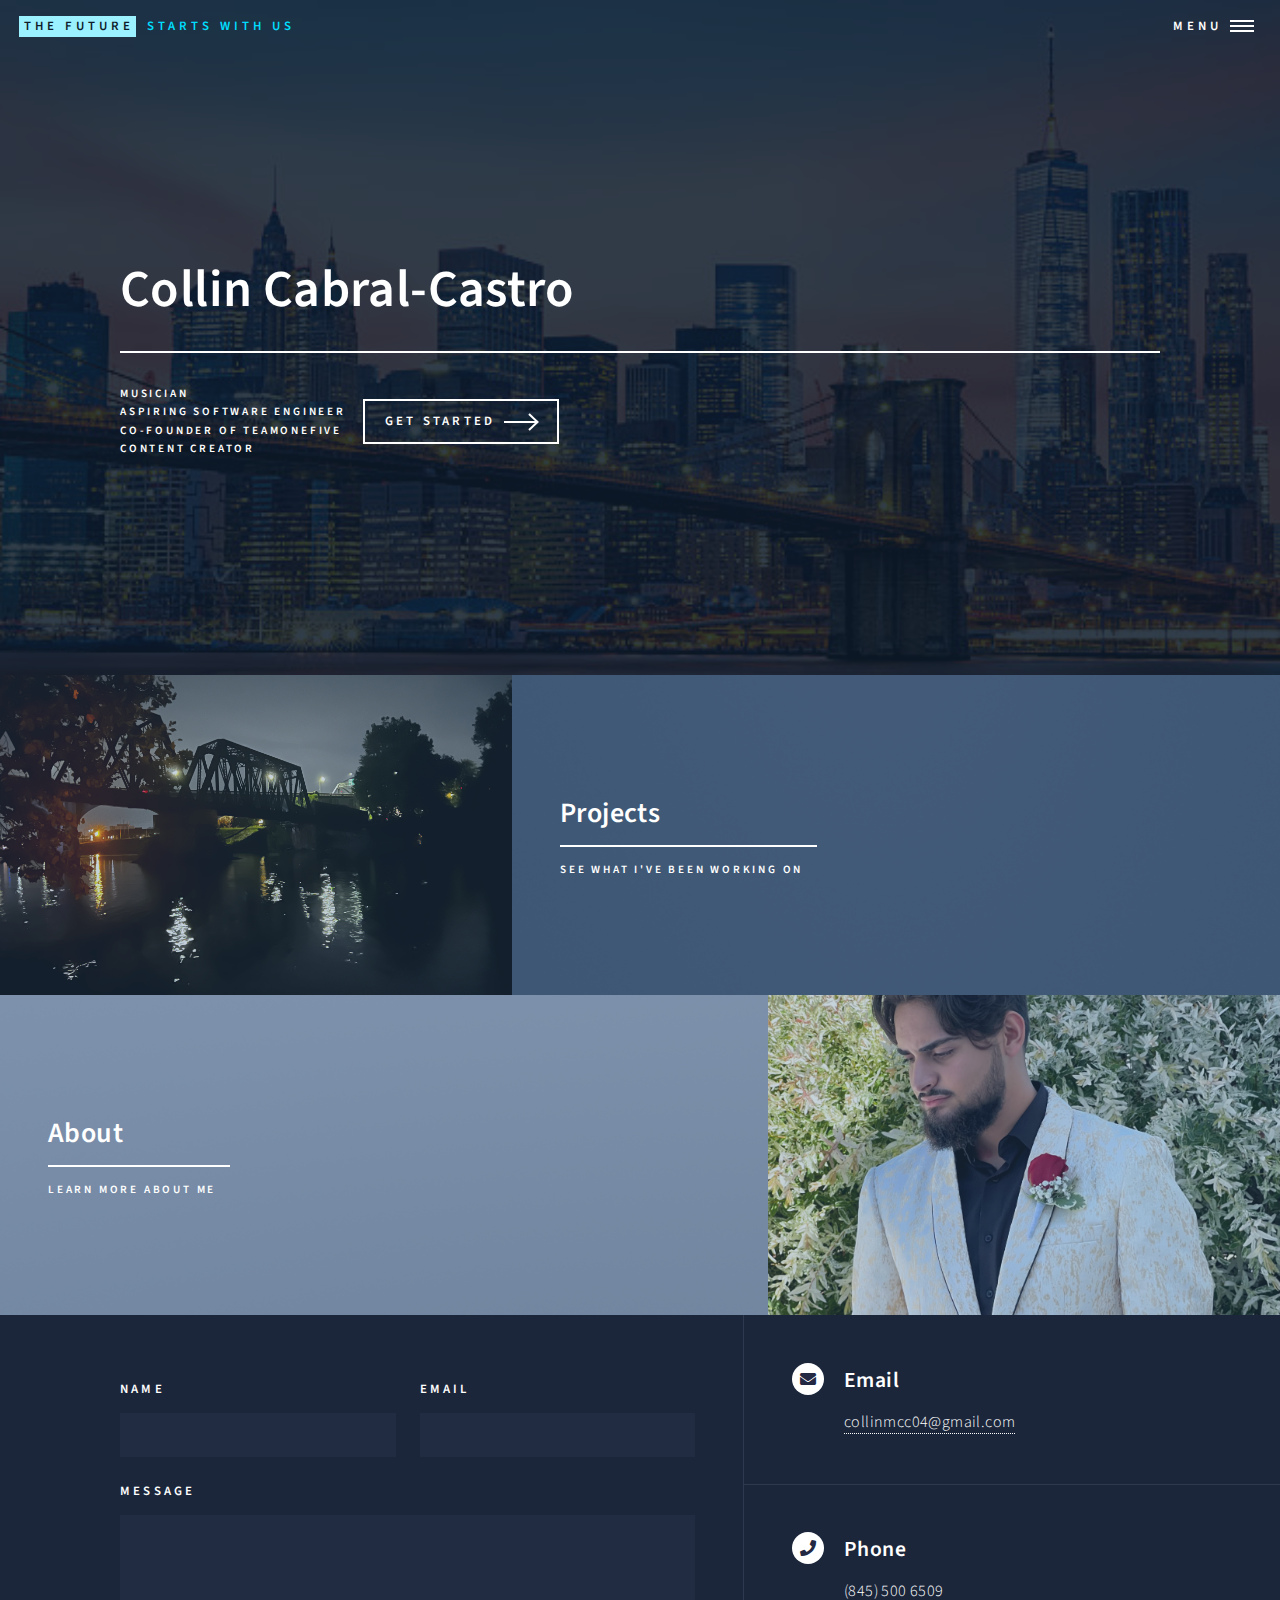
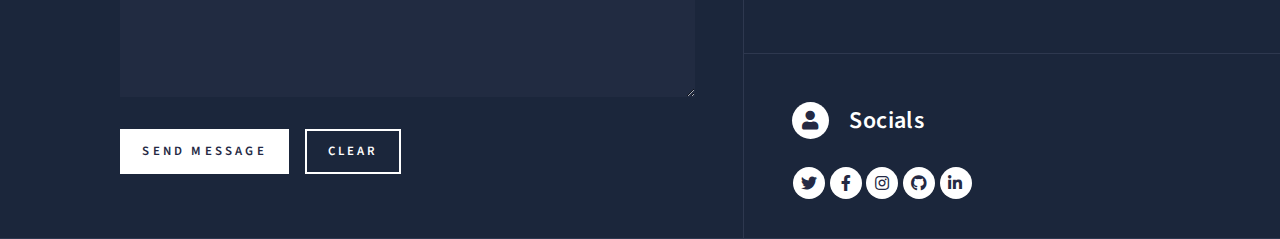
<file: index.html>
<!DOCTYPE HTML>
<!--
	Forty by HTML5 UP
	html5up.net | @ajlkn
	Free for personal and commercial use under the CCA 3.0 license (html5up.net/license)
-->
<html>
	<head>
		<title>Collin Cabral-Castro</title>
		<link rel="icon" href="images/9_18 (1).jpg">
		<meta charset="utf-8" />
		<meta name="viewport" content="width=device-width, initial-scale=1, user-scalable=no" />
		<link rel="stylesheet" href="assets/css/main.css" />
		<noscript><link rel="stylesheet" href="assets/css/noscript.css" /></noscript>
	</head>
	<body class="is-preload">

		<!-- Wrapper -->
			<div id="wrapper">

				<!-- Header -->
					<header id="header" class="alt">
						<a href="index.html" class="logo"><strong>The Future</strong> <span>starts with us</span></a>
						<nav>
							<a href="#menu">Menu</a>
						</nav>
					</header>

				<!-- Menu -->
					<nav id="menu">
						<ul class="links">
						<ul class="actions stacked">
							<li><a href="index.html" class="button fit">Home</a></li>
						</ul>
							
							<li><a href="projects.html">Projects</a></li>
							<li><a href="about.html">About Me</a></li>
						</ul>
						
					</nav>

				<!-- Banner -->
					<section id="banner" class="major">
						<div class="inner">
							<header class="major">
								<h1>Collin Cabral-Castro</h1>
							</header>
							<div class="content">
								<p> Musician <br>
									Aspiring Software Engineer <br>
									Co-Founder of TeamOneFive <br>
									Content Creator
								</p>
								<ul class="actions">
									<li><a href="#one" class="button next scrolly">Get Started</a></li>
								</ul>
							</div>
						</div>
					</section>

				<!-- Main -->
					<div id="main">

						<!-- One -->
							<section id="one" class="tiles">
								<article>
									<span class="image">
										<img src="images/bridge.jpg" alt="" />
									</span>
									
								</article>
								<article>
									<span class="image">
										<img src="images/pic02.jpg" alt="" />
									</span>
									<header class="major">
										<h3><a href="projects.html" class="link">Projects</a></h3>
										<p>See what I've been working on</p>
									</header>
								</article>
								<article>
									<span class="image">
										<img src="images/pic03.jpg" alt="" />
									</span>
									<header class="major">
										<h3><a href="about.html" class="link">About</a></h3>
										<p>Learn more about me</p>
									</header>
								</article>
								<article>
									<span class="image">
										<img src="images/me1.jpg" alt="" />
									</span>
									
								</article>
								
							</section>

						

					</div>

				<!-- Contact -->
				<section id="contact">
					<div class="inner">
						<section>
							<form method="post" action="#">
								<div class="fields">
									<div class="field half">
										<label for="name">Name</label>
										<input type="text" name="name" id="name" />
									</div>
									<div class="field half">
										<label for="email">Email</label>
										<input type="text" name="email" id="email" />
									</div>
									<div class="field">
										<label for="message">Message</label>
										<textarea name="message" id="message" rows="6"></textarea>
									</div>
								</div>
								<ul class="actions">
									<li><input type="submit" value="Send Message" class="primary" /></li>
									<li><input type="reset" value="Clear" /></li>
								</ul>
							</form>
						</section>
						<section class="split">
							<section>
								<div class="contact-method">
									<span class="icon solid alt fa-envelope"></span>
									<h3>Email</h3>
									<a href="#">collinmcc04@gmail.com</a>
								</div>
							</section>
							<section>
								<div class="contact-method">
									<span class="icon solid alt fa-phone"></span>
									<h3>Phone</h3>
									<span>(845) 500 6509</span>
								</div>
							</section>
							<section>
								<div class="inner">
									<div class="header">
										<span class="icon solid alt fa-user"> </span>
										<h3 style="padding-left: 0.5em;">Socials</h3>
									</div>
									<br>
									<div class="icons">

										<a href="https://twitter.com/CmccProgramming" class="icon brands alt fa-twitter" target="_blank" style="padding-left: 0.075em;">
											<span class="label">Twitter</span>
										</a>
										<a href="https://www.facebook.com/collin.castro.52" class="icon brands alt fa-facebook-f" target="_blank" style="padding-left: 0.075em;">
											<span class="label">Facebook</span>
										</a>
										<a href="https://www.instagram.com/collinmcc04/" class="icon brands alt fa-instagram" target="_blank" style="padding-left: 0.075em;">
											<span class="label">Instagram</span>
										</a>
										<a href="https://github.com/CollinmcCastro" class="icon brands alt fa-github" target="_blank" style="padding-left: 0.075em;">
											<span class="label">GitHub</span>
										</a>
										<a href="https://www.linkedin.com/in/collin-cabral-castro-a272b8210/" class="icon brands alt fa-linkedin-in" target="_blank" style="padding-left: 0.075em;">
											<span class="label">LinkedIn</span>
										</a>
									</div>
								</div>
							</section>
						</section>
					</div>
				</section>
				
			</div>

		<!-- Scripts -->
			<script src="assets/js/jquery.min.js"></script>
			<script src="assets/js/jquery.scrolly.min.js"></script>
			<script src="assets/js/jquery.scrollex.min.js"></script>
			<script src="assets/js/browser.min.js"></script>
			<script src="assets/js/breakpoints.min.js"></script>
			<script src="assets/js/util.js"></script>
			<script src="assets/js/main.js"></script>

	</body>
</html>
</file>
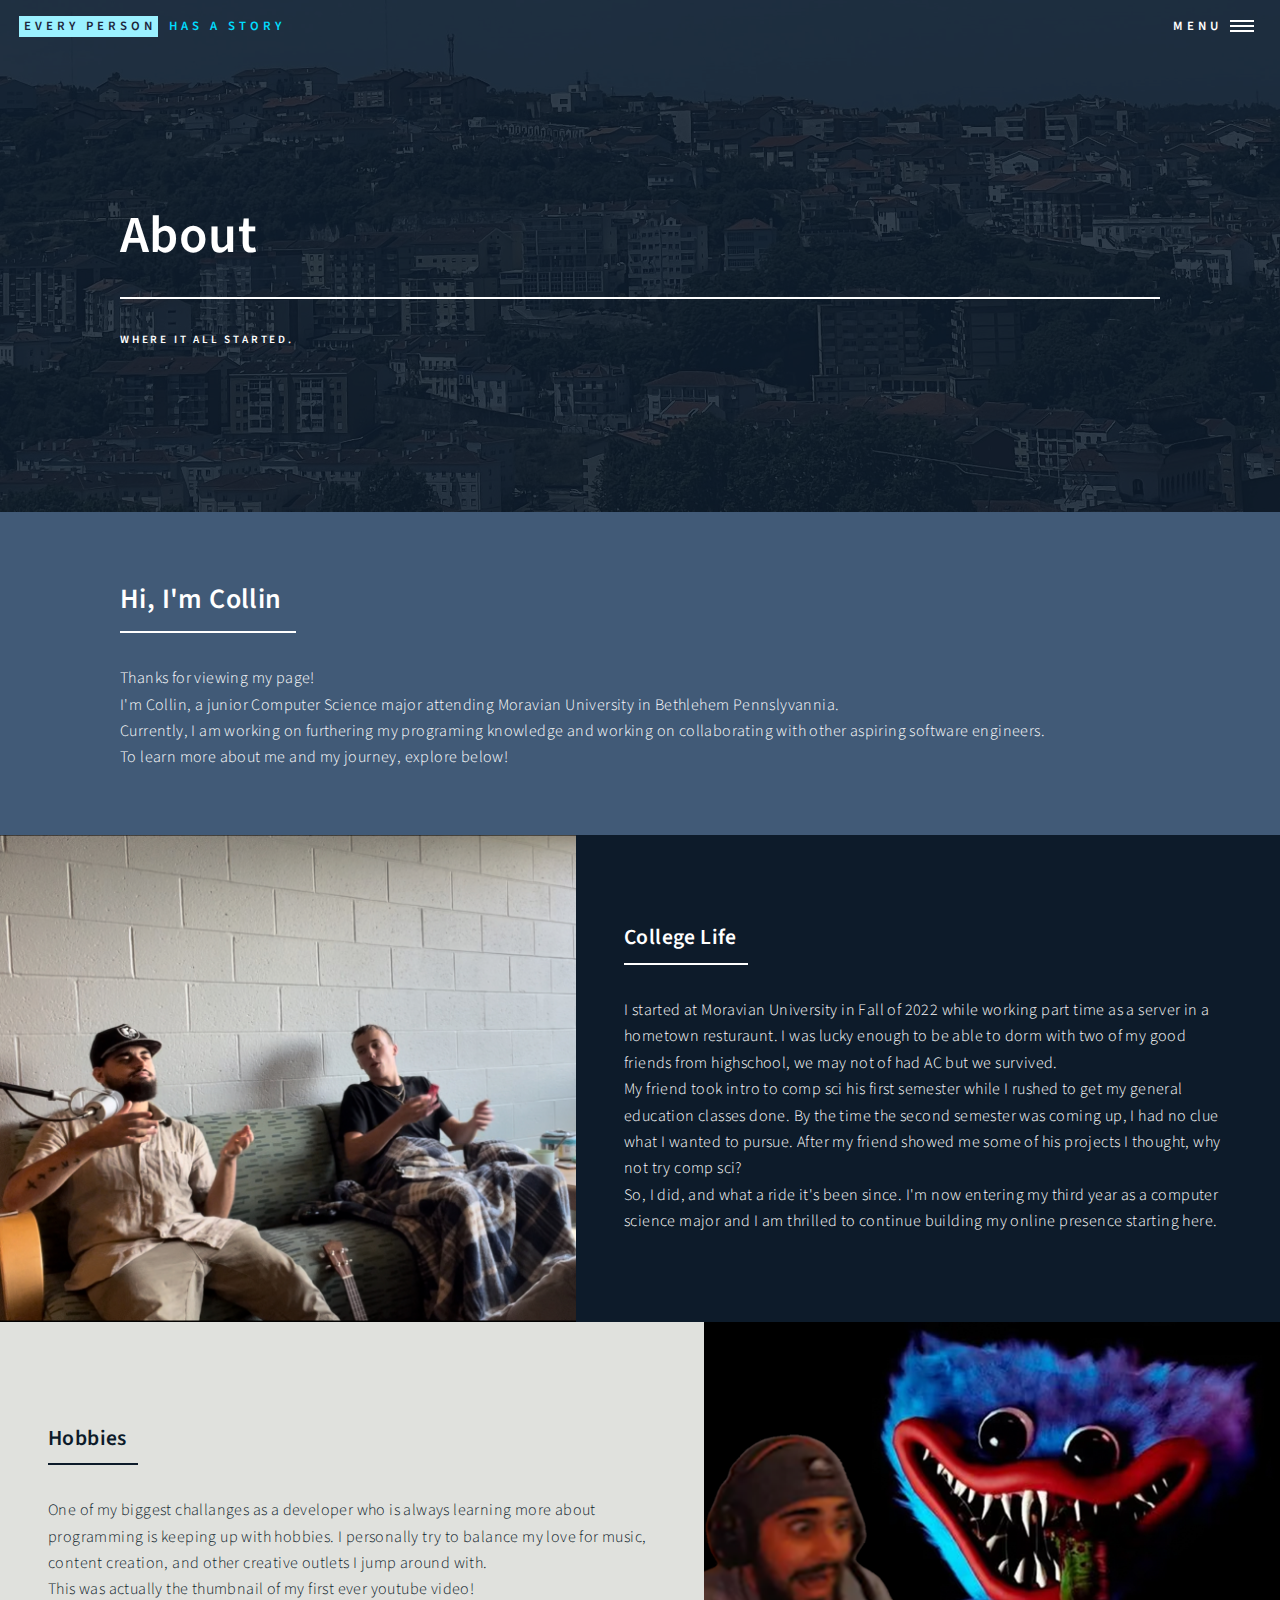
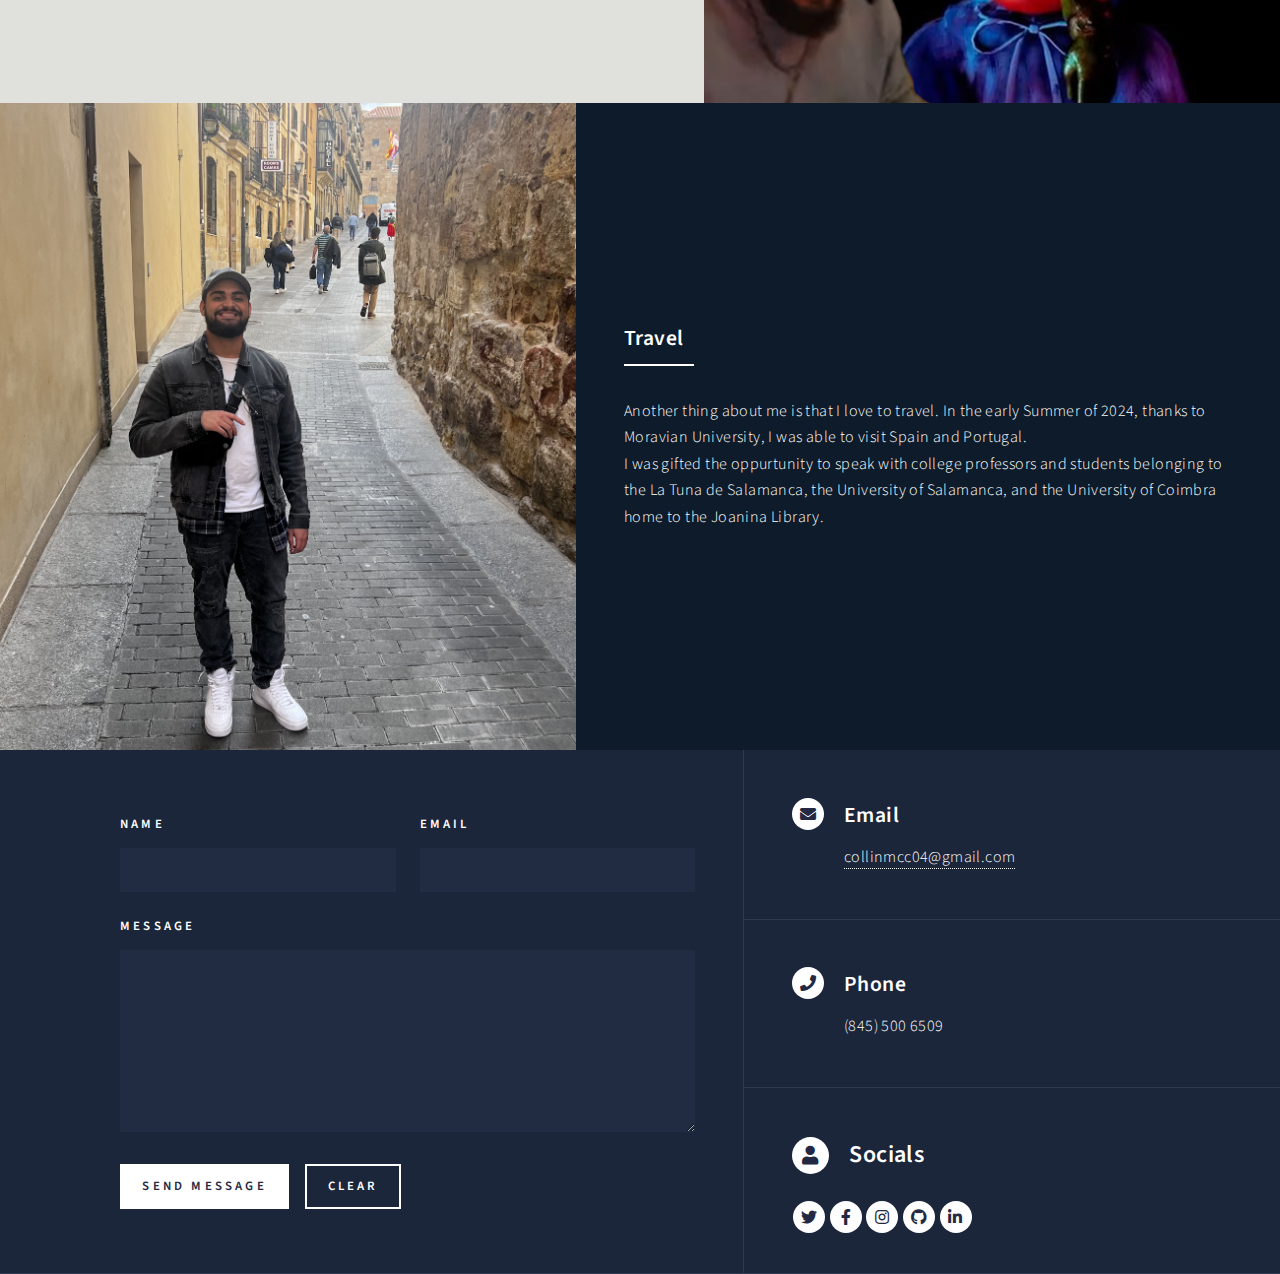
<file: about.html>
<!DOCTYPE HTML>
<!--
	Forty by HTML5 UP
	html5up.net | @ajlkn
	Free for personal and commercial use under the CCA 3.0 license (html5up.net/license)
-->
<html>
	<head>
		<title>AboutPage</title>
		<meta charset="utf-8" />
		<meta name="viewport" content="width=device-width, initial-scale=1, user-scalable=no" />
		<link rel="stylesheet" href="assets/css/main.css" />
		<noscript><link rel="stylesheet" href="assets/css/noscript.css" /></noscript>
	</head>
	<body class="is-preload">

		<!-- Wrapper -->
			<div id="wrapper">

				<!-- Header -->
				<!-- Note: The "styleN" class below should match that of the banner element. -->
					<header id="header" class="alt style2">
						<a href="index.html" class="logo"><strong>Every person</strong> <span>has a story</span></a>
						<nav>
							<a href="#menu">Menu</a>
						</nav>
					</header>

				<!-- Menu -->
				<nav id="menu">
					<ul class="links">
					<ul class="actions stacked">
						<li><a href="index.html" class="button fit">Home</a></li>
					</ul>
						
						<li><a href="projects.html">Projects</a></li>
						<li><a href="about.html">About Me</a></li>
					</ul>
					
				</nav>

				<!-- Banner -->
				<!-- Note: The "styleN" class below should match that of the header element. -->
					<section id="banner" class="style2">
						<div class="inner">
							<span class="image">
								<img src="images/landscape.jpg" alt="" data-position="fit center"/>
							</span>
							<header class="major">
								<h1>About</h1>
							</header>
							<div class="content">
								<p>Where it all started.</p>
							</div>
						</div>
					</section>

				<!-- Main -->
					<div id="main">

						<!-- One -->
							<section id="one">
								<div class="inner">
									<header class="major">
										<h2>Hi, I'm Collin</h2>
									</header>
									<p>Thanks for viewing my page! <br> I'm Collin, a junior Computer Science major attending Moravian University in Bethlehem Pennslyvannia. <br>Currently, I am working on furthering my programing knowledge and working on collaborating with other aspiring software engineers. <br>To learn more about me and my journey, explore below!</p>
								</div>
							</section>

						<!-- Two -->
							<section id="two" class="spotlights">
								<section>
									<a class="image">
										<img src="images/IMG_3566.jpg" alt="" data-position="center center" />
									</a>
									<div class="content">
										<div class="inner">
											<header class="major">
												<h3>College Life</h3>
											</header>
											<p>I started at Moravian University in Fall of 2022 while working part time as a server in a hometown resturaunt. I was lucky enough to be able to dorm with two of my good friends from highschool, we may not of had AC but we survived. <br>
											My friend took intro to comp sci his first semester while I rushed to get my general education classes done. By the time the second semester was coming up, I had no clue what I wanted to pursue. After my friend showed me some of his projects I thought, why not try comp sci? <br>
											So, I did, and what a ride it's been since. I'm now entering my third year as a computer science major and I am thrilled to continue building my online presence starting here.</p>
											
										</div>
									</div>
								</section>
								<section>
									<a class="image">
										<img src="images/YT1.png" alt="" data-position="top center" />
									</a>
									<div class="content" style="color: #0D1B2A;">
										<div class="inner" >
											<header class="minor">
												<h3 style="color: #0D1B2A;">Hobbies</h3>
											</header>
											<p>One of my biggest challanges as a developer who is always learning more about programming is keeping up with hobbies. I personally try to balance my love for music, content creation, and other creative outlets I jump around with. <br>
											This was actually the thumbnail of my first ever youtube video!</p>
											
										</div>
									</div>
								</section>
								<section>
									<a class="image">
										<img src="images/IMG_3119.jpg" alt="" data-position="25% 25%" />
									</a>
									<div class="content">
										<div class="inner">
											<header class="major">
												<h3>Travel</h3>
											</header>
											<p>Another thing about me is that I love to travel. In the early Summer of 2024, thanks to Moravian University, I was able to visit Spain and Portugal. <br> I was gifted the oppurtunity to speak with college professors and students belonging to the La Tuna de Salamanca, the University of Salamanca, and the University of Coimbra home to the Joanina Library.
											</p>
											
										</div>
									</div>
								</section>
							</section>

						<!-- Three -->
							<!-- <section id="three">
								<div class="inner">
									<header class="major">
										<h2>Massa libero</h2>
									</header>
									<p>Nullam et orci eu lorem consequat tincidunt vivamus et sagittis libero. Mauris aliquet magna magna sed nunc rhoncus pharetra. Pellentesque condimentum sem. In efficitur ligula tate urna. Maecenas laoreet massa vel lacinia pellentesque lorem ipsum dolor. Nullam et orci eu lorem consequat tincidunt. Vivamus et sagittis libero. Mauris aliquet magna magna sed nunc rhoncus amet pharetra et feugiat tempus.</p>
									<ul class="actions">
										<li><a href="generic.html" class="button next">Get Started</a></li>
									</ul>
								</div>
							</section> -->

					</div>

				<!-- Contact -->
					<!-- Contact -->
				<section id="contact">
					<div class="inner">
						<section>
							<form method="post" action="#">
								<div class="fields">
									<div class="field half">
										<label for="name">Name</label>
										<input type="text" name="name" id="name" />
									</div>
									<div class="field half">
										<label for="email">Email</label>
										<input type="text" name="email" id="email" />
									</div>
									<div class="field">
										<label for="message">Message</label>
										<textarea name="message" id="message" rows="6"></textarea>
									</div>
								</div>
								<ul class="actions">
									<li><input type="submit" value="Send Message" class="primary" /></li>
									<li><input type="reset" value="Clear" /></li>
								</ul>
							</form>
						</section>
						<section class="split">
							<section>
								<div class="contact-method">
									<span class="icon solid alt fa-envelope"></span>
									<h3>Email</h3>
									<a href="#">collinmcc04@gmail.com</a>
								</div>
							</section>
							<section>
								<div class="contact-method">
									<span class="icon solid alt fa-phone"></span>
									<h3>Phone</h3>
									<span>(845) 500 6509</span>
								</div>
							</section>
							<section>
								<div class="inner">
									<div class="header">
										<span class="icon solid alt fa-user"> </span>
										<h3 style="padding-left: 0.5em;">Socials</h3>
									</div>
									<br>
									<div class="icons">

										<a href="https://twitter.com/CmccProgramming" class="icon brands alt fa-twitter" target="_blank" style="padding-left: 0.075em;">
											<span class="label">Twitter</span>
										</a>
										<a href="https://www.facebook.com/collin.castro.52" class="icon brands alt fa-facebook-f" target="_blank" style="padding-left: 0.075em;">
											<span class="label">Facebook</span>
										</a>
										<a href="https://www.instagram.com/collinmcc04/" class="icon brands alt fa-instagram" target="_blank" style="padding-left: 0.075em;">
											<span class="label">Instagram</span>
										</a>
										<a href="https://github.com/CollinmcCastro" class="icon brands alt fa-github" target="_blank" style="padding-left: 0.075em;">
											<span class="label">GitHub</span>
										</a>
										<a href="https://www.linkedin.com/in/collin-cabral-castro-a272b8210/" class="icon brands alt fa-linkedin-in" target="_blank" style="padding-left: 0.075em;">
											<span class="label">LinkedIn</span>
										</a>
									</div>
								</div>
							</section>
						</section>
					</div>
				</section>
				
			</div>

			</div>

		<!-- Scripts -->
			<script src="assets/js/jquery.min.js"></script>
			<script src="assets/js/jquery.scrolly.min.js"></script>
			<script src="assets/js/jquery.scrollex.min.js"></script>
			<script src="assets/js/browser.min.js"></script>
			<script src="assets/js/breakpoints.min.js"></script>
			<script src="assets/js/util.js"></script>
			<script src="assets/js/main.js"></script>

	</body>
</html>
</file>
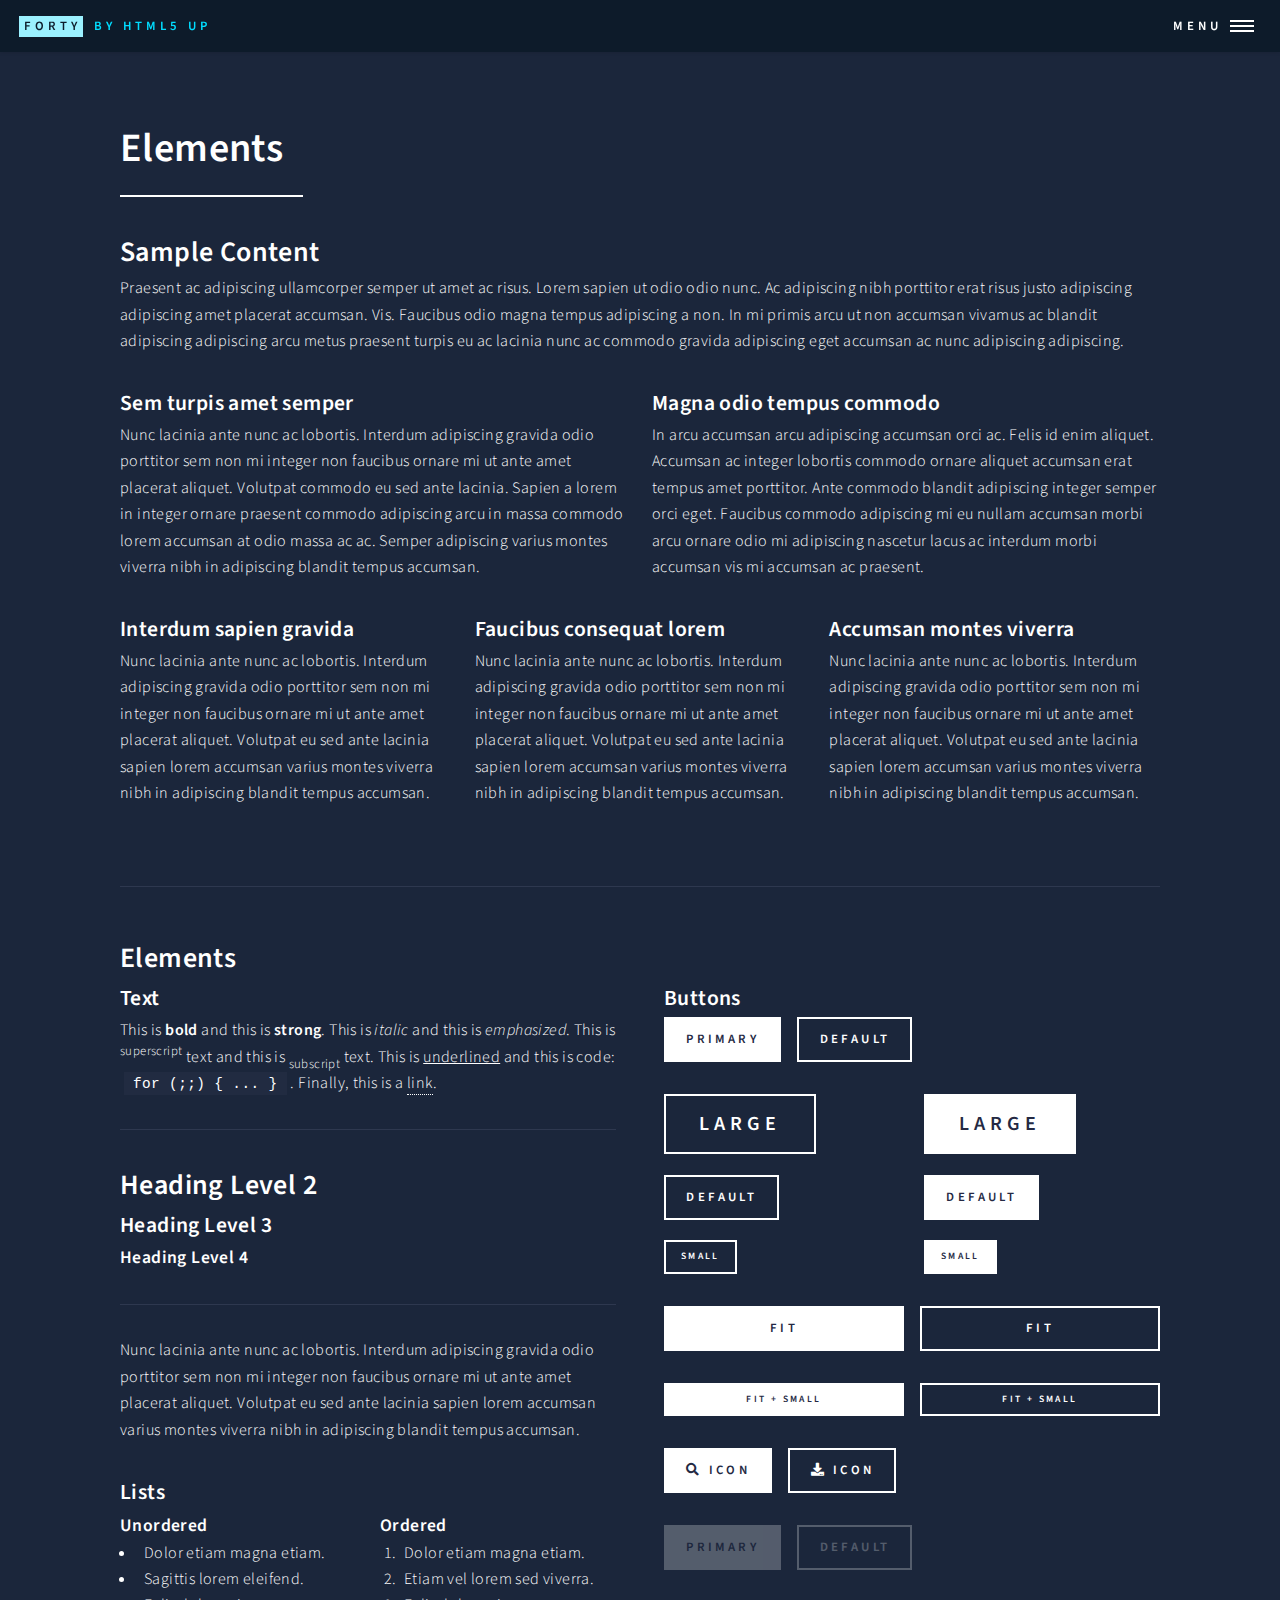
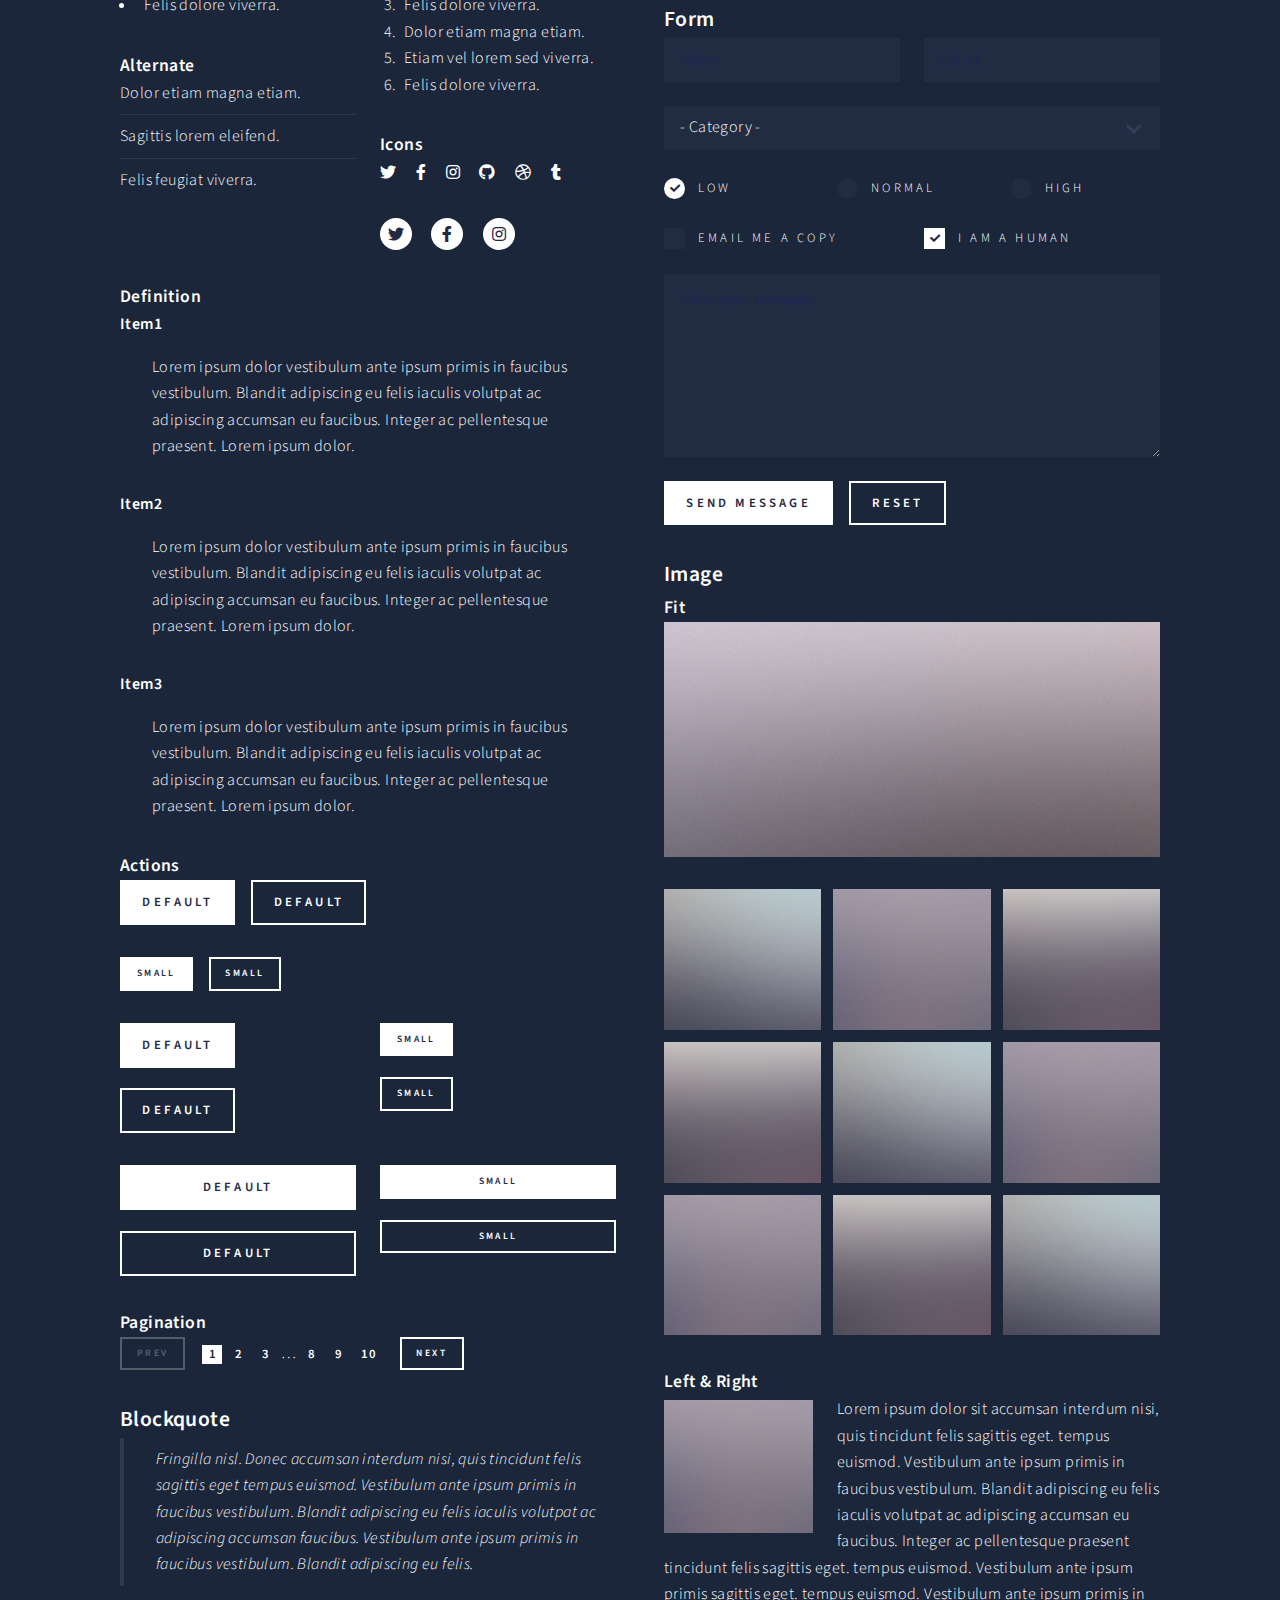
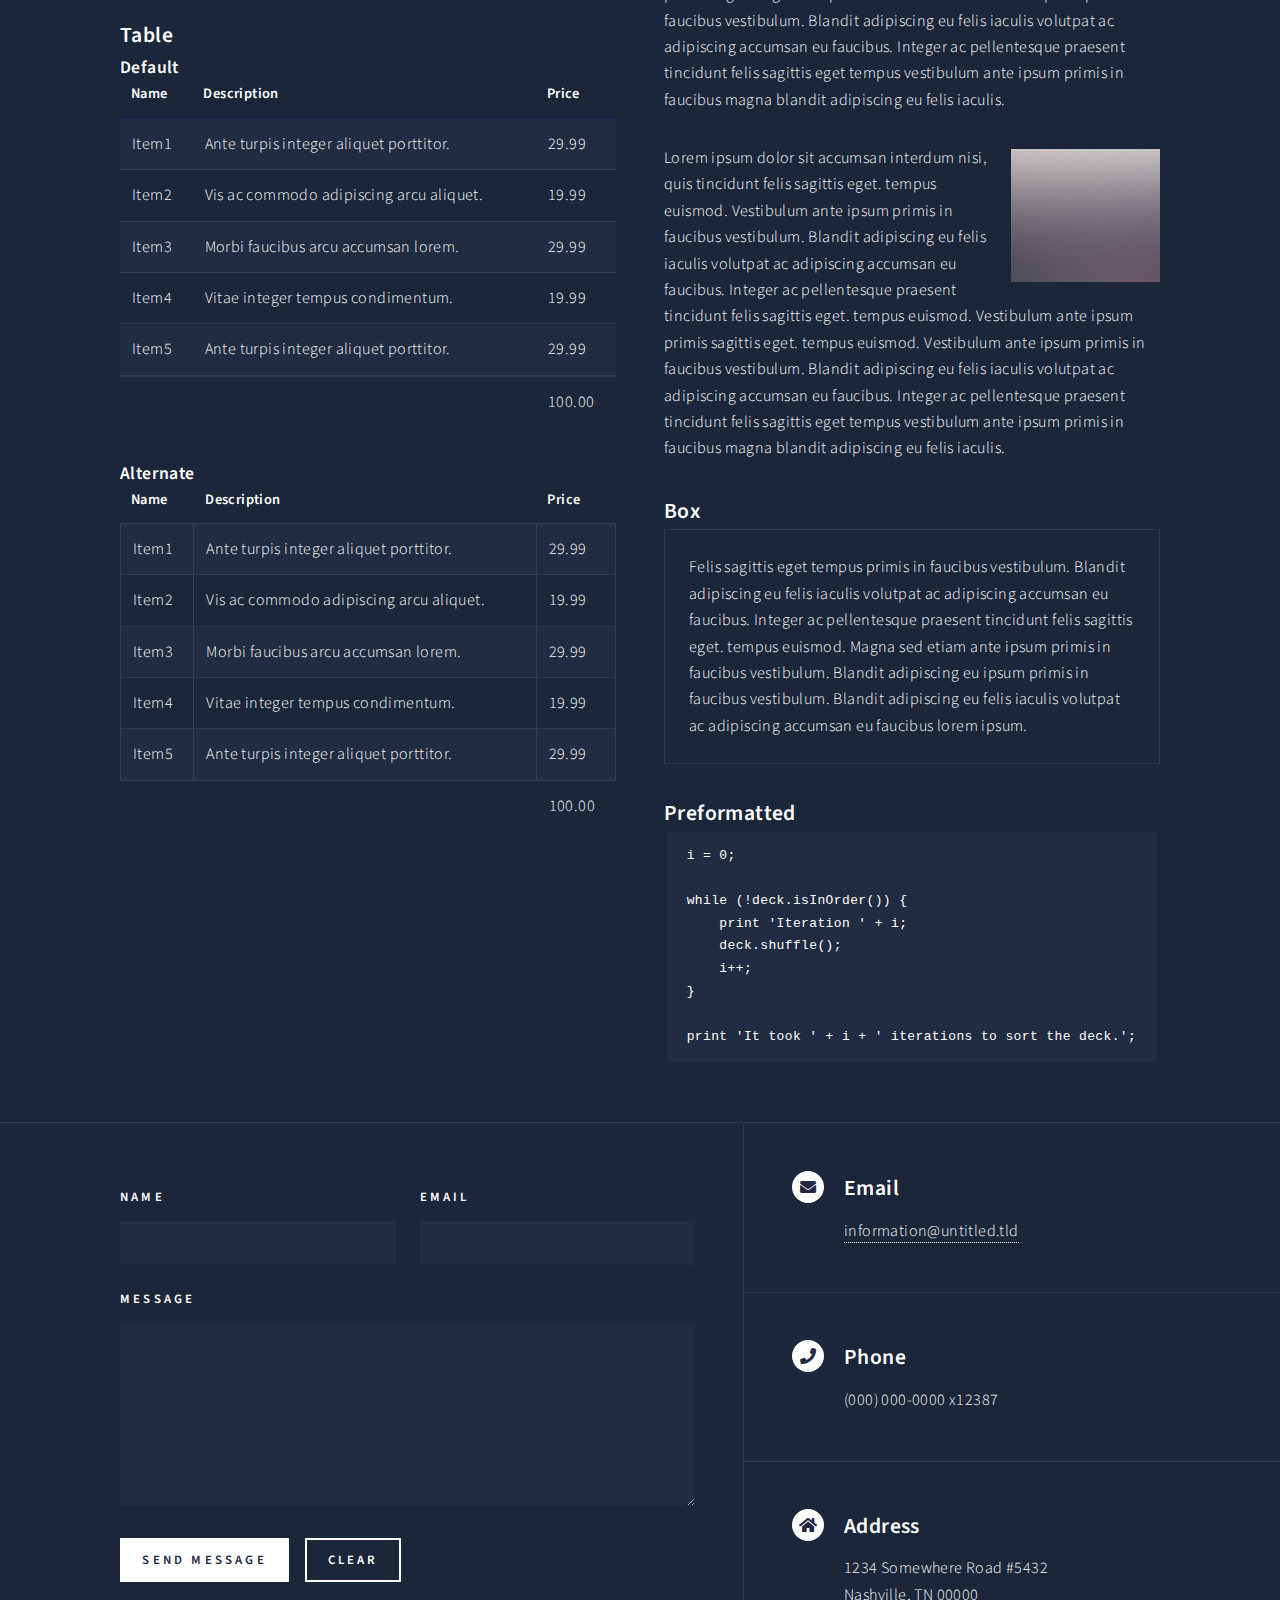
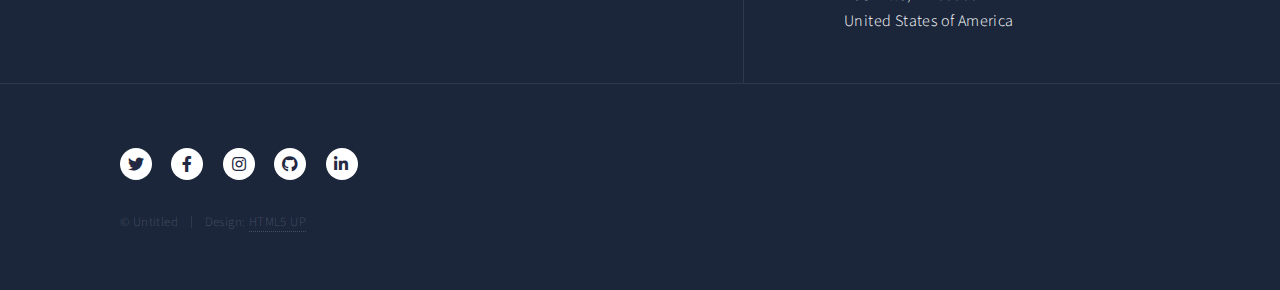
<file: elements.html>
<!DOCTYPE HTML>
<!--
	Forty by HTML5 UP
	html5up.net | @ajlkn
	Free for personal and commercial use under the CCA 3.0 license (html5up.net/license)
-->
<html>
	<head>
		<title>Elements - Forty by HTML5 UP</title>
		<meta charset="utf-8" />
		<meta name="viewport" content="width=device-width, initial-scale=1, user-scalable=no" />
		<link rel="stylesheet" href="assets/css/main.css" />
		<noscript><link rel="stylesheet" href="assets/css/noscript.css" /></noscript>
	</head>
	<body class="is-preload">

		<!-- Wrapper -->
			<div id="wrapper">

				<!-- Header -->
					<header id="header">
						<a href="index.html" class="logo"><strong>Forty</strong> <span>by HTML5 UP</span></a>
						<nav>
							<a href="#menu">Menu</a>
						</nav>
					</header>

				<!-- Menu -->
					<nav id="menu">
						<ul class="links">
							<li><a href="index.html">Home</a></li>
							<li><a href="landing.html">Landing</a></li>
							<li><a href="generic.html">Generic</a></li>
							<li><a href="elements.html">Elements</a></li>
						</ul>
						<ul class="actions stacked">
							<li><a href="#" class="button primary fit">Get Started</a></li>
							<li><a href="#" class="button fit">Log In</a></li>
						</ul>
					</nav>

				<!-- Main -->
					<div id="main" class="alt">

						<!-- One -->
							<section id="one">
								<div class="inner">
									<header class="major">
										<h1>Elements</h1>
									</header>

									<!-- Content -->
										<h2 id="content">Sample Content</h2>
										<p>Praesent ac adipiscing ullamcorper semper ut amet ac risus. Lorem sapien ut odio odio nunc. Ac adipiscing nibh porttitor erat risus justo adipiscing adipiscing amet placerat accumsan. Vis. Faucibus odio magna tempus adipiscing a non. In mi primis arcu ut non accumsan vivamus ac blandit adipiscing adipiscing arcu metus praesent turpis eu ac lacinia nunc ac commodo gravida adipiscing eget accumsan ac nunc adipiscing adipiscing.</p>
										<div class="row">
											<div class="col-6 col-12-small">
												<h3>Sem turpis amet semper</h3>
												<p>Nunc lacinia ante nunc ac lobortis. Interdum adipiscing gravida odio porttitor sem non mi integer non faucibus ornare mi ut ante amet placerat aliquet. Volutpat commodo eu sed ante lacinia. Sapien a lorem in integer ornare praesent commodo adipiscing arcu in massa commodo lorem accumsan at odio massa ac ac. Semper adipiscing varius montes viverra nibh in adipiscing blandit tempus accumsan.</p>
											</div>
											<div class="col-6 col-12-small">
												<h3>Magna odio tempus commodo</h3>
												<p>In arcu accumsan arcu adipiscing accumsan orci ac. Felis id enim aliquet. Accumsan ac integer lobortis commodo ornare aliquet accumsan erat tempus amet porttitor. Ante commodo blandit adipiscing integer semper orci eget. Faucibus commodo adipiscing mi eu nullam accumsan morbi arcu ornare odio mi adipiscing nascetur lacus ac interdum morbi accumsan vis mi accumsan ac praesent.</p>
											</div>
											<!-- Break -->
											<div class="col-4 col-12-medium">
												<h3>Interdum sapien gravida</h3>
												<p>Nunc lacinia ante nunc ac lobortis. Interdum adipiscing gravida odio porttitor sem non mi integer non faucibus ornare mi ut ante amet placerat aliquet. Volutpat eu sed ante lacinia sapien lorem accumsan varius montes viverra nibh in adipiscing blandit tempus accumsan.</p>
											</div>
											<div class="col-4 col-12-medium">
												<h3>Faucibus consequat lorem</h3>
												<p>Nunc lacinia ante nunc ac lobortis. Interdum adipiscing gravida odio porttitor sem non mi integer non faucibus ornare mi ut ante amet placerat aliquet. Volutpat eu sed ante lacinia sapien lorem accumsan varius montes viverra nibh in adipiscing blandit tempus accumsan.</p>
											</div>
											<div class="col-4 col-12-medium">
												<h3>Accumsan montes viverra</h3>
												<p>Nunc lacinia ante nunc ac lobortis. Interdum adipiscing gravida odio porttitor sem non mi integer non faucibus ornare mi ut ante amet placerat aliquet. Volutpat eu sed ante lacinia sapien lorem accumsan varius montes viverra nibh in adipiscing blandit tempus accumsan.</p>
											</div>
										</div>

									<hr class="major" />

									<!-- Elements -->
										<h2 id="elements">Elements</h2>
										<div class="row gtr-200">
											<div class="col-6 col-12-medium">

												<!-- Text stuff -->
													<h3>Text</h3>
													<p>This is <b>bold</b> and this is <strong>strong</strong>. This is <i>italic</i> and this is <em>emphasized</em>.
													This is <sup>superscript</sup> text and this is <sub>subscript</sub> text.
													This is <u>underlined</u> and this is code: <code>for (;;) { ... }</code>.
													Finally, this is a <a href="#">link</a>.</p>
													<hr />
													<h2>Heading Level 2</h2>
													<h3>Heading Level 3</h3>
													<h4>Heading Level 4</h4>
													<hr />
													<p>Nunc lacinia ante nunc ac lobortis. Interdum adipiscing gravida odio porttitor sem non mi integer non faucibus ornare mi ut ante amet placerat aliquet. Volutpat eu sed ante lacinia sapien lorem accumsan varius montes viverra nibh in adipiscing blandit tempus accumsan.</p>

												<!-- Lists -->
													<h3>Lists</h3>
													<div class="row">
														<div class="col-6 col-12-small">

															<h4>Unordered</h4>
															<ul>
																<li>Dolor etiam magna etiam.</li>
																<li>Sagittis lorem eleifend.</li>
																<li>Felis dolore viverra.</li>
															</ul>

															<h4>Alternate</h4>
															<ul class="alt">
																<li>Dolor etiam magna etiam.</li>
																<li>Sagittis lorem eleifend.</li>
																<li>Felis feugiat viverra.</li>
															</ul>

														</div>
														<div class="col-6 col-12-small">

															<h4>Ordered</h4>
															<ol>
																<li>Dolor etiam magna etiam.</li>
																<li>Etiam vel lorem sed viverra.</li>
																<li>Felis dolore viverra.</li>
																<li>Dolor etiam magna etiam.</li>
																<li>Etiam vel lorem sed viverra.</li>
																<li>Felis dolore viverra.</li>
															</ol>

															<h4>Icons</h4>
															<ul class="icons">
																<li><a href="#" class="icon brands fa-twitter"><span class="label">Twitter</span></a></li>
																<li><a href="#" class="icon brands fa-facebook-f"><span class="label">Facebook</span></a></li>
																<li><a href="#" class="icon brands fa-instagram"><span class="label">Instagram</span></a></li>
																<li><a href="#" class="icon brands fa-github"><span class="label">Github</span></a></li>
																<li><a href="#" class="icon brands fa-dribbble"><span class="label">Dribbble</span></a></li>
																<li><a href="#" class="icon brands fa-tumblr"><span class="label">Tumblr</span></a></li>
															</ul>
															<ul class="icons">
																<li><a href="#" class="icon brands alt fa-twitter"><span class="label">Twitter</span></a></li>
																<li><a href="#" class="icon brands alt fa-facebook-f"><span class="label">Facebook</span></a></li>
																<li><a href="#" class="icon brands alt fa-instagram"><span class="label">Instagram</span></a></li>
															</ul>

														</div>
													</div>
													<h4>Definition</h4>
													<dl>
														<dt>Item1</dt>
														<dd>
															<p>Lorem ipsum dolor vestibulum ante ipsum primis in faucibus vestibulum. Blandit adipiscing eu felis iaculis volutpat ac adipiscing accumsan eu faucibus. Integer ac pellentesque praesent. Lorem ipsum dolor.</p>
														</dd>
														<dt>Item2</dt>
														<dd>
															<p>Lorem ipsum dolor vestibulum ante ipsum primis in faucibus vestibulum. Blandit adipiscing eu felis iaculis volutpat ac adipiscing accumsan eu faucibus. Integer ac pellentesque praesent. Lorem ipsum dolor.</p>
														</dd>
														<dt>Item3</dt>
														<dd>
															<p>Lorem ipsum dolor vestibulum ante ipsum primis in faucibus vestibulum. Blandit adipiscing eu felis iaculis volutpat ac adipiscing accumsan eu faucibus. Integer ac pellentesque praesent. Lorem ipsum dolor.</p>
														</dd>
													</dl>

													<h4>Actions</h4>
													<ul class="actions">
														<li><a href="#" class="button primary">Default</a></li>
														<li><a href="#" class="button">Default</a></li>
													</ul>
													<ul class="actions small">
														<li><a href="#" class="button primary small">Small</a></li>
														<li><a href="#" class="button small">Small</a></li>
													</ul>
													<div class="row">
														<div class="col-6 col-12-small">
															<ul class="actions stacked">
																<li><a href="#" class="button primary">Default</a></li>
																<li><a href="#" class="button">Default</a></li>
															</ul>
														</div>
														<div class="col-6 col-12-small">
															<ul class="actions stacked">
																<li><a href="#" class="button primary small">Small</a></li>
																<li><a href="#" class="button small">Small</a></li>
															</ul>
														</div>
														<div class="col-6 col-12-small">
															<ul class="actions stacked">
																<li><a href="#" class="button primary fit">Default</a></li>
																<li><a href="#" class="button fit">Default</a></li>
															</ul>
														</div>
														<div class="col-6 col-12-small">
															<ul class="actions stacked">
																<li><a href="#" class="button primary small fit">Small</a></li>
																<li><a href="#" class="button small fit">Small</a></li>
															</ul>
														</div>
													</div>

													<h4>Pagination</h4>
													<ul class="pagination">
														<li><span class="button small disabled">Prev</span></li>
														<li><a href="#" class="page active">1</a></li>
														<li><a href="#" class="page">2</a></li>
														<li><a href="#" class="page">3</a></li>
														<li><span>&hellip;</span></li>
														<li><a href="#" class="page">8</a></li>
														<li><a href="#" class="page">9</a></li>
														<li><a href="#" class="page">10</a></li>
														<li><a href="#" class="button small">Next</a></li>
													</ul>

												<!-- Blockquote -->
													<h3>Blockquote</h3>
													<blockquote>Fringilla nisl. Donec accumsan interdum nisi, quis tincidunt felis sagittis eget tempus euismod. Vestibulum ante ipsum primis in faucibus vestibulum. Blandit adipiscing eu felis iaculis volutpat ac adipiscing accumsan faucibus. Vestibulum ante ipsum primis in faucibus vestibulum. Blandit adipiscing eu felis.</blockquote>

												<!-- Table -->
													<h3>Table</h3>

													<h4>Default</h4>
													<div class="table-wrapper">
														<table>
															<thead>
																<tr>
																	<th>Name</th>
																	<th>Description</th>
																	<th>Price</th>
																</tr>
															</thead>
															<tbody>
																<tr>
																	<td>Item1</td>
																	<td>Ante turpis integer aliquet porttitor.</td>
																	<td>29.99</td>
																</tr>
																<tr>
																	<td>Item2</td>
																	<td>Vis ac commodo adipiscing arcu aliquet.</td>
																	<td>19.99</td>
																</tr>
																<tr>
																	<td>Item3</td>
																	<td> Morbi faucibus arcu accumsan lorem.</td>
																	<td>29.99</td>
																</tr>
																<tr>
																	<td>Item4</td>
																	<td>Vitae integer tempus condimentum.</td>
																	<td>19.99</td>
																</tr>
																<tr>
																	<td>Item5</td>
																	<td>Ante turpis integer aliquet porttitor.</td>
																	<td>29.99</td>
																</tr>
															</tbody>
															<tfoot>
																<tr>
																	<td colspan="2"></td>
																	<td>100.00</td>
																</tr>
															</tfoot>
														</table>
													</div>

													<h4>Alternate</h4>
													<div class="table-wrapper">
														<table class="alt">
															<thead>
																<tr>
																	<th>Name</th>
																	<th>Description</th>
																	<th>Price</th>
																</tr>
															</thead>
															<tbody>
																<tr>
																	<td>Item1</td>
																	<td>Ante turpis integer aliquet porttitor.</td>
																	<td>29.99</td>
																</tr>
																<tr>
																	<td>Item2</td>
																	<td>Vis ac commodo adipiscing arcu aliquet.</td>
																	<td>19.99</td>
																</tr>
																<tr>
																	<td>Item3</td>
																	<td> Morbi faucibus arcu accumsan lorem.</td>
																	<td>29.99</td>
																</tr>
																<tr>
																	<td>Item4</td>
																	<td>Vitae integer tempus condimentum.</td>
																	<td>19.99</td>
																</tr>
																<tr>
																	<td>Item5</td>
																	<td>Ante turpis integer aliquet porttitor.</td>
																	<td>29.99</td>
																</tr>
															</tbody>
															<tfoot>
																<tr>
																	<td colspan="2"></td>
																	<td>100.00</td>
																</tr>
															</tfoot>
														</table>
													</div>

											</div>
											<div class="col-6 col-12-medium">

												<!-- Buttons -->
													<h3>Buttons</h3>
													<ul class="actions">
														<li><a href="#" class="button primary">Primary</a></li>
														<li><a href="#" class="button">Default</a></li>
													</ul>
													<div class="row">
														<div class="col-6 col-12-xsmall">
															<ul class="actions stacked">
																<li><a href="#" class="button large">Large</a></li>
																<li><a href="#" class="button">Default</a></li>
																<li><a href="#" class="button small">Small</a></li>
															</ul>
														</div>
														<div class="col-6 col-12-xsmall">
															<ul class="actions stacked">
																<li><a href="#" class="button primary large">Large</a></li>
																<li><a href="#" class="button primary">Default</a></li>
																<li><a href="#" class="button primary small">Small</a></li>
															</ul>
														</div>
													</div>
													<ul class="actions fit">
														<li><a href="#" class="button primary fit">Fit</a></li>
														<li><a href="#" class="button fit">Fit</a></li>
													</ul>
													<ul class="actions fit small">
														<li><a href="#" class="button primary fit small">Fit + Small</a></li>
														<li><a href="#" class="button fit small">Fit + Small</a></li>
													</ul>
													<ul class="actions">
														<li><a href="#" class="button primary icon solid fa-search">Icon</a></li>
														<li><a href="#" class="button icon solid fa-download">Icon</a></li>
													</ul>
													<ul class="actions">
														<li><span class="button primary disabled">Primary</span></li>
														<li><span class="button disabled">Default</span></li>
													</ul>

												<!-- Form -->
													<h3>Form</h3>

													<form method="post" action="#">
														<div class="row gtr-uniform">
															<div class="col-6 col-12-xsmall">
																<input type="text" name="demo-name" id="demo-name" value="" placeholder="Name" />
															</div>
															<div class="col-6 col-12-xsmall">
																<input type="email" name="demo-email" id="demo-email" value="" placeholder="Email" />
															</div>
															<!-- Break -->
															<div class="col-12">
																<select name="demo-category" id="demo-category">
																	<option value="">- Category -</option>
																	<option value="1">Manufacturing</option>
																	<option value="1">Shipping</option>
																	<option value="1">Administration</option>
																	<option value="1">Human Resources</option>
																</select>
															</div>
															<!-- Break -->
															<div class="col-4 col-12-small">
																<input type="radio" id="demo-priority-low" name="demo-priority" checked>
																<label for="demo-priority-low">Low</label>
															</div>
															<div class="col-4 col-12-small">
																<input type="radio" id="demo-priority-normal" name="demo-priority">
																<label for="demo-priority-normal">Normal</label>
															</div>
															<div class="col-4 col-12-small">
																<input type="radio" id="demo-priority-high" name="demo-priority">
																<label for="demo-priority-high">High</label>
															</div>
															<!-- Break -->
															<div class="col-6 col-12-small">
																<input type="checkbox" id="demo-copy" name="demo-copy">
																<label for="demo-copy">Email me a copy</label>
															</div>
															<div class="col-6 col-12-small">
																<input type="checkbox" id="demo-human" name="demo-human" checked>
																<label for="demo-human">I am a human</label>
															</div>
															<!-- Break -->
															<div class="col-12">
																<textarea name="demo-message" id="demo-message" placeholder="Enter your message" rows="6"></textarea>
															</div>
															<!-- Break -->
															<div class="col-12">
																<ul class="actions">
																	<li><input type="submit" value="Send Message" class="primary" /></li>
																	<li><input type="reset" value="Reset" /></li>
																</ul>
															</div>
														</div>
													</form>

												<!-- Image -->
													<h3>Image</h3>

													<h4>Fit</h4>
													<span class="image fit"><img src="images/pic03.jpg" alt="" /></span>
													<div class="box alt">
														<div class="row gtr-50 gtr-uniform">
															<div class="col-4"><span class="image fit"><img src="images/pic08.jpg" alt="" /></span></div>
															<div class="col-4"><span class="image fit"><img src="images/pic09.jpg" alt="" /></span></div>
															<div class="col-4"><span class="image fit"><img src="images/pic10.jpg" alt="" /></span></div>
															<!-- Break -->
															<div class="col-4"><span class="image fit"><img src="images/pic10.jpg" alt="" /></span></div>
															<div class="col-4"><span class="image fit"><img src="images/pic08.jpg" alt="" /></span></div>
															<div class="col-4"><span class="image fit"><img src="images/pic09.jpg" alt="" /></span></div>
															<!-- Break -->
															<div class="col-4"><span class="image fit"><img src="images/pic09.jpg" alt="" /></span></div>
															<div class="col-4"><span class="image fit"><img src="images/pic10.jpg" alt="" /></span></div>
															<div class="col-4"><span class="image fit"><img src="images/pic08.jpg" alt="" /></span></div>
														</div>
													</div>

													<h4>Left &amp; Right</h4>
													<p><span class="image left"><img src="images/pic09.jpg" alt="" /></span>Lorem ipsum dolor sit accumsan interdum nisi, quis tincidunt felis sagittis eget. tempus euismod. Vestibulum ante ipsum primis in faucibus vestibulum. Blandit adipiscing eu felis iaculis volutpat ac adipiscing accumsan eu faucibus. Integer ac pellentesque praesent tincidunt felis sagittis eget. tempus euismod. Vestibulum ante ipsum primis sagittis eget. tempus euismod. Vestibulum ante ipsum primis in faucibus vestibulum. Blandit adipiscing eu felis iaculis volutpat ac adipiscing accumsan eu faucibus. Integer ac pellentesque praesent tincidunt felis sagittis eget tempus vestibulum ante ipsum primis in faucibus magna blandit adipiscing eu felis iaculis.</p>
													<p><span class="image right"><img src="images/pic10.jpg" alt="" /></span>Lorem ipsum dolor sit accumsan interdum nisi, quis tincidunt felis sagittis eget. tempus euismod. Vestibulum ante ipsum primis in faucibus vestibulum. Blandit adipiscing eu felis iaculis volutpat ac adipiscing accumsan eu faucibus. Integer ac pellentesque praesent tincidunt felis sagittis eget. tempus euismod. Vestibulum ante ipsum primis sagittis eget. tempus euismod. Vestibulum ante ipsum primis in faucibus vestibulum. Blandit adipiscing eu felis iaculis volutpat ac adipiscing accumsan eu faucibus. Integer ac pellentesque praesent tincidunt felis sagittis eget tempus vestibulum ante ipsum primis in faucibus magna blandit adipiscing eu felis iaculis.</p>

												<!-- Box -->
													<h3>Box</h3>
													<div class="box">
														<p>Felis sagittis eget tempus primis in faucibus vestibulum. Blandit adipiscing eu felis iaculis volutpat ac adipiscing accumsan eu faucibus. Integer ac pellentesque praesent tincidunt felis sagittis eget. tempus euismod. Magna sed etiam ante ipsum primis in faucibus vestibulum. Blandit adipiscing eu ipsum primis in faucibus vestibulum. Blandit adipiscing eu felis iaculis volutpat ac adipiscing accumsan eu faucibus lorem ipsum.</p>
													</div>

												<!-- Preformatted Code -->
													<h3>Preformatted</h3>
													<pre><code>i = 0;

while (!deck.isInOrder()) {
    print 'Iteration ' + i;
    deck.shuffle();
    i++;
}

print 'It took ' + i + ' iterations to sort the deck.';
</code></pre>

											</div>
										</div>

								</div>
							</section>

					</div>

				<!-- Contact -->
					<section id="contact">
						<div class="inner">
							<section>
								<form method="post" action="#">
									<div class="fields">
										<div class="field half">
											<label for="name">Name</label>
											<input type="text" name="name" id="name" />
										</div>
										<div class="field half">
											<label for="email">Email</label>
											<input type="text" name="email" id="email" />
										</div>
										<div class="field">
											<label for="message">Message</label>
											<textarea name="message" id="message" rows="6"></textarea>
										</div>
									</div>
									<ul class="actions">
										<li><input type="submit" value="Send Message" class="primary" /></li>
										<li><input type="reset" value="Clear" /></li>
									</ul>
								</form>
							</section>
							<section class="split">
								<section>
									<div class="contact-method">
										<span class="icon solid alt fa-envelope"></span>
										<h3>Email</h3>
										<a href="#">information@untitled.tld</a>
									</div>
								</section>
								<section>
									<div class="contact-method">
										<span class="icon solid alt fa-phone"></span>
										<h3>Phone</h3>
										<span>(000) 000-0000 x12387</span>
									</div>
								</section>
								<section>
									<div class="contact-method">
										<span class="icon solid alt fa-home"></span>
										<h3>Address</h3>
										<span>1234 Somewhere Road #5432<br />
										Nashville, TN 00000<br />
										United States of America</span>
									</div>
								</section>
							</section>
						</div>
					</section>

				<!-- Footer -->
					<footer id="footer">
						<div class="inner">
							<ul class="icons">
								<li><a href="#" class="icon brands alt fa-twitter"><span class="label">Twitter</span></a></li>
								<li><a href="#" class="icon brands alt fa-facebook-f"><span class="label">Facebook</span></a></li>
								<li><a href="#" class="icon brands alt fa-instagram"><span class="label">Instagram</span></a></li>
								<li><a href="#" class="icon brands alt fa-github"><span class="label">GitHub</span></a></li>
								<li><a href="#" class="icon brands alt fa-linkedin-in"><span class="label">LinkedIn</span></a></li>
							</ul>
							<ul class="copyright">
								<li>&copy; Untitled</li><li>Design: <a href="https://html5up.net">HTML5 UP</a></li>
							</ul>
						</div>
					</footer>

			</div>

		<!-- Scripts -->
			<script src="assets/js/jquery.min.js"></script>
			<script src="assets/js/jquery.scrolly.min.js"></script>
			<script src="assets/js/jquery.scrollex.min.js"></script>
			<script src="assets/js/browser.min.js"></script>
			<script src="assets/js/breakpoints.min.js"></script>
			<script src="assets/js/util.js"></script>
			<script src="assets/js/main.js"></script>

	</body>
</html>
</file>
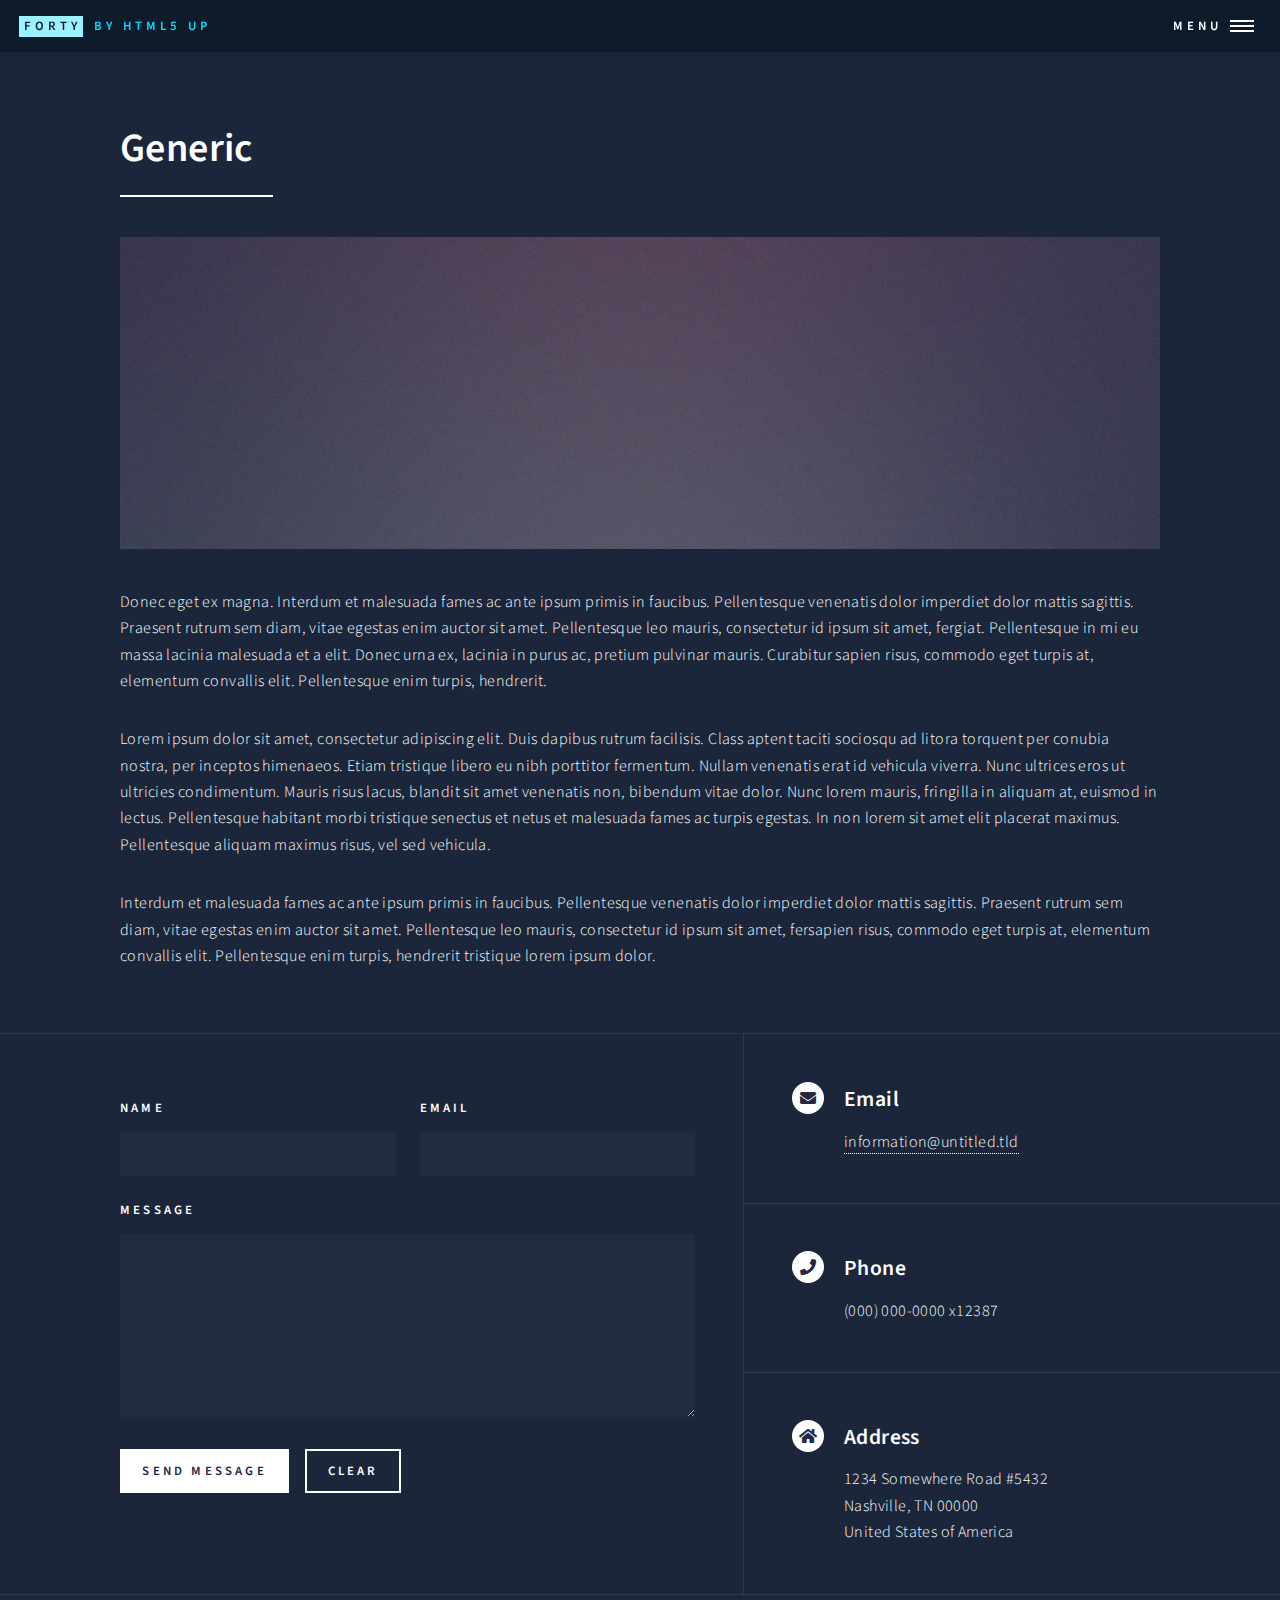
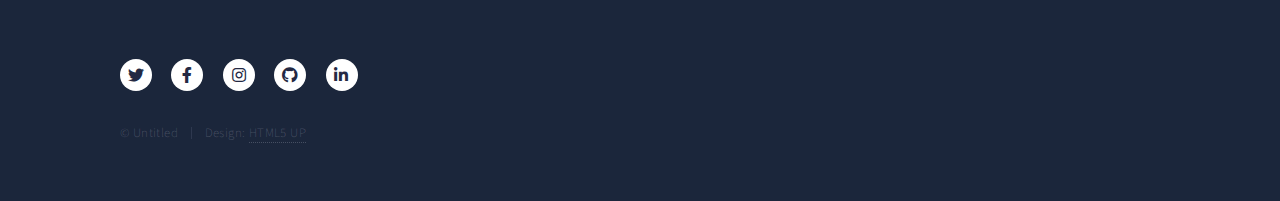
<file: generic.html>
<!DOCTYPE HTML>
<!--
	Forty by HTML5 UP
	html5up.net | @ajlkn
	Free for personal and commercial use under the CCA 3.0 license (html5up.net/license)
-->
<html>
	<head>
		<title>Generic - Forty by HTML5 UP</title>
		<meta charset="utf-8" />
		<meta name="viewport" content="width=device-width, initial-scale=1, user-scalable=no" />
		<link rel="stylesheet" href="assets/css/main.css" />
		<noscript><link rel="stylesheet" href="assets/css/noscript.css" /></noscript>
	</head>
	<body class="is-preload">

		<!-- Wrapper -->
			<div id="wrapper">

				<!-- Header -->
					<header id="header">
						<a href="index.html" class="logo"><strong>Forty</strong> <span>by HTML5 UP</span></a>
						<nav>
							<a href="#menu">Menu</a>
						</nav>
					</header>

				<!-- Menu -->
					<nav id="menu">
						<ul class="links">
							<li><a href="index.html">Home</a></li>
							<li><a href="landing.html">Landing</a></li>
							<li><a href="generic.html">Generic</a></li>
							<li><a href="elements.html">Elements</a></li>
						</ul>
						<ul class="actions stacked">
							<li><a href="#" class="button primary fit">Get Started</a></li>
							<li><a href="#" class="button fit">Log In</a></li>
						</ul>
					</nav>

				<!-- Main -->
					<div id="main" class="alt">

						<!-- One -->
							<section id="one">
								<div class="inner">
									<header class="major">
										<h1>Generic</h1>
									</header>
									<span class="image main"><img src="images/pic11.jpg" alt="" /></span>
									<p>Donec eget ex magna. Interdum et malesuada fames ac ante ipsum primis in faucibus. Pellentesque venenatis dolor imperdiet dolor mattis sagittis. Praesent rutrum sem diam, vitae egestas enim auctor sit amet. Pellentesque leo mauris, consectetur id ipsum sit amet, fergiat. Pellentesque in mi eu massa lacinia malesuada et a elit. Donec urna ex, lacinia in purus ac, pretium pulvinar mauris. Curabitur sapien risus, commodo eget turpis at, elementum convallis elit. Pellentesque enim turpis, hendrerit.</p>
									<p>Lorem ipsum dolor sit amet, consectetur adipiscing elit. Duis dapibus rutrum facilisis. Class aptent taciti sociosqu ad litora torquent per conubia nostra, per inceptos himenaeos. Etiam tristique libero eu nibh porttitor fermentum. Nullam venenatis erat id vehicula viverra. Nunc ultrices eros ut ultricies condimentum. Mauris risus lacus, blandit sit amet venenatis non, bibendum vitae dolor. Nunc lorem mauris, fringilla in aliquam at, euismod in lectus. Pellentesque habitant morbi tristique senectus et netus et malesuada fames ac turpis egestas. In non lorem sit amet elit placerat maximus. Pellentesque aliquam maximus risus, vel sed vehicula.</p>
									<p>Interdum et malesuada fames ac ante ipsum primis in faucibus. Pellentesque venenatis dolor imperdiet dolor mattis sagittis. Praesent rutrum sem diam, vitae egestas enim auctor sit amet. Pellentesque leo mauris, consectetur id ipsum sit amet, fersapien risus, commodo eget turpis at, elementum convallis elit. Pellentesque enim turpis, hendrerit tristique lorem ipsum dolor.</p>
								</div>
							</section>

					</div>

				<!-- Contact -->
					<section id="contact">
						<div class="inner">
							<section>
								<form method="post" action="#">
									<div class="fields">
										<div class="field half">
											<label for="name">Name</label>
											<input type="text" name="name" id="name" />
										</div>
										<div class="field half">
											<label for="email">Email</label>
											<input type="text" name="email" id="email" />
										</div>
										<div class="field">
											<label for="message">Message</label>
											<textarea name="message" id="message" rows="6"></textarea>
										</div>
									</div>
									<ul class="actions">
										<li><input type="submit" value="Send Message" class="primary" /></li>
										<li><input type="reset" value="Clear" /></li>
									</ul>
								</form>
							</section>
							<section class="split">
								<section>
									<div class="contact-method">
										<span class="icon solid alt fa-envelope"></span>
										<h3>Email</h3>
										<a href="#">information@untitled.tld</a>
									</div>
								</section>
								<section>
									<div class="contact-method">
										<span class="icon solid alt fa-phone"></span>
										<h3>Phone</h3>
										<span>(000) 000-0000 x12387</span>
									</div>
								</section>
								<section>
									<div class="contact-method">
										<span class="icon solid alt fa-home"></span>
										<h3>Address</h3>
										<span>1234 Somewhere Road #5432<br />
										Nashville, TN 00000<br />
										United States of America</span>
									</div>
								</section>
							</section>
						</div>
					</section>

				<!-- Footer -->
					<footer id="footer">
						<div class="inner">
							<ul class="icons">
								<li><a href="#" class="icon brands alt fa-twitter"><span class="label">Twitter</span></a></li>
								<li><a href="#" class="icon brands alt fa-facebook-f"><span class="label">Facebook</span></a></li>
								<li><a href="#" class="icon brands alt fa-instagram"><span class="label">Instagram</span></a></li>
								<li><a href="#" class="icon brands alt fa-github"><span class="label">GitHub</span></a></li>
								<li><a href="#" class="icon brands alt fa-linkedin-in"><span class="label">LinkedIn</span></a></li>
							</ul>
							<ul class="copyright">
								<li>&copy; Untitled</li><li>Design: <a href="https://html5up.net">HTML5 UP</a></li>
							</ul>
						</div>
					</footer>

			</div>

		<!-- Scripts -->
			<script src="assets/js/jquery.min.js"></script>
			<script src="assets/js/jquery.scrolly.min.js"></script>
			<script src="assets/js/jquery.scrollex.min.js"></script>
			<script src="assets/js/browser.min.js"></script>
			<script src="assets/js/breakpoints.min.js"></script>
			<script src="assets/js/util.js"></script>
			<script src="assets/js/main.js"></script>

	</body>
</html>
</file>
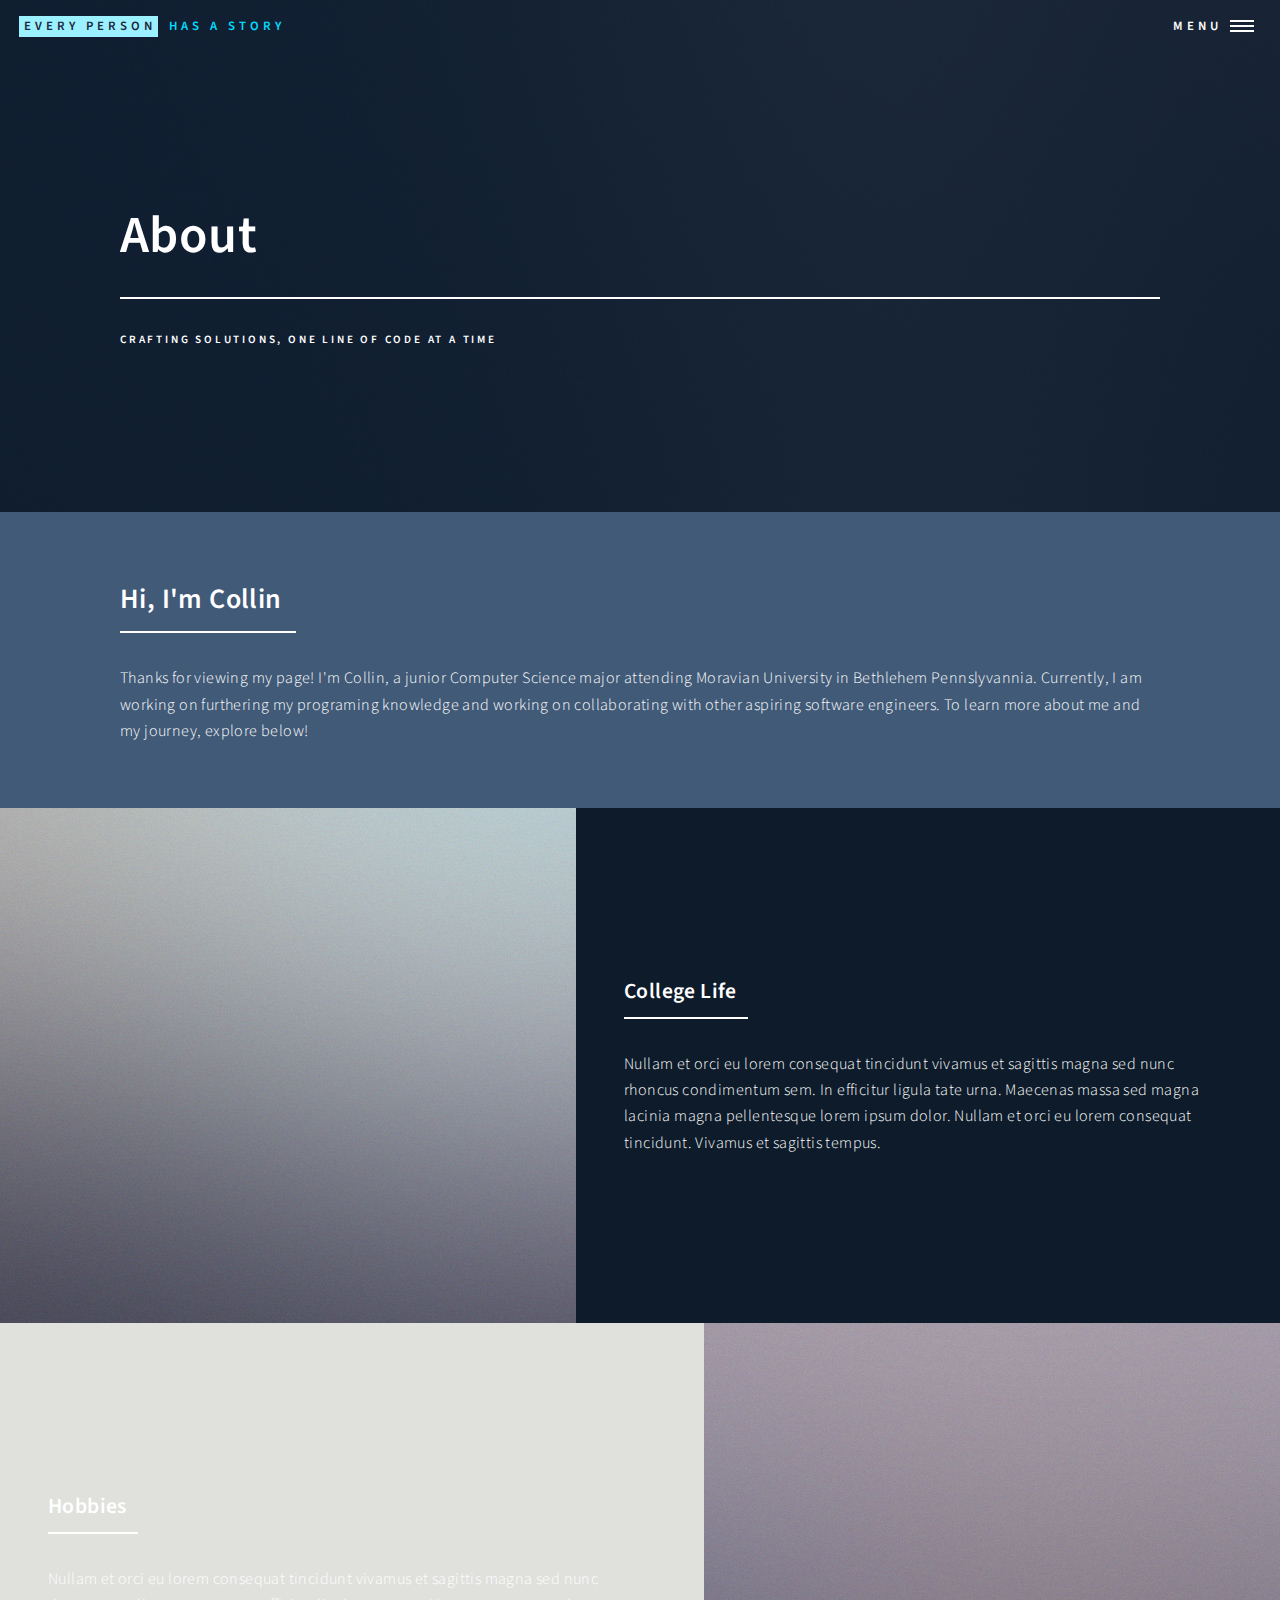
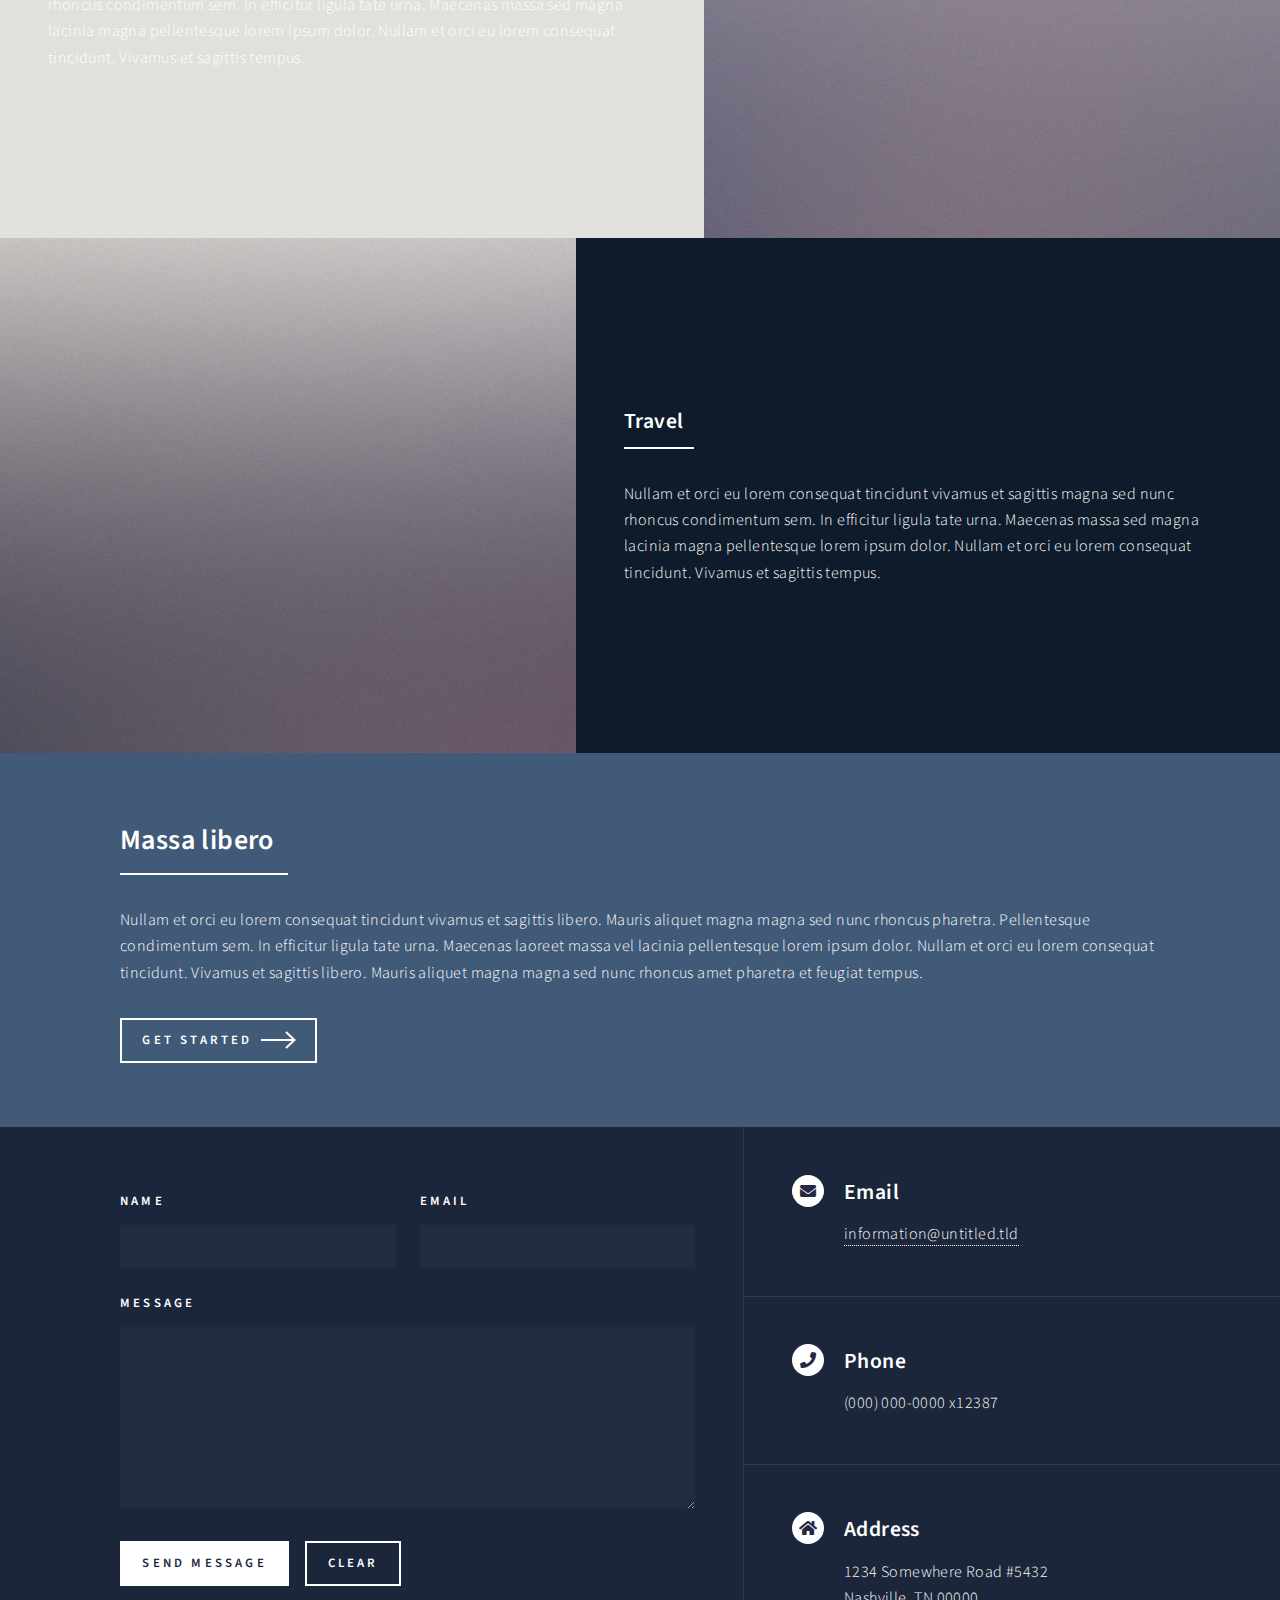
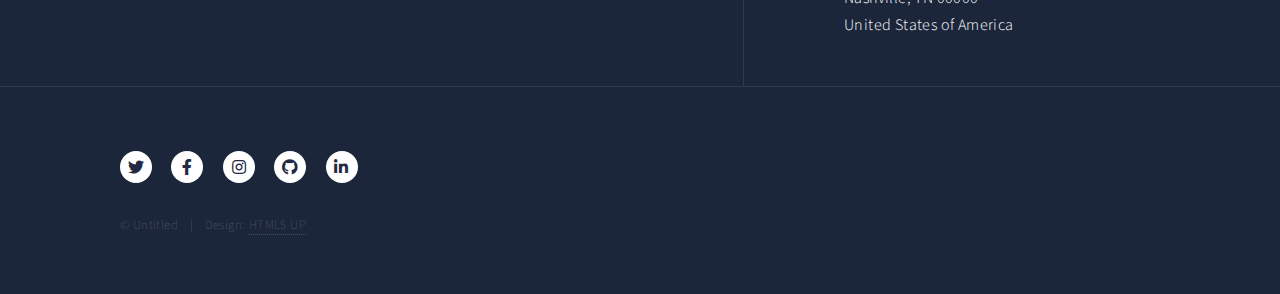
<file: landing.html>
<!DOCTYPE HTML>
<!--
	Forty by HTML5 UP
	html5up.net | @ajlkn
	Free for personal and commercial use under the CCA 3.0 license (html5up.net/license)
-->
<html>
	<head>
		<title>Landing - Forty by HTML5 UP</title>
		<meta charset="utf-8" />
		<meta name="viewport" content="width=device-width, initial-scale=1, user-scalable=no" />
		<link rel="stylesheet" href="assets/css/main.css" />
		<noscript><link rel="stylesheet" href="assets/css/noscript.css" /></noscript>
	</head>
	<body class="is-preload">

		<!-- Wrapper -->
			<div id="wrapper">

				<!-- Header -->
				<!-- Note: The "styleN" class below should match that of the banner element. -->
					<header id="header" class="alt style2">
						<a href="index.html" class="logo"><strong>Every person</strong> <span>has a story</span></a>
						<nav>
							<a href="#menu">Menu</a>
						</nav>
					</header>

				<!-- Menu -->
					<nav id="menu">
						<ul class="links">
							<li><a href="index.html">Home</a></li>
							<li><a href="landing2.html">Projects</a></li>
							<li><a href="landing.html">About Me</a></li>
						</ul>
						<ul class="actions stacked">
							<li><a href="#" class="button primary fit">Get Started</a></li>
							<li><a href="#" class="button fit">Log In</a></li>
						</ul>
					</nav>

				<!-- Banner -->
				<!-- Note: The "styleN" class below should match that of the header element. -->
					<section id="banner" class="style2">
						<div class="inner">
							<span class="image">
								<img src="images/pic07.jpg" alt="" />
							</span>
							<header class="major">
								<h1>About</h1>
							</header>
							<div class="content">
								<p>Crafting Solutions, One Line of Code at a Time</p>
							</div>
						</div>
					</section>

				<!-- Main -->
					<div id="main">

						<!-- One -->
							<section id="one">
								<div class="inner">
									<header class="major">
										<h2>Hi, I'm Collin</h2>
									</header>
									<p>Thanks for viewing my page! I'm Collin, a junior Computer Science major attending Moravian University in Bethlehem Pennslyvannia. Currently, I am working on furthering my programing knowledge and working on collaborating with other aspiring software engineers. To learn more about me and my journey, explore below!</p>
								</div>
							</section>

						<!-- Two -->
							<section id="two" class="spotlights">
								<section>
									<a class="image">
										<img src="images/pic08.jpg" alt="" data-position="center center" />
									</a>
									<div class="content">
										<div class="inner">
											<header class="major">
												<h3>College Life</h3>
											</header>
											<p>Nullam et orci eu lorem consequat tincidunt vivamus et sagittis magna sed nunc rhoncus condimentum sem. In efficitur ligula tate urna. Maecenas massa sed magna lacinia magna pellentesque lorem ipsum dolor. Nullam et orci eu lorem consequat tincidunt. Vivamus et sagittis tempus.</p>
											
										</div>
									</div>
								</section>
								<section>
									<a class="image">
										<img src="images/pic09.jpg" alt="" data-position="top center" />
									</a>
									<div class="content">
										<div class="inner">
											<header class="major">
												<h3>Hobbies</h3>
											</header>
											<p>Nullam et orci eu lorem consequat tincidunt vivamus et sagittis magna sed nunc rhoncus condimentum sem. In efficitur ligula tate urna. Maecenas massa sed magna lacinia magna pellentesque lorem ipsum dolor. Nullam et orci eu lorem consequat tincidunt. Vivamus et sagittis tempus.</p>
											
										</div>
									</div>
								</section>
								<section>
									<a class="image">
										<img src="images/pic10.jpg" alt="" data-position="25% 25%" />
									</a>
									<div class="content">
										<div class="inner">
											<header class="major">
												<h3>Travel</h3>
											</header>
											<p>Nullam et orci eu lorem consequat tincidunt vivamus et sagittis magna sed nunc rhoncus condimentum sem. In efficitur ligula tate urna. Maecenas massa sed magna lacinia magna pellentesque lorem ipsum dolor. Nullam et orci eu lorem consequat tincidunt. Vivamus et sagittis tempus.</p>
											
										</div>
									</div>
								</section>
							</section>

						<!-- Three -->
							<section id="three">
								<div class="inner">
									<header class="major">
										<h2>Massa libero</h2>
									</header>
									<p>Nullam et orci eu lorem consequat tincidunt vivamus et sagittis libero. Mauris aliquet magna magna sed nunc rhoncus pharetra. Pellentesque condimentum sem. In efficitur ligula tate urna. Maecenas laoreet massa vel lacinia pellentesque lorem ipsum dolor. Nullam et orci eu lorem consequat tincidunt. Vivamus et sagittis libero. Mauris aliquet magna magna sed nunc rhoncus amet pharetra et feugiat tempus.</p>
									<ul class="actions">
										<li><a href="generic.html" class="button next">Get Started</a></li>
									</ul>
								</div>
							</section>

					</div>

				<!-- Contact -->
					<section id="contact">
						<div class="inner">
							<section>
								<form method="post" action="#">
									<div class="fields">
										<div class="field half">
											<label for="name">Name</label>
											<input type="text" name="name" id="name" />
										</div>
										<div class="field half">
											<label for="email">Email</label>
											<input type="text" name="email" id="email" />
										</div>
										<div class="field">
											<label for="message">Message</label>
											<textarea name="message" id="message" rows="6"></textarea>
										</div>
									</div>
									<ul class="actions">
										<li><input type="submit" value="Send Message" class="primary" /></li>
										<li><input type="reset" value="Clear" /></li>
									</ul>
								</form>
							</section>
							<section class="split">
								<section>
									<div class="contact-method">
										<span class="icon solid alt fa-envelope"></span>
										<h3>Email</h3>
										<a href="#">information@untitled.tld</a>
									</div>
								</section>
								<section>
									<div class="contact-method">
										<span class="icon solid alt fa-phone"></span>
										<h3>Phone</h3>
										<span>(000) 000-0000 x12387</span>
									</div>
								</section>
								<section>
									<div class="contact-method">
										<span class="icon solid alt fa-home"></span>
										<h3>Address</h3>
										<span>1234 Somewhere Road #5432<br />
										Nashville, TN 00000<br />
										United States of America</span>
									</div>
								</section>
							</section>
						</div>
					</section>

				<!-- Footer -->
					<footer id="footer">
						<div class="inner">
							<ul class="icons">
								<li><a href="#" class="icon brands alt fa-twitter"><span class="label">Twitter</span></a></li>
								<li><a href="#" class="icon brands alt fa-facebook-f"><span class="label">Facebook</span></a></li>
								<li><a href="#" class="icon brands alt fa-instagram"><span class="label">Instagram</span></a></li>
								<li><a href="#" class="icon brands alt fa-github"><span class="label">GitHub</span></a></li>
								<li><a href="#" class="icon brands alt fa-linkedin-in"><span class="label">LinkedIn</span></a></li>
							</ul>
							<ul class="copyright">
								<li>&copy; Untitled</li><li>Design: <a href="https://html5up.net">HTML5 UP</a></li>
							</ul>
						</div>
					</footer>

			</div>

		<!-- Scripts -->
			<script src="assets/js/jquery.min.js"></script>
			<script src="assets/js/jquery.scrolly.min.js"></script>
			<script src="assets/js/jquery.scrollex.min.js"></script>
			<script src="assets/js/browser.min.js"></script>
			<script src="assets/js/breakpoints.min.js"></script>
			<script src="assets/js/util.js"></script>
			<script src="assets/js/main.js"></script>

	</body>
</html>
</file>
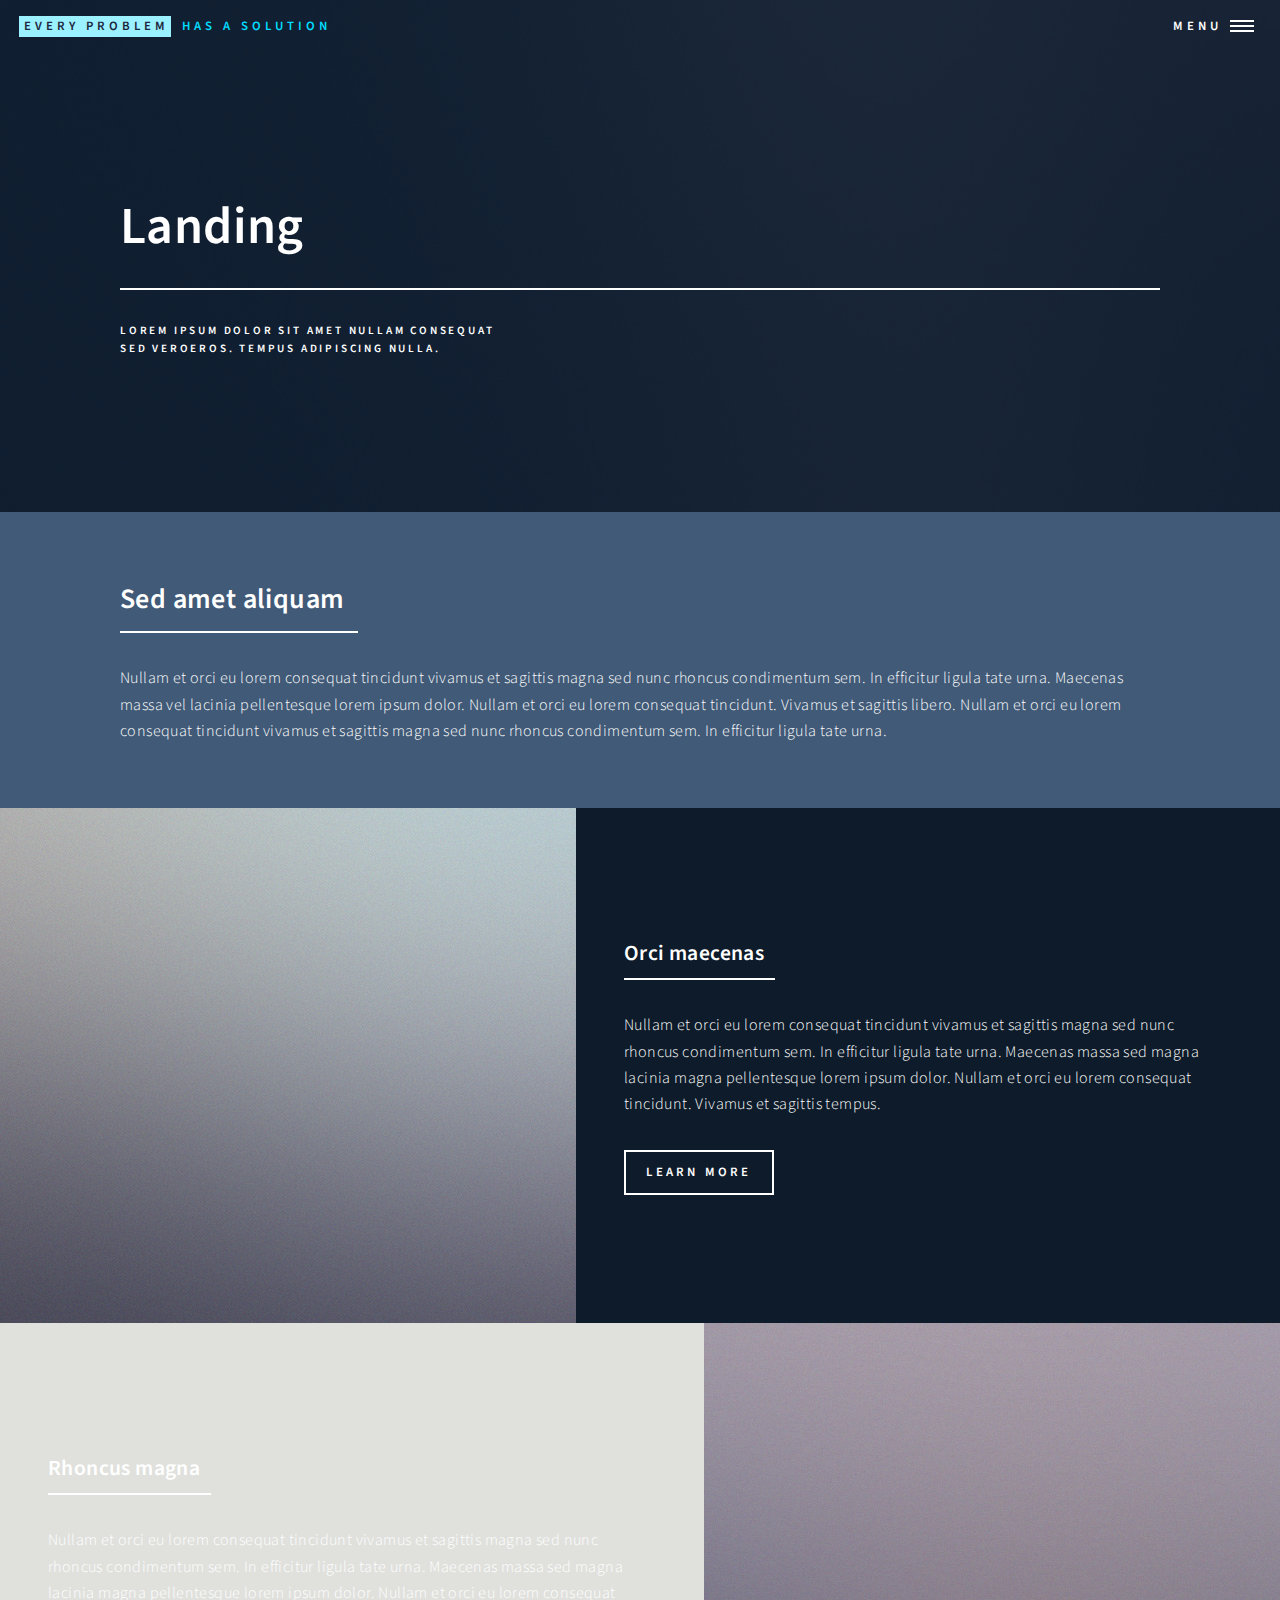
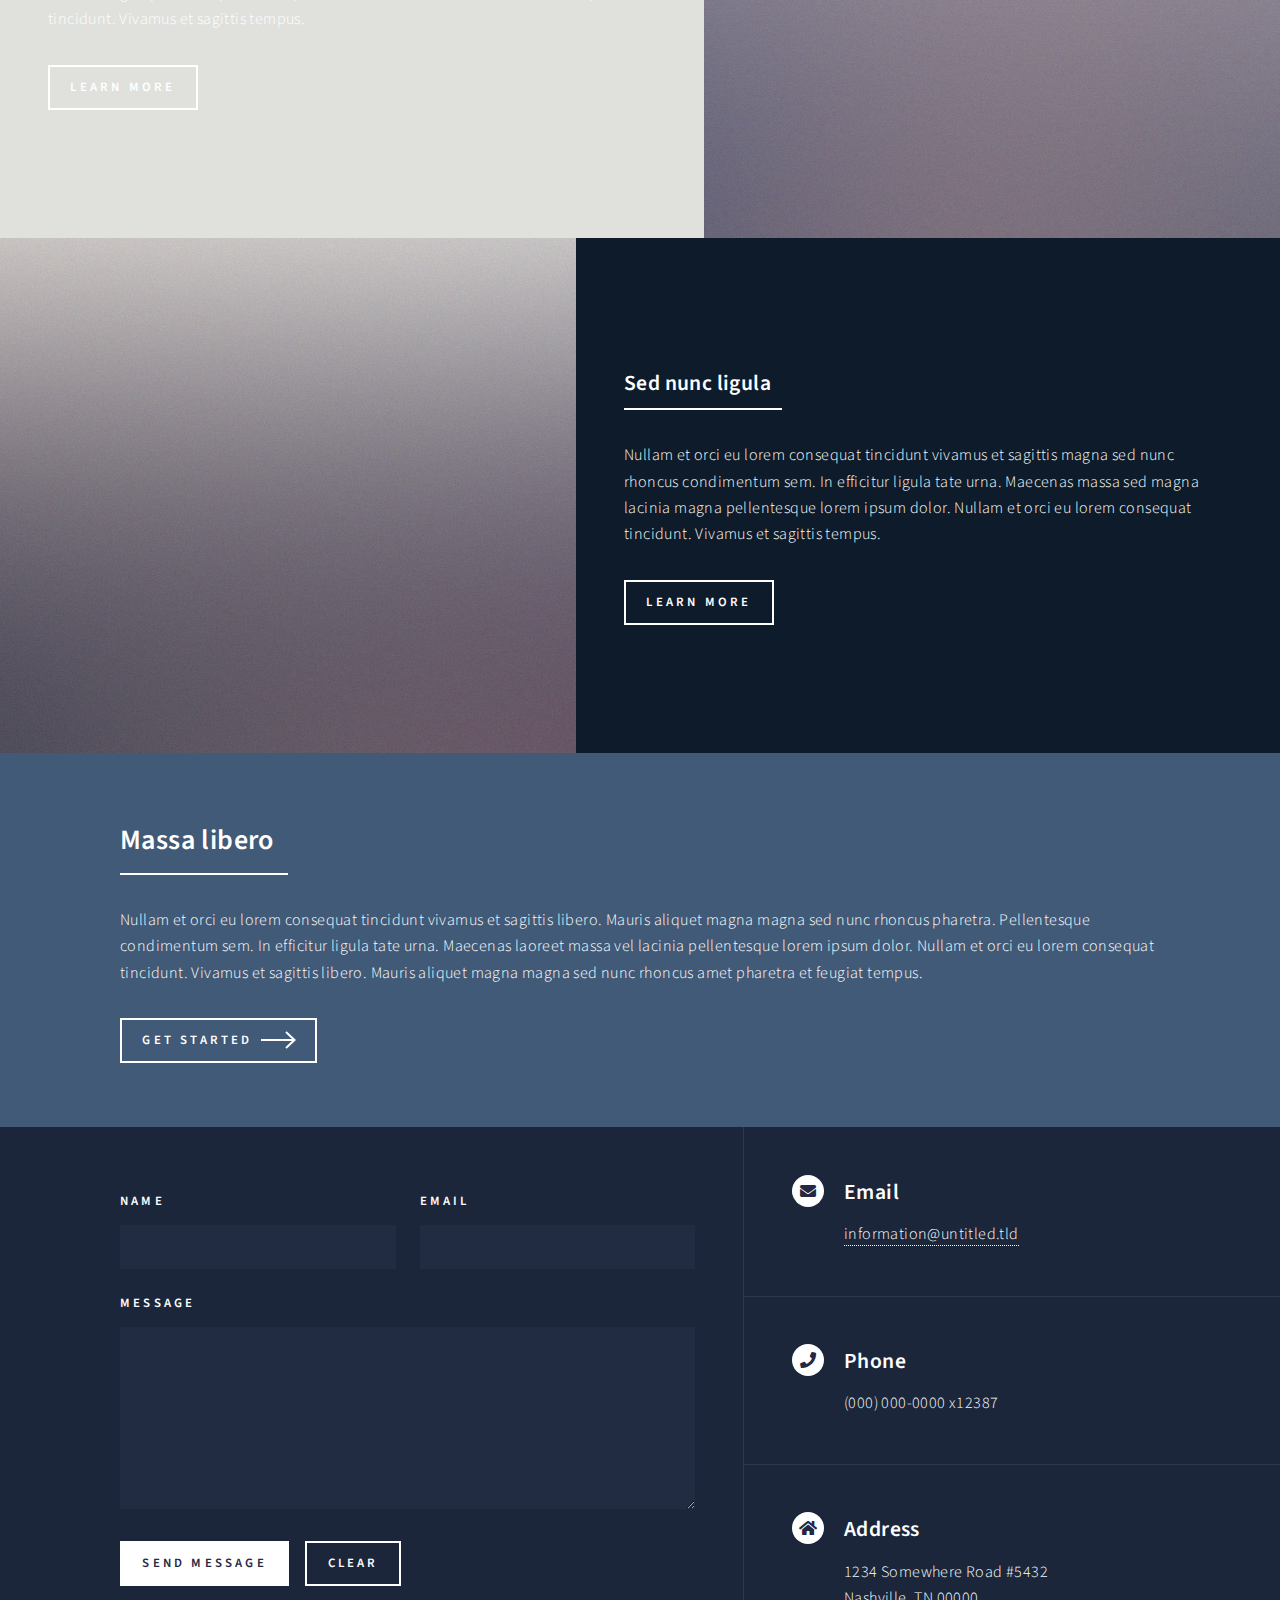
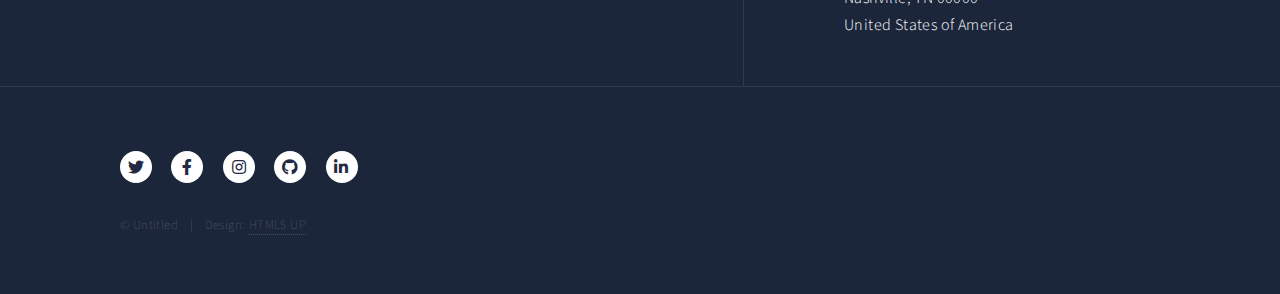
<file: landing2.html>
<!DOCTYPE HTML>
<!--
	Forty by HTML5 UP
	html5up.net | @ajlkn
	Free for personal and commercial use under the CCA 3.0 license (html5up.net/license)
-->
<html>
	<head>
		<title>Landing - Forty by HTML5 UP</title>
		<meta charset="utf-8" />
		<meta name="viewport" content="width=device-width, initial-scale=1, user-scalable=no" />
		<link rel="stylesheet" href="assets/css/main.css" />
		<noscript><link rel="stylesheet" href="assets/css/noscript.css" /></noscript>
	</head>
	<body class="is-preload">

		<!-- Wrapper -->
			<div id="wrapper">

				<!-- Header -->
				<!-- Note: The "styleN" class below should match that of the banner element. -->
					<header id="header" class="alt style2">
						<a href="index.html" class="logo"><strong>Every problem</strong> <span>has a solution</span></a>
						<nav>
							<a href="#menu">Menu</a>
						</nav>
					</header>

				<!-- Menu -->
					<nav id="menu">
						<ul class="links">
							<li><a href="index.html">Home</a></li>
							<li><a href="landing2.html">Projects</a></li>
							<li><a href="landing.html">About Me</a></li>
							
						</ul>
						<ul class="actions stacked">
							<li><a href="#" class="button primary fit">Get Started</a></li>
							<li><a href="#" class="button fit">Log In</a></li>
						</ul>
					</nav>

				<!-- Banner -->
				<!-- Note: The "styleN" class below should match that of the header element. -->
					<section id="banner" class="style2">
						<div class="inner">
							<span class="image">
								<img src="images/pic07.jpg" alt="" />
							</span>
							<header class="major">
								<h1>Landing</h1>
							</header>
							<div class="content">
								<p>Lorem ipsum dolor sit amet nullam consequat<br />
								sed veroeros. tempus adipiscing nulla.</p>
							</div>
						</div>
					</section>

				<!-- Main -->
					<div id="main">

						<!-- One -->
							<section id="one">
								<div class="inner">
									<header class="major">
										<h2>Sed amet aliquam</h2>
									</header>
									<p>Nullam et orci eu lorem consequat tincidunt vivamus et sagittis magna sed nunc rhoncus condimentum sem. In efficitur ligula tate urna. Maecenas massa vel lacinia pellentesque lorem ipsum dolor. Nullam et orci eu lorem consequat tincidunt. Vivamus et sagittis libero. Nullam et orci eu lorem consequat tincidunt vivamus et sagittis magna sed nunc rhoncus condimentum sem. In efficitur ligula tate urna.</p>
								</div>
							</section>

						<!-- Two -->
							<section id="two" class="spotlights">
								<section>
									<a href="generic.html" class="image">
										<img src="images/pic08.jpg" alt="" data-position="center center" />
									</a>
									<div class="content">
										<div class="inner">
											<header class="major">
												<h3>Orci maecenas</h3>
											</header>
											<p>Nullam et orci eu lorem consequat tincidunt vivamus et sagittis magna sed nunc rhoncus condimentum sem. In efficitur ligula tate urna. Maecenas massa sed magna lacinia magna pellentesque lorem ipsum dolor. Nullam et orci eu lorem consequat tincidunt. Vivamus et sagittis tempus.</p>
											<ul class="actions">
												<li><a href="generic.html" class="button">Learn more</a></li>
											</ul>
										</div>
									</div>
								</section>
								<section>
									<a href="generic.html" class="image">
										<img src="images/pic09.jpg" alt="" data-position="top center" />
									</a>
									<div class="content">
										<div class="inner">
											<header class="major">
												<h3>Rhoncus magna</h3>
											</header>
											<p>Nullam et orci eu lorem consequat tincidunt vivamus et sagittis magna sed nunc rhoncus condimentum sem. In efficitur ligula tate urna. Maecenas massa sed magna lacinia magna pellentesque lorem ipsum dolor. Nullam et orci eu lorem consequat tincidunt. Vivamus et sagittis tempus.</p>
											<ul class="actions">
												<li><a href="generic.html" class="button">Learn more</a></li>
											</ul>
										</div>
									</div>
								</section>
								<section>
									<a href="generic.html" class="image">
										<img src="images/pic10.jpg" alt="" data-position="25% 25%" />
									</a>
									<div class="content">
										<div class="inner">
											<header class="major">
												<h3>Sed nunc ligula</h3>
											</header>
											<p>Nullam et orci eu lorem consequat tincidunt vivamus et sagittis magna sed nunc rhoncus condimentum sem. In efficitur ligula tate urna. Maecenas massa sed magna lacinia magna pellentesque lorem ipsum dolor. Nullam et orci eu lorem consequat tincidunt. Vivamus et sagittis tempus.</p>
											<ul class="actions">
												<li><a href="generic.html" class="button">Learn more</a></li>
											</ul>
										</div>
									</div>
								</section>
							</section>

						<!-- Three -->
							<section id="three">
								<div class="inner">
									<header class="major">
										<h2>Massa libero</h2>
									</header>
									<p>Nullam et orci eu lorem consequat tincidunt vivamus et sagittis libero. Mauris aliquet magna magna sed nunc rhoncus pharetra. Pellentesque condimentum sem. In efficitur ligula tate urna. Maecenas laoreet massa vel lacinia pellentesque lorem ipsum dolor. Nullam et orci eu lorem consequat tincidunt. Vivamus et sagittis libero. Mauris aliquet magna magna sed nunc rhoncus amet pharetra et feugiat tempus.</p>
									<ul class="actions">
										<li><a href="generic.html" class="button next">Get Started</a></li>
									</ul>
								</div>
							</section>

					</div>

				<!-- Contact -->
					<section id="contact">
						<div class="inner">
							<section>
								<form method="post" action="#">
									<div class="fields">
										<div class="field half">
											<label for="name">Name</label>
											<input type="text" name="name" id="name" />
										</div>
										<div class="field half">
											<label for="email">Email</label>
											<input type="text" name="email" id="email" />
										</div>
										<div class="field">
											<label for="message">Message</label>
											<textarea name="message" id="message" rows="6"></textarea>
										</div>
									</div>
									<ul class="actions">
										<li><input type="submit" value="Send Message" class="primary" /></li>
										<li><input type="reset" value="Clear" /></li>
									</ul>
								</form>
							</section>
							<section class="split">
								<section>
									<div class="contact-method">
										<span class="icon solid alt fa-envelope"></span>
										<h3>Email</h3>
										<a href="#">information@untitled.tld</a>
									</div>
								</section>
								<section>
									<div class="contact-method">
										<span class="icon solid alt fa-phone"></span>
										<h3>Phone</h3>
										<span>(000) 000-0000 x12387</span>
									</div>
								</section>
								<section>
									<div class="contact-method">
										<span class="icon solid alt fa-home"></span>
										<h3>Address</h3>
										<span>1234 Somewhere Road #5432<br />
										Nashville, TN 00000<br />
										United States of America</span>
									</div>
								</section>
							</section>
						</div>
					</section>

				<!-- Footer -->
					<footer id="footer">
						<div class="inner">
							<ul class="icons">
								<li><a href="#" class="icon brands alt fa-twitter"><span class="label">Twitter</span></a></li>
								<li><a href="#" class="icon brands alt fa-facebook-f"><span class="label">Facebook</span></a></li>
								<li><a href="#" class="icon brands alt fa-instagram"><span class="label">Instagram</span></a></li>
								<li><a href="#" class="icon brands alt fa-github"><span class="label">GitHub</span></a></li>
								<li><a href="#" class="icon brands alt fa-linkedin-in"><span class="label">LinkedIn</span></a></li>
							</ul>
							<ul class="copyright">
								<li>&copy; Untitled</li><li>Design: <a href="https://html5up.net">HTML5 UP</a></li>
							</ul>
						</div>
					</footer>

			</div>

		<!-- Scripts -->
			<script src="assets/js/jquery.min.js"></script>
			<script src="assets/js/jquery.scrolly.min.js"></script>
			<script src="assets/js/jquery.scrollex.min.js"></script>
			<script src="assets/js/browser.min.js"></script>
			<script src="assets/js/breakpoints.min.js"></script>
			<script src="assets/js/util.js"></script>
			<script src="assets/js/main.js"></script>

	</body>
</html>
</file>
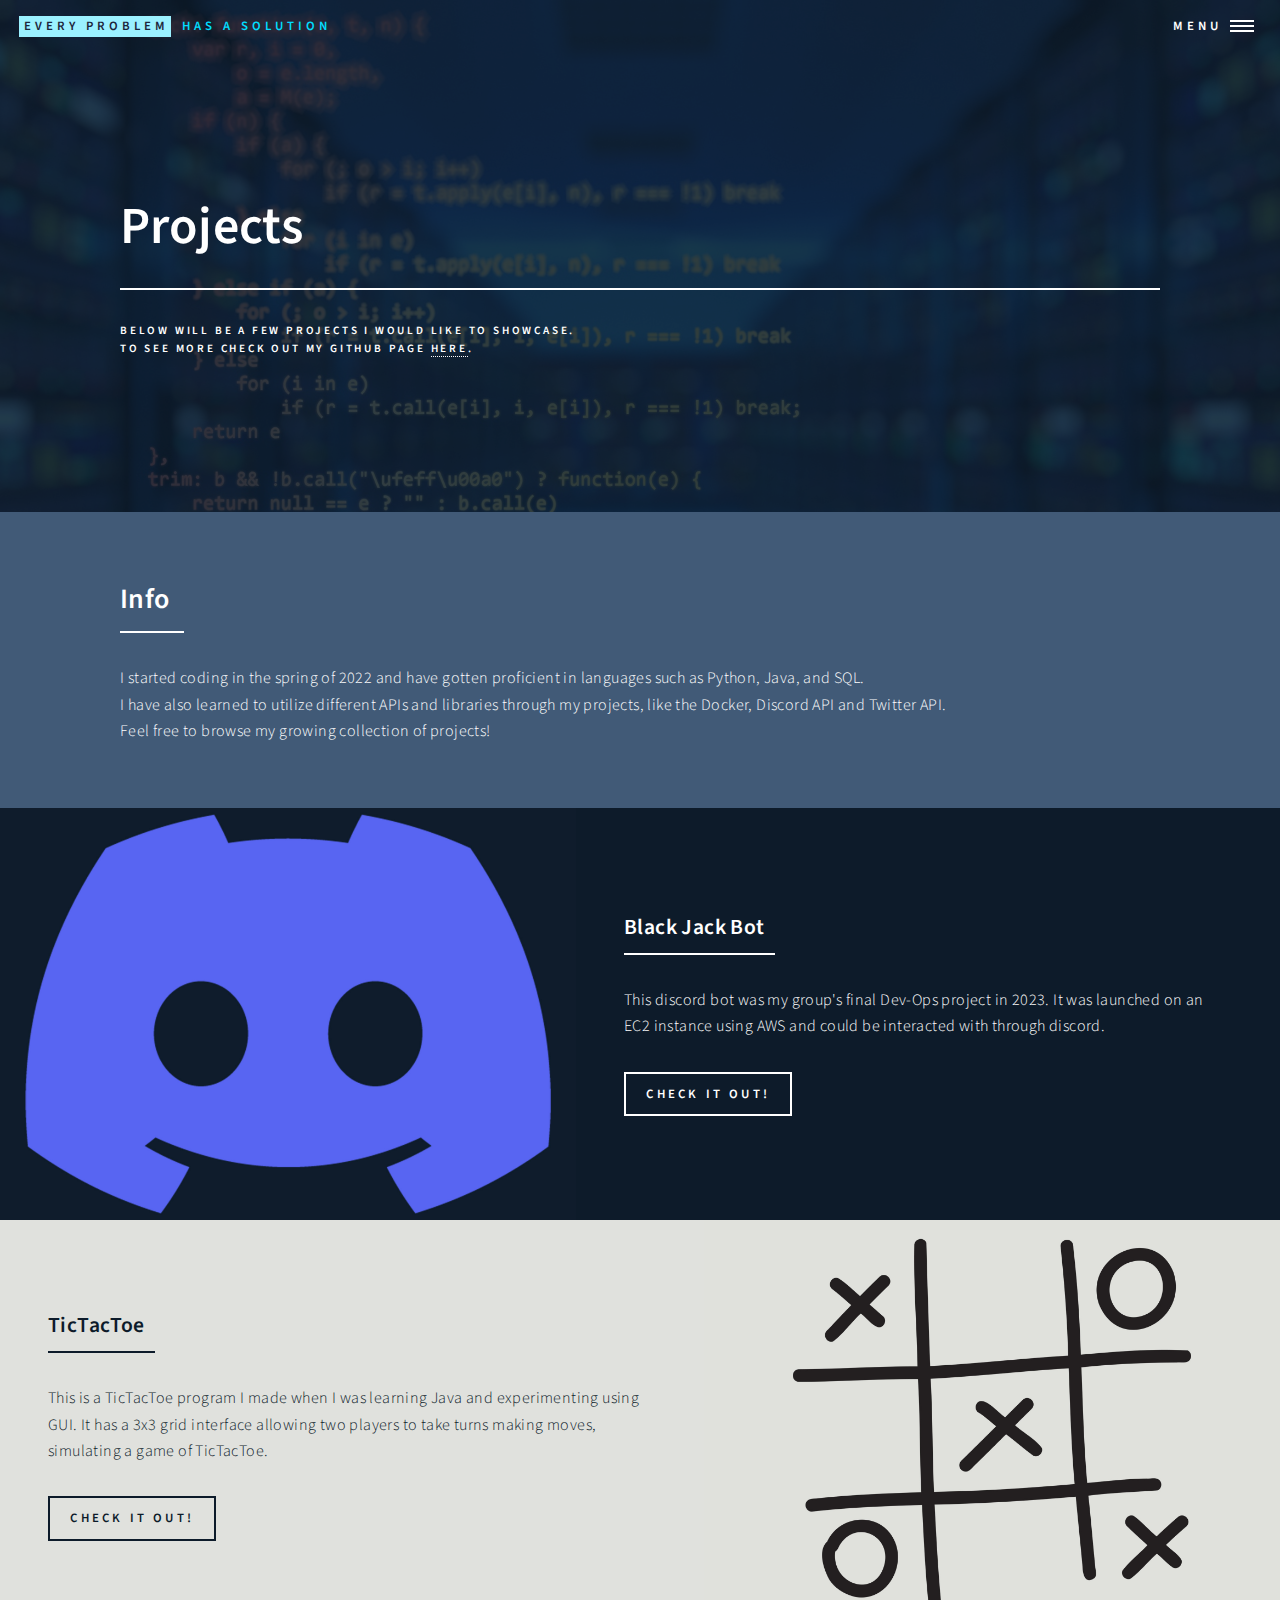
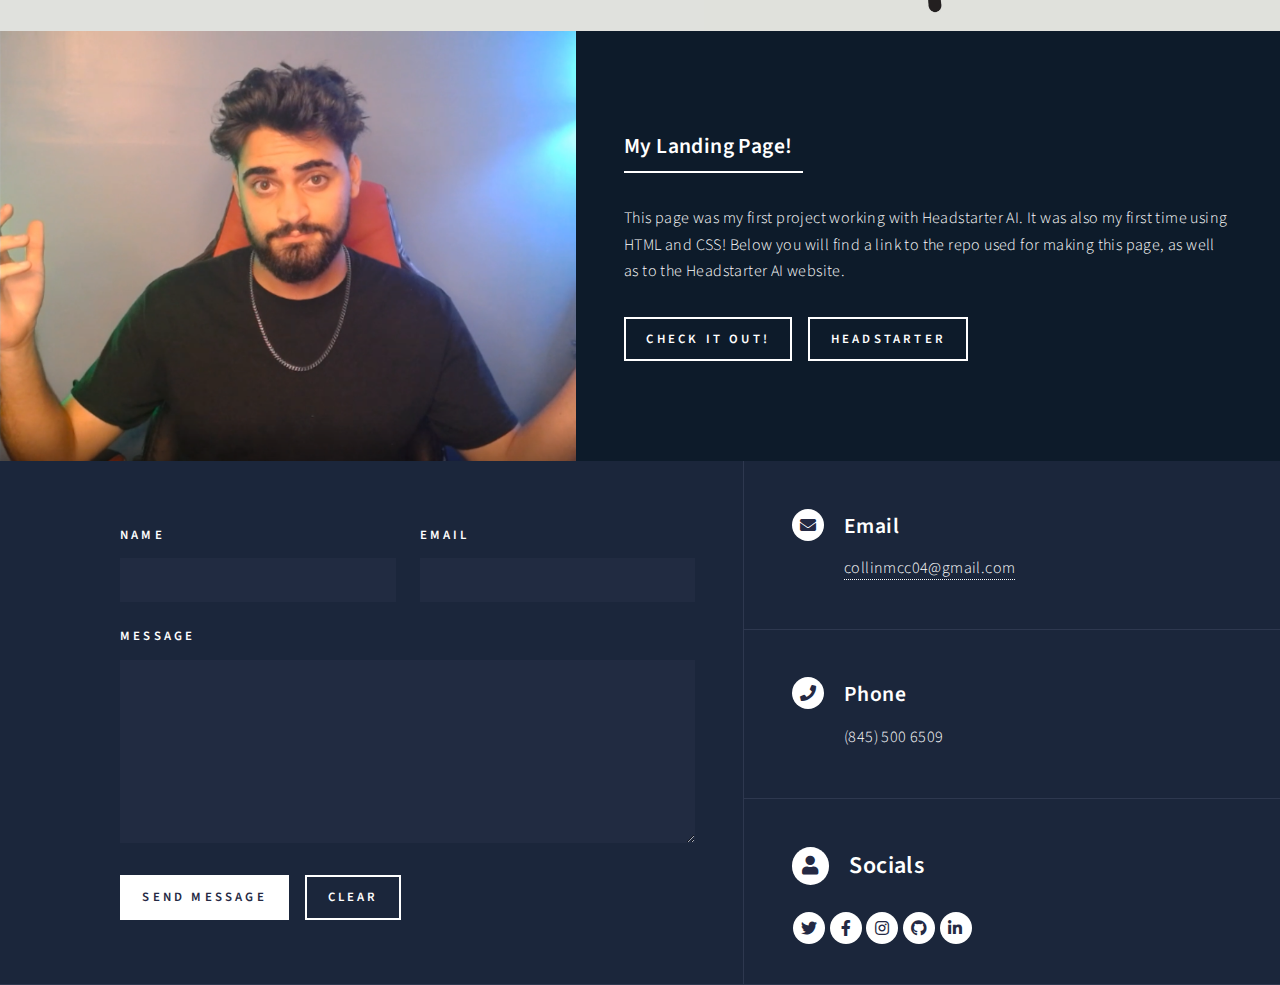
<file: projects.html>
<!DOCTYPE HTML>
<!--
	Forty by HTML5 UP
	html5up.net | @ajlkn
	Free for personal and commercial use under the CCA 3.0 license (html5up.net/license)
-->
<html>
	<head>
		<title>ProjectsPage</title>
		<meta charset="utf-8" />
		<meta name="viewport" content="width=device-width, initial-scale=1, user-scalable=no" />
		<link rel="stylesheet" href="assets/css/main.css" />
		<noscript><link rel="stylesheet" href="assets/css/noscript.css" /></noscript>
	</head>
	<body class="is-preload">

		<!-- Wrapper -->
			<div id="wrapper">

				<!-- Header -->
				<!-- Note: The "styleN" class below should match that of the banner element. -->
					<header id="header" class="alt style2">
						<a href="index.html" class="logo"><strong>Every problem</strong> <span>has a solution</span></a>
						<nav>
							<a href="#menu">Menu</a>
						</nav>
					</header>

				<!-- Menu -->
				<nav id="menu">
					<ul class="links">
					<ul class="actions stacked">
						<li><a href="index.html" class="button fit">Home</a></li>
					</ul>
						
						<li><a href="projects.html">Projects</a></li>
						<li><a href="about.html">About Me</a></li>
					</ul>
					
				</nav>

				<!-- Banner -->
				<!-- Note: The "styleN" class below should match that of the header element. -->
					<section id="banner" class="style2">
						<div class="inner">
							<span class="image">
								<img src="images/source-g0d609dba2_1920.jpg" alt="" />
							</span>
							<header class="major">
								<h1>Projects</h1>
							</header>
							<div class="content">
								<p>Below will be a few projects I would like to showcase. <br>To see more check out my github page <a href="https://github.com/CollinmcCastro">here</a>.</p>
							</div>
						</div>
					</section>

				<!-- Main -->
					<div id="main">

						<!-- One -->
							<section id="one">
								<div class="inner">
									<header class="major">
										<h2>Info</h2>
									</header>
									<p>I started coding in the spring of 2022 and have gotten proficient in languages such as Python, Java, and SQL. <br>
									I have also learned to utilize different APIs and libraries through my projects, like the Docker, Discord API and Twitter API. <br>
									Feel free to browse my growing collection of projects!</p>
								</div>
							</section>

						<!-- Two -->
							<section id="two" class="spotlights">
								<section>
									<a class="image">
										<img src="images/dis.jpg" alt="" data-position="top center" />
									</a>
									<div class="content">
										<div class="inner">
											<header class="major">
												<h3>Black Jack Bot</h3>
											</header>
											<p>This discord bot was my group's final Dev-Ops project in 2023. It was launched on an EC2 instance using AWS and could be interacted with through discord.</p>
											<ul class="actions">
												<li><a href="https://github.com/cs220s24/DevOps-Discord-Bot/blob/main/README.md" class="button">Check it out!</a></li>
											</ul>
										</div>
									</div>
								</section>

								<section>
									<a class="image">
										<img src="images/ttt.jpg" alt="" data-position="top center"/>
									</a>
									<div class="content" style="color: #0D1B2A;">
										<div class="inner" >
											<header class="minor">
												<h3 style="color: #0D1B2A;">TicTacToe</h3>
											</header>
											<p>This is a TicTacToe program I made when I was learning Java and experimenting using GUI. It has a 3x3 grid interface allowing two players to take turns making moves, simulating a game of TicTacToe.</p>
											<ul class="actions" >
												<li><a href="https://github.com/CollinmcCastro/TicTacToe" class="button" style="color: #0D1B2A; box-shadow: inset 0 0 0 2px #0d1b2a;">Check it out!</a></li>
											</ul>
										</div>
									</div>
								</section>

								<section>
									<a class="image">
										<img src="images/image.png" alt="" data-position="top center"/>
									</a>
									<div class="content">
										<div class="inner">
											<header class="major">
												<h3>My Landing Page!</h3>
											</header>
											<p>This page was my first project working with Headstarter AI. It was also my first time using HTML and CSS! Below you will find a link to the repo used for making this page, as well as to the Headstarter AI website.</p>
											<ul class="actions">
												<li><a href="https://github.com/CollinmcCastro/Landing-Page" class="button">Check it out!</a></li>
												<li><a href="https://headstarter.co" class="button">Headstarter</a></li>
											</ul>
										</div>
									</div>
								</section>
							</section>

						<!-- Three -->
							<!-- <section id="three">
								<div class="inner">
									<header class="major">
										<h2>Massa libero</h2>
									</header>
									<p>Nullam et orci eu lorem consequat tincidunt vivamus et sagittis libero. Mauris aliquet magna magna sed nunc rhoncus pharetra. Pellentesque condimentum sem. In efficitur ligula tate urna. Maecenas laoreet massa vel lacinia pellentesque lorem ipsum dolor. Nullam et orci eu lorem consequat tincidunt. Vivamus et sagittis libero. Mauris aliquet magna magna sed nunc rhoncus amet pharetra et feugiat tempus.</p>
									<ul class="actions">
										<li><a href="generic.html" class="button next">Get Started</a></li>
									</ul>
								</div>
							</section> -->

					</div>

				<!-- Contact -->
					<!-- Contact -->
				<section id="contact">
					<div class="inner">
						<section>
							<form method="post" action="#">
								<div class="fields">
									<div class="field half">
										<label for="name">Name</label>
										<input type="text" name="name" id="name" />
									</div>
									<div class="field half">
										<label for="email">Email</label>
										<input type="text" name="email" id="email" />
									</div>
									<div class="field">
										<label for="message">Message</label>
										<textarea name="message" id="message" rows="6"></textarea>
									</div>
								</div>
								<ul class="actions">
									<li><input type="submit" value="Send Message" class="primary" /></li>
									<li><input type="reset" value="Clear" /></li>
								</ul>
							</form>
						</section>
						<section class="split">
							<section>
								<div class="contact-method">
									<span class="icon solid alt fa-envelope"></span>
									<h3>Email</h3>
									<a href="#">collinmcc04@gmail.com</a>
								</div>
							</section>
							<section>
								<div class="contact-method">
									<span class="icon solid alt fa-phone"></span>
									<h3>Phone</h3>
									<span>(845) 500 6509</span>
								</div>
							</section>
							<section>
								<div class="inner">
									<div class="header">
										<span class="icon solid alt fa-user"> </span>
										<h3 style="padding-left: 0.5em;">Socials</h3>
									</div>
									<br>
									<div class="icons">

										<a href="https://twitter.com/CmccProgramming" class="icon brands alt fa-twitter" target="_blank" style="padding-left: 0.075em;">
											<span class="label">Twitter</span>
										</a>
										<a href="https://www.facebook.com/collin.castro.52" class="icon brands alt fa-facebook-f" target="_blank" style="padding-left: 0.075em;">
											<span class="label">Facebook</span>
										</a>
										<a href="https://www.instagram.com/collinmcc04/" class="icon brands alt fa-instagram" target="_blank" style="padding-left: 0.075em;">
											<span class="label">Instagram</span>
										</a>
										<a href="https://github.com/CollinmcCastro" class="icon brands alt fa-github" target="_blank" style="padding-left: 0.075em;">
											<span class="label">GitHub</span>
										</a>
										<a href="https://www.linkedin.com/in/collin-cabral-castro-a272b8210/" class="icon brands alt fa-linkedin-in" target="_blank" style="padding-left: 0.075em;">
											<span class="label">LinkedIn</span>
										</a>
									</div>
								</div>
							</section>
						</section>
					</div>
				</section>

			</div>

		<!-- Scripts -->
			<script src="assets/js/jquery.min.js"></script>
			<script src="assets/js/jquery.scrolly.min.js"></script>
			<script src="assets/js/jquery.scrollex.min.js"></script>
			<script src="assets/js/browser.min.js"></script>
			<script src="assets/js/breakpoints.min.js"></script>
			<script src="assets/js/util.js"></script>
			<script src="assets/js/main.js"></script>

	</body>
</html>
</file>
<file: assets/css/noscript.css>
/*
	Forty by HTML5 UP
	html5up.net | @ajlkn
	Free for personal and commercial use under the CCA 3.0 license (html5up.net/license)
*/

/* Banner */

	body.is-preload #banner:after {
		opacity: 0.85;
	}

	body.is-preload #banner > .inner {
		-moz-filter: none;
		-webkit-filter: none;
		-ms-filter: none;
		filter: none;
		-moz-transform: none;
		-webkit-transform: none;
		-ms-transform: none;
		transform: none;
		opacity: 1;
	}
</file>
<file: assets/css/main.css>
@import url(fontawesome-all.min.css);
@import url("https://fonts.googleapis.com/css?family=Source+Sans+Pro:300,300italic,600,600italic");

/*
	Forty by HTML5 UP
	html5up.net | @ajlkn
	Free for personal and commercial use under the CCA 3.0 license (html5up.net/license)
*/

html, body, div, span, applet, object,
iframe, h1, h2, h3, h4, h5, h6, p, blockquote,
pre, a, abbr, acronym, address, big, cite,
code, del, dfn, em, img, ins, kbd, q, s, samp,
small, strike, strong, sub, sup, tt, var, b,
u, i, center, dl, dt, dd, ol, ul, li, fieldset,
form, label, legend, table, caption, tbody,
tfoot, thead, tr, th, td, article, aside,
canvas, details, embed, figure, figcaption,
footer, header, hgroup, menu, nav, output, ruby,
section, summary, time, mark, audio, video {
	margin: 0;
	padding: 0;
	border: 0;
	font-size: 100%;
	font: inherit;
	vertical-align: baseline;}

article, aside, details, figcaption, figure,
footer, header, hgroup, menu, nav, section {
	display: block;}

body {
	line-height: 1;
}

ol, ul {
	list-style: none;
}

blockquote, q {
	quotes: none;
}

	blockquote:before, blockquote:after, q:before, q:after {
		content: '';
		content: none;
	}

table {
	border-collapse: collapse;
	border-spacing: 0;
}

body {
	-webkit-text-size-adjust: none;
}

mark {
	background-color: transparent;
	color: inherit;
}

input::-moz-focus-inner {
	border: 0;
	padding: 0;
}

input, select, textarea {
	-moz-appearance: none;
	-webkit-appearance: none;
	-ms-appearance: none;
	appearance: none;
}

/* Basic */

	@-ms-viewport {
		width: device-width;
	}

	body {
		-ms-overflow-style: scrollbar;
	}

	@media screen and (max-width: 480px) {

		html, body {
			min-width: 320px;
		}

	}

	html {
		box-sizing: border-box;
	}

	*, *:before, *:after {
		box-sizing: inherit;
	}

	body {
		background: #1B263B;
	}

		body.is-preload *, body.is-preload *:before, body.is-preload *:after {
			-moz-animation: none !important;
			-webkit-animation: none !important;
			-ms-animation: none !important;
			animation: none !important;
			-moz-transition: none !important;
			-webkit-transition: none !important;
			-ms-transition: none !important;
			transition: none !important;
		}

/* Type */

	body, input, select, textarea {
		color: rgb(255, 255, 255);
		font-family: "Source Sans Pro", Helvetica, sans-serif;
		font-size: 17pt;
		font-weight: 300;
		letter-spacing: 0.025em;
		line-height: 1.65;
	}

		@media screen and (max-width: 1680px) {

			body, input, select, textarea {
				font-size: 14pt;
			}

		}

		@media screen and (max-width: 1280px) {

			body, input, select, textarea {
				font-size: 12pt;
			}

		}

		@media screen and (max-width: 360px) {

			body, input, select, textarea {
				font-size: 11pt;
			}

		}

	a {
		-moz-transition: color 0.2s ease-in-out, border-bottom-color 0.2s ease-in-out;
		-webkit-transition: color 0.2s ease-in-out, border-bottom-color 0.2s ease-in-out;
		-ms-transition: color 0.2s ease-in-out, border-bottom-color 0.2s ease-in-out;
		transition: color 0.2s ease-in-out, border-bottom-color 0.2s ease-in-out;
		border-bottom: dotted 1px;
		color: inherit;
		text-decoration: none;
	}

		a:hover {
			border-bottom-color: transparent;
			color: #00ddff !important;
		}

		a:active {
			color: #00d9ff !important;
		}

	strong, b {
		color: #ffffff;
		font-weight: 600;
	}

	em, i {
		font-style: italic;
	}

	p {
		margin: 0 0 2em 0;
	}

	h1, h2, h3, h4, h5, h6 {
		color: #ffffff;
		font-weight: 600;
		line-height: 1.65;
		/* margin: 0 0 1em 0; */
	}

		h1 a, h2 a, h3 a, h4 a, h5 a, h6 a {
			color: inherit;
			border-bottom: 0;
		}

	h1 {
		font-size: 2.5em;
	}

	h2 {
		font-size: 1.75em;
	}

	h3 {
		font-size: 1.35em;
	}

	h4 {
		font-size: 1.1em;
	}

	h5 {
		font-size: 0.9em;
	}

	h6 {
		font-size: 0.7em;
	}

	@media screen and (max-width: 736px) {

		h1 {
			font-size: 2em;
		}

		h2 {
			font-size: 1.5em;
		}

		h3 {
			font-size: 1.25em;
		}

	}

	sub {
		font-size: 0.8em;
		position: relative;
		top: 0.5em;
	}

	sup {
		font-size: 0.8em;
		position: relative;
		top: -0.5em;
	}

	blockquote {
		border-left: solid 4px rgba(212, 212, 255, 0.1);
		font-style: italic;
		margin: 0 0 2em 0;
		padding: 0.5em 0 0.5em 2em;
	}

	code {
		background: rgba(212, 212, 255, 0.035);
		font-family: "Courier New", monospace;
		font-size: 0.9em;
		margin: 0 0.25em;
		padding: 0.25em 0.65em;
	}

	pre {
		-webkit-overflow-scrolling: touch;
		font-family: "Courier New", monospace;
		font-size: 0.9em;
		margin: 0 0 2em 0;
	}

		pre code {
			display: block;
			line-height: 1.75;
			padding: 1em 1.5em;
			overflow-x: auto;
		}

	hr {
		border: 0;
		border-bottom: solid 1px rgba(212, 212, 255, 0.1);
		margin: 2em 0;
	}

		hr.major {
			margin: 3em 0;
		}

	.align-left {
		text-align: left;
	}

	.align-center {
		text-align: center;
	}

	.align-right {
		text-align: right;
	}

/* Row */

	.row {
		display: flex;
		flex-wrap: wrap;
		box-sizing: border-box;
		align-items: stretch;
	}

		.row > * {
			box-sizing: border-box;
		}

		.row.gtr-uniform > * > :last-child {
			margin-bottom: 0;
		}

		.row.aln-left {
			justify-content: flex-start;
		}

		.row.aln-center {
			justify-content: center;
		}

		.row.aln-right {
			justify-content: flex-end;
		}

		.row.aln-top {
			align-items: flex-start;
		}

		.row.aln-middle {
			align-items: center;
		}

		.row.aln-bottom {
			align-items: flex-end;
		}

		.row > .imp {
			order: -1;
		}

		.row > .col-1 {
			width: 8.33333%;
		}

		.row > .off-1 {
			margin-left: 8.33333%;
		}

		.row > .col-2 {
			width: 16.66667%;
		}

		.row > .off-2 {
			margin-left: 16.66667%;
		}

		.row > .col-3 {
			width: 25%;
		}

		.row > .off-3 {
			margin-left: 25%;
		}

		.row > .col-4 {
			width: 33.33333%;
		}

		.row > .off-4 {
			margin-left: 33.33333%;
		}

		.row > .col-5 {
			width: 41.66667%;
		}

		.row > .off-5 {
			margin-left: 41.66667%;
		}

		.row > .col-6 {
			width: 50%;
		}

		.row > .off-6 {
			margin-left: 50%;
		}

		.row > .col-7 {
			width: 58.33333%;
		}

		.row > .off-7 {
			margin-left: 58.33333%;
		}

		.row > .col-8 {
			width: 66.66667%;
		}

		.row > .off-8 {
			margin-left: 66.66667%;
		}

		.row > .col-9 {
			width: 75%;
		}

		.row > .off-9 {
			margin-left: 75%;
		}

		.row > .col-10 {
			width: 83.33333%;
		}

		.row > .off-10 {
			margin-left: 83.33333%;
		}

		.row > .col-11 {
			width: 91.66667%;
		}

		.row > .off-11 {
			margin-left: 91.66667%;
		}

		.row > .col-12 {
			width: 100%;
		}

		.row > .off-12 {
			margin-left: 100%;
		}

		.row.gtr-0 {
			margin-top: 0;
			margin-left: 0em;
		}

			.row.gtr-0 > * {
				padding: 0 0 0 0em;
			}

			.row.gtr-0.gtr-uniform {
				margin-top: 0em;
			}

				.row.gtr-0.gtr-uniform > * {
					padding-top: 0em;
				}

		.row.gtr-25 {
			margin-top: 0;
			margin-left: -0.5em;
		}

			.row.gtr-25 > * {
				padding: 0 0 0 0.5em;
			}

			.row.gtr-25.gtr-uniform {
				margin-top: -0.5em;
			}

				.row.gtr-25.gtr-uniform > * {
					padding-top: 0.5em;
				}

		.row.gtr-50 {
			margin-top: 0;
			margin-left: -1em;
		}

			.row.gtr-50 > * {
				padding: 0 0 0 1em;
			}

			.row.gtr-50.gtr-uniform {
				margin-top: -1em;
			}

				.row.gtr-50.gtr-uniform > * {
					padding-top: 1em;
				}

		.row {
			margin-top: 0;
			margin-left: -2em;
		}

			.row > * {
				padding: 0 0 0 2em;
			}

			.row.gtr-uniform {
				margin-top: -2em;
			}

				.row.gtr-uniform > * {
					padding-top: 2em;
				}

		.row.gtr-150 {
			margin-top: 0;
			margin-left: -3em;
		}

			.row.gtr-150 > * {
				padding: 0 0 0 3em;
			}

			.row.gtr-150.gtr-uniform {
				margin-top: -3em;
			}

				.row.gtr-150.gtr-uniform > * {
					padding-top: 3em;
				}

		.row.gtr-200 {
			margin-top: 0;
			margin-left: -4em;
		}

			.row.gtr-200 > * {
				padding: 0 0 0 4em;
			}

			.row.gtr-200.gtr-uniform {
				margin-top: -4em;
			}

				.row.gtr-200.gtr-uniform > * {
					padding-top: 4em;
				}

		@media screen and (max-width: 1680px) {

			.row {
				display: flex;
				flex-wrap: wrap;
				box-sizing: border-box;
				align-items: stretch;
			}

				.row > * {
					box-sizing: border-box;
				}

				.row.gtr-uniform > * > :last-child {
					margin-bottom: 0;
				}

				.row.aln-left {
					justify-content: flex-start;
				}

				.row.aln-center {
					justify-content: center;
				}

				.row.aln-right {
					justify-content: flex-end;
				}

				.row.aln-top {
					align-items: flex-start;
				}

				.row.aln-middle {
					align-items: center;
				}

				.row.aln-bottom {
					align-items: flex-end;
				}

				.row > .imp-xlarge {
					order: -1;
				}

				.row > .col-1-xlarge {
					width: 8.33333%;
				}

				.row > .off-1-xlarge {
					margin-left: 8.33333%;
				}

				.row > .col-2-xlarge {
					width: 16.66667%;
				}

				.row > .off-2-xlarge {
					margin-left: 16.66667%;
				}

				.row > .col-3-xlarge {
					width: 25%;
				}

				.row > .off-3-xlarge {
					margin-left: 25%;
				}

				.row > .col-4-xlarge {
					width: 33.33333%;
				}

				.row > .off-4-xlarge {
					margin-left: 33.33333%;
				}

				.row > .col-5-xlarge {
					width: 41.66667%;
				}

				.row > .off-5-xlarge {
					margin-left: 41.66667%;
				}

				.row > .col-6-xlarge {
					width: 50%;
				}

				.row > .off-6-xlarge {
					margin-left: 50%;
				}

				.row > .col-7-xlarge {
					width: 58.33333%;
				}

				.row > .off-7-xlarge {
					margin-left: 58.33333%;
				}

				.row > .col-8-xlarge {
					width: 66.66667%;
				}

				.row > .off-8-xlarge {
					margin-left: 66.66667%;
				}

				.row > .col-9-xlarge {
					width: 75%;
				}

				.row > .off-9-xlarge {
					margin-left: 75%;
				}

				.row > .col-10-xlarge {
					width: 83.33333%;
				}

				.row > .off-10-xlarge {
					margin-left: 83.33333%;
				}

				.row > .col-11-xlarge {
					width: 91.66667%;
				}

				.row > .off-11-xlarge {
					margin-left: 91.66667%;
				}

				.row > .col-12-xlarge {
					width: 100%;
				}

				.row > .off-12-xlarge {
					margin-left: 100%;
				}

				.row.gtr-0 {
					margin-top: 0;
					margin-left: 0em;
				}

					.row.gtr-0 > * {
						padding: 0 0 0 0em;
					}

					.row.gtr-0.gtr-uniform {
						margin-top: 0em;
					}

						.row.gtr-0.gtr-uniform > * {
							padding-top: 0em;
						}

				.row.gtr-25 {
					margin-top: 0;
					margin-left: -0.5em;
				}

					.row.gtr-25 > * {
						padding: 0 0 0 0.5em;
					}

					.row.gtr-25.gtr-uniform {
						margin-top: -0.5em;
					}

						.row.gtr-25.gtr-uniform > * {
							padding-top: 0.5em;
						}

				.row.gtr-50 {
					margin-top: 0;
					margin-left: -1em;
				}

					.row.gtr-50 > * {
						padding: 0 0 0 1em;
					}

					.row.gtr-50.gtr-uniform {
						margin-top: -1em;
					}

						.row.gtr-50.gtr-uniform > * {
							padding-top: 1em;
						}

				.row {
					margin-top: 0;
					margin-left: -2em;
				}

					.row > * {
						padding: 0 0 0 2em;
					}

					.row.gtr-uniform {
						margin-top: -2em;
					}

						.row.gtr-uniform > * {
							padding-top: 2em;
						}

				.row.gtr-150 {
					margin-top: 0;
					margin-left: -3em;
				}

					.row.gtr-150 > * {
						padding: 0 0 0 3em;
					}

					.row.gtr-150.gtr-uniform {
						margin-top: -3em;
					}

						.row.gtr-150.gtr-uniform > * {
							padding-top: 3em;
						}

				.row.gtr-200 {
					margin-top: 0;
					margin-left: -4em;
				}

					.row.gtr-200 > * {
						padding: 0 0 0 4em;
					}

					.row.gtr-200.gtr-uniform {
						margin-top: -4em;
					}

						.row.gtr-200.gtr-uniform > * {
							padding-top: 4em;
						}

		}

		@media screen and (max-width: 1280px) {

			.row {
				display: flex;
				flex-wrap: wrap;
				box-sizing: border-box;
				align-items: stretch;
			}

				.row > * {
					box-sizing: border-box;
				}

				.row.gtr-uniform > * > :last-child {
					margin-bottom: 0;
				}

				.row.aln-left {
					justify-content: flex-start;
				}

				.row.aln-center {
					justify-content: center;
				}

				.row.aln-right {
					justify-content: flex-end;
				}

				.row.aln-top {
					align-items: flex-start;
				}

				.row.aln-middle {
					align-items: center;
				}

				.row.aln-bottom {
					align-items: flex-end;
				}

				.row > .imp-large {
					order: -1;
				}

				.row > .col-1-large {
					width: 8.33333%;
				}

				.row > .off-1-large {
					margin-left: 8.33333%;
				}

				.row > .col-2-large {
					width: 16.66667%;
				}

				.row > .off-2-large {
					margin-left: 16.66667%;
				}

				.row > .col-3-large {
					width: 25%;
				}

				.row > .off-3-large {
					margin-left: 25%;
				}

				.row > .col-4-large {
					width: 33.33333%;
				}

				.row > .off-4-large {
					margin-left: 33.33333%;
				}

				.row > .col-5-large {
					width: 41.66667%;
				}

				.row > .off-5-large {
					margin-left: 41.66667%;
				}

				.row > .col-6-large {
					width: 50%;
				}

				.row > .off-6-large {
					margin-left: 50%;
				}

				.row > .col-7-large {
					width: 58.33333%;
				}

				.row > .off-7-large {
					margin-left: 58.33333%;
				}

				.row > .col-8-large {
					width: 66.66667%;
				}

				.row > .off-8-large {
					margin-left: 66.66667%;
				}

				.row > .col-9-large {
					width: 75%;
				}

				.row > .off-9-large {
					margin-left: 75%;
				}

				.row > .col-10-large {
					width: 83.33333%;
				}

				.row > .off-10-large {
					margin-left: 83.33333%;
				}

				.row > .col-11-large {
					width: 91.66667%;
				}

				.row > .off-11-large {
					margin-left: 91.66667%;
				}

				.row > .col-12-large {
					width: 100%;
				}

				.row > .off-12-large {
					margin-left: 100%;
				}

				.row.gtr-0 {
					margin-top: 0;
					margin-left: 0em;
				}

					.row.gtr-0 > * {
						padding: 0 0 0 0em;
					}

					.row.gtr-0.gtr-uniform {
						margin-top: 0em;
					}

						.row.gtr-0.gtr-uniform > * {
							padding-top: 0em;
						}

				.row.gtr-25 {
					margin-top: 0;
					margin-left: -0.375em;
				}

					.row.gtr-25 > * {
						padding: 0 0 0 0.375em;
					}

					.row.gtr-25.gtr-uniform {
						margin-top: -0.375em;
					}

						.row.gtr-25.gtr-uniform > * {
							padding-top: 0.375em;
						}

				.row.gtr-50 {
					margin-top: 0;
					margin-left: -0.75em;
				}

					.row.gtr-50 > * {
						padding: 0 0 0 0.75em;
					}

					.row.gtr-50.gtr-uniform {
						margin-top: -0.75em;
					}

						.row.gtr-50.gtr-uniform > * {
							padding-top: 0.75em;
						}

				.row {
					margin-top: 0;
					margin-left: -1.5em;
				}

					.row > * {
						padding: 0 0 0 1.5em;
					}

					.row.gtr-uniform {
						margin-top: -1.5em;
					}

						.row.gtr-uniform > * {
							padding-top: 1.5em;
						}

				.row.gtr-150 {
					margin-top: 0;
					margin-left: -2.25em;
				}

					.row.gtr-150 > * {
						padding: 0 0 0 2.25em;
					}

					.row.gtr-150.gtr-uniform {
						margin-top: -2.25em;
					}

						.row.gtr-150.gtr-uniform > * {
							padding-top: 2.25em;
						}

				.row.gtr-200 {
					margin-top: 0;
					margin-left: -3em;
				}

					.row.gtr-200 > * {
						padding: 0 0 0 3em;
					}

					.row.gtr-200.gtr-uniform {
						margin-top: -3em;
					}

						.row.gtr-200.gtr-uniform > * {
							padding-top: 3em;
						}

		}

		@media screen and (max-width: 980px) {

			.row {
				display: flex;
				flex-wrap: wrap;
				box-sizing: border-box;
				align-items: stretch;
			}

				.row > * {
					box-sizing: border-box;
				}

				.row.gtr-uniform > * > :last-child {
					margin-bottom: 0;
				}

				.row.aln-left {
					justify-content: flex-start;
				}

				.row.aln-center {
					justify-content: center;
				}

				.row.aln-right {
					justify-content: flex-end;
				}

				.row.aln-top {
					align-items: flex-start;
				}

				.row.aln-middle {
					align-items: center;
				}

				.row.aln-bottom {
					align-items: flex-end;
				}

				.row > .imp-medium {
					order: -1;
				}

				.row > .col-1-medium {
					width: 8.33333%;
				}

				.row > .off-1-medium {
					margin-left: 8.33333%;
				}

				.row > .col-2-medium {
					width: 16.66667%;
				}

				.row > .off-2-medium {
					margin-left: 16.66667%;
				}

				.row > .col-3-medium {
					width: 25%;
				}

				.row > .off-3-medium {
					margin-left: 25%;
				}

				.row > .col-4-medium {
					width: 33.33333%;
				}

				.row > .off-4-medium {
					margin-left: 33.33333%;
				}

				.row > .col-5-medium {
					width: 41.66667%;
				}

				.row > .off-5-medium {
					margin-left: 41.66667%;
				}

				.row > .col-6-medium {
					width: 50%;
				}

				.row > .off-6-medium {
					margin-left: 50%;
				}

				.row > .col-7-medium {
					width: 58.33333%;
				}

				.row > .off-7-medium {
					margin-left: 58.33333%;
				}

				.row > .col-8-medium {
					width: 66.66667%;
				}

				.row > .off-8-medium {
					margin-left: 66.66667%;
				}

				.row > .col-9-medium {
					width: 75%;
				}

				.row > .off-9-medium {
					margin-left: 75%;
				}

				.row > .col-10-medium {
					width: 83.33333%;
				}

				.row > .off-10-medium {
					margin-left: 83.33333%;
				}

				.row > .col-11-medium {
					width: 91.66667%;
				}

				.row > .off-11-medium {
					margin-left: 91.66667%;
				}

				.row > .col-12-medium {
					width: 100%;
				}

				.row > .off-12-medium {
					margin-left: 100%;
				}

				.row.gtr-0 {
					margin-top: 0;
					margin-left: 0em;
				}

					.row.gtr-0 > * {
						padding: 0 0 0 0em;
					}

					.row.gtr-0.gtr-uniform {
						margin-top: 0em;
					}

						.row.gtr-0.gtr-uniform > * {
							padding-top: 0em;
						}

				.row.gtr-25 {
					margin-top: 0;
					margin-left: -0.375em;
				}

					.row.gtr-25 > * {
						padding: 0 0 0 0.375em;
					}

					.row.gtr-25.gtr-uniform {
						margin-top: -0.375em;
					}

						.row.gtr-25.gtr-uniform > * {
							padding-top: 0.375em;
						}

				.row.gtr-50 {
					margin-top: 0;
					margin-left: -0.75em;
				}

					.row.gtr-50 > * {
						padding: 0 0 0 0.75em;
					}

					.row.gtr-50.gtr-uniform {
						margin-top: -0.75em;
					}

						.row.gtr-50.gtr-uniform > * {
							padding-top: 0.75em;
						}

				.row {
					margin-top: 0;
					margin-left: -1.5em;
				}

					.row > * {
						padding: 0 0 0 1.5em;
					}

					.row.gtr-uniform {
						margin-top: -1.5em;
					}

						.row.gtr-uniform > * {
							padding-top: 1.5em;
						}

				.row.gtr-150 {
					margin-top: 0;
					margin-left: -2.25em;
				}

					.row.gtr-150 > * {
						padding: 0 0 0 2.25em;
					}

					.row.gtr-150.gtr-uniform {
						margin-top: -2.25em;
					}

						.row.gtr-150.gtr-uniform > * {
							padding-top: 2.25em;
						}

				.row.gtr-200 {
					margin-top: 0;
					margin-left: -3em;
				}

					.row.gtr-200 > * {
						padding: 0 0 0 3em;
					}

					.row.gtr-200.gtr-uniform {
						margin-top: -3em;
					}

						.row.gtr-200.gtr-uniform > * {
							padding-top: 3em;
						}

		}

		@media screen and (max-width: 736px) {

			.row {
				display: flex;
				flex-wrap: wrap;
				box-sizing: border-box;
				align-items: stretch;
			}

				.row > * {
					box-sizing: border-box;
				}

				.row.gtr-uniform > * > :last-child {
					margin-bottom: 0;
				}

				.row.aln-left {
					justify-content: flex-start;
				}

				.row.aln-center {
					justify-content: center;
				}

				.row.aln-right {
					justify-content: flex-end;
				}

				.row.aln-top {
					align-items: flex-start;
				}

				.row.aln-middle {
					align-items: center;
				}

				.row.aln-bottom {
					align-items: flex-end;
				}

				.row > .imp-small {
					order: -1;
				}

				.row > .col-1-small {
					width: 8.33333%;
				}

				.row > .off-1-small {
					margin-left: 8.33333%;
				}

				.row > .col-2-small {
					width: 16.66667%;
				}

				.row > .off-2-small {
					margin-left: 16.66667%;
				}

				.row > .col-3-small {
					width: 25%;
				}

				.row > .off-3-small {
					margin-left: 25%;
				}

				.row > .col-4-small {
					width: 33.33333%;
				}

				.row > .off-4-small {
					margin-left: 33.33333%;
				}

				.row > .col-5-small {
					width: 41.66667%;
				}

				.row > .off-5-small {
					margin-left: 41.66667%;
				}

				.row > .col-6-small {
					width: 50%;
				}

				.row > .off-6-small {
					margin-left: 50%;
				}

				.row > .col-7-small {
					width: 58.33333%;
				}

				.row > .off-7-small {
					margin-left: 58.33333%;
				}

				.row > .col-8-small {
					width: 66.66667%;
				}

				.row > .off-8-small {
					margin-left: 66.66667%;
				}

				.row > .col-9-small {
					width: 75%;
				}

				.row > .off-9-small {
					margin-left: 75%;
				}

				.row > .col-10-small {
					width: 83.33333%;
				}

				.row > .off-10-small {
					margin-left: 83.33333%;
				}

				.row > .col-11-small {
					width: 91.66667%;
				}

				.row > .off-11-small {
					margin-left: 91.66667%;
				}

				.row > .col-12-small {
					width: 100%;
				}

				.row > .off-12-small {
					margin-left: 100%;
				}

				.row.gtr-0 {
					margin-top: 0;
					margin-left: 0em;
				}

					.row.gtr-0 > * {
						padding: 0 0 0 0em;
					}

					.row.gtr-0.gtr-uniform {
						margin-top: 0em;
					}

						.row.gtr-0.gtr-uniform > * {
							padding-top: 0em;
						}

				.row.gtr-25 {
					margin-top: 0;
					margin-left: -0.3125em;
				}

					.row.gtr-25 > * {
						padding: 0 0 0 0.3125em;
					}

					.row.gtr-25.gtr-uniform {
						margin-top: -0.3125em;
					}

						.row.gtr-25.gtr-uniform > * {
							padding-top: 0.3125em;
						}

				.row.gtr-50 {
					margin-top: 0;
					margin-left: -0.625em;
				}

					.row.gtr-50 > * {
						padding: 0 0 0 0.625em;
					}

					.row.gtr-50.gtr-uniform {
						margin-top: -0.625em;
					}

						.row.gtr-50.gtr-uniform > * {
							padding-top: 0.625em;
						}

				.row {
					margin-top: 0;
					margin-left: -1.25em;
				}

					.row > * {
						padding: 0 0 0 1.25em;
					}

					.row.gtr-uniform {
						margin-top: -1.25em;
					}

						.row.gtr-uniform > * {
							padding-top: 1.25em;
						}

				.row.gtr-150 {
					margin-top: 0;
					margin-left: -1.875em;
				}

					.row.gtr-150 > * {
						padding: 0 0 0 1.875em;
					}

					.row.gtr-150.gtr-uniform {
						margin-top: -1.875em;
					}

						.row.gtr-150.gtr-uniform > * {
							padding-top: 1.875em;
						}

				.row.gtr-200 {
					margin-top: 0;
					margin-left: -2.5em;
				}

					.row.gtr-200 > * {
						padding: 0 0 0 2.5em;
					}

					.row.gtr-200.gtr-uniform {
						margin-top: -2.5em;
					}

						.row.gtr-200.gtr-uniform > * {
							padding-top: 2.5em;
						}

		}

		@media screen and (max-width: 480px) {

			.row {
				display: flex;
				flex-wrap: wrap;
				box-sizing: border-box;
				align-items: stretch;
			}

				.row > * {
					box-sizing: border-box;
				}

				.row.gtr-uniform > * > :last-child {
					margin-bottom: 0;
				}

				.row.aln-left {
					justify-content: flex-start;
				}

				.row.aln-center {
					justify-content: center;
				}

				.row.aln-right {
					justify-content: flex-end;
				}

				.row.aln-top {
					align-items: flex-start;
				}

				.row.aln-middle {
					align-items: center;
				}

				.row.aln-bottom {
					align-items: flex-end;
				}

				.row > .imp-xsmall {
					order: -1;
				}

				.row > .col-1-xsmall {
					width: 8.33333%;
				}

				.row > .off-1-xsmall {
					margin-left: 8.33333%;
				}

				.row > .col-2-xsmall {
					width: 16.66667%;
				}

				.row > .off-2-xsmall {
					margin-left: 16.66667%;
				}

				.row > .col-3-xsmall {
					width: 25%;
				}

				.row > .off-3-xsmall {
					margin-left: 25%;
				}

				.row > .col-4-xsmall {
					width: 33.33333%;
				}

				.row > .off-4-xsmall {
					margin-left: 33.33333%;
				}

				.row > .col-5-xsmall {
					width: 41.66667%;
				}

				.row > .off-5-xsmall {
					margin-left: 41.66667%;
				}

				.row > .col-6-xsmall {
					width: 50%;
				}

				.row > .off-6-xsmall {
					margin-left: 50%;
				}

				.row > .col-7-xsmall {
					width: 58.33333%;
				}

				.row > .off-7-xsmall {
					margin-left: 58.33333%;
				}

				.row > .col-8-xsmall {
					width: 66.66667%;
				}

				.row > .off-8-xsmall {
					margin-left: 66.66667%;
				}

				.row > .col-9-xsmall {
					width: 75%;
				}

				.row > .off-9-xsmall {
					margin-left: 75%;
				}

				.row > .col-10-xsmall {
					width: 83.33333%;
				}

				.row > .off-10-xsmall {
					margin-left: 83.33333%;
				}

				.row > .col-11-xsmall {
					width: 91.66667%;
				}

				.row > .off-11-xsmall {
					margin-left: 91.66667%;
				}

				.row > .col-12-xsmall {
					width: 100%;
				}

				.row > .off-12-xsmall {
					margin-left: 100%;
				}

				.row.gtr-0 {
					margin-top: 0;
					margin-left: 0em;
				}

					.row.gtr-0 > * {
						padding: 0 0 0 0em;
					}

					.row.gtr-0.gtr-uniform {
						margin-top: 0em;
					}

						.row.gtr-0.gtr-uniform > * {
							padding-top: 0em;
						}

				.row.gtr-25 {
					margin-top: 0;
					margin-left: -0.3125em;
				}

					.row.gtr-25 > * {
						padding: 0 0 0 0.3125em;
					}

					.row.gtr-25.gtr-uniform {
						margin-top: -0.3125em;
					}

						.row.gtr-25.gtr-uniform > * {
							padding-top: 0.3125em;
						}

				.row.gtr-50 {
					margin-top: 0;
					margin-left: -0.625em;
				}

					.row.gtr-50 > * {
						padding: 0 0 0 0.625em;
					}

					.row.gtr-50.gtr-uniform {
						margin-top: -0.625em;
					}

						.row.gtr-50.gtr-uniform > * {
							padding-top: 0.625em;
						}

				.row {
					margin-top: 0;
					margin-left: -1.25em;
				}

					.row > * {
						padding: 0 0 0 1.25em;
					}

					.row.gtr-uniform {
						margin-top: -1.25em;
					}

						.row.gtr-uniform > * {
							padding-top: 1.25em;
						}

				.row.gtr-150 {
					margin-top: 0;
					margin-left: -1.875em;
				}

					.row.gtr-150 > * {
						padding: 0 0 0 1.875em;
					}

					.row.gtr-150.gtr-uniform {
						margin-top: -1.875em;
					}

						.row.gtr-150.gtr-uniform > * {
							padding-top: 1.875em;
						}

				.row.gtr-200 {
					margin-top: 0;
					margin-left: -2.5em;
				}

					.row.gtr-200 > * {
						padding: 0 0 0 2.5em;
					}

					.row.gtr-200.gtr-uniform {
						margin-top: -2.5em;
					}

						.row.gtr-200.gtr-uniform > * {
							padding-top: 2.5em;
						}

		}

/* Section/Article */

	section.special, article.special {
		text-align: center;
	}

	header.major {
		width: -moz-max-content;
		width: -webkit-max-content;
		width: -ms-max-content;
		width: max-content;
		margin-bottom: 2em;
	}

		header.major > :first-child {
			margin-bottom: 0;
			width: calc(100% + 0.5em);
		}

			header.major > :first-child:after {
				content: '';
				background-color: #ffffff;
				display: block;
				height: 2px;
				margin: 0.325em 0 0.5em 0;
				width: 100%;
			}

			

		header.minor > p {
			font-size: 0.7em;
			font-weight: 600;
			letter-spacing: 0.25em;
			margin-bottom: 0;
			text-transform: uppercase;
		}
		
		header.minor {
			width: -moz-max-content;
			width: -webkit-max-content;
			width: -ms-max-content;
			width: max-content;
			margin-bottom: 2em;
		}
	
			header.minor > :first-child {
				margin-bottom: 0;
				width: calc(100% + 0.5em);
			}
	
				header.minor > :first-child:after {
					content: '';
					background-color: #0D1B2A;
					display: block;
					height: 2px;
					margin: 0.325em 0 0.5em 0;
					width: 100%;
				}
	
				
	
			header.major > p {
				font-size: 0.7em;
				font-weight: 600;
				letter-spacing: 0.25em;
				margin-bottom: 0;
				text-transform: uppercase;
			}

		body.is-ie header.major > :first-child:after {
			max-width: 9em;
		}

		body.is-ie header.major > h1:after {
			max-width: 100% !important;
		}

	@media screen and (max-width: 736px) {

		header.major > p br {
			display: none;
		}

	}

/* Form */

	form {
		margin: 0 0 2em 0;
	}

		form > :last-child {
			margin-bottom: 0;
		}

		form > .fields {
			display: -moz-flex;
			display: -webkit-flex;
			display: -ms-flex;
			display: flex;
			-moz-flex-wrap: wrap;
			-webkit-flex-wrap: wrap;
			-ms-flex-wrap: wrap;
			flex-wrap: wrap;
			width: calc(100% + 3em);
			margin: -1.5em 0 2em -1.5em;
		}

			form > .fields > .field {
				-moz-flex-grow: 0;
				-webkit-flex-grow: 0;
				-ms-flex-grow: 0;
				flex-grow: 0;
				-moz-flex-shrink: 0;
				-webkit-flex-shrink: 0;
				-ms-flex-shrink: 0;
				flex-shrink: 0;
				padding: 1.5em 0 0 1.5em;
				width: calc(100% - 1.5em);
			}

				form > .fields > .field.half {
					width: calc(50% - 0.75em);
				}

				form > .fields > .field.third {
					width: calc(100%/3 - 0.5em);
				}

				form > .fields > .field.quarter {
					width: calc(25% - 0.375em);
				}

		@media screen and (max-width: 480px) {

			form > .fields {
				width: calc(100% + 3em);
				margin: -1.5em 0 2em -1.5em;
			}

				form > .fields > .field {
					padding: 1.5em 0 0 1.5em;
					width: calc(100% - 1.5em);
				}

					form > .fields > .field.half {
						width: calc(100% - 1.5em);
					}

					form > .fields > .field.third {
						width: calc(100% - 1.5em);
					}

					form > .fields > .field.quarter {
						width: calc(100% - 1.5em);
					}

		}

	label {
		color: #ffffff;
		display: block;
		font-size: 0.8em;
		font-weight: 600;
		letter-spacing: 0.25em;
		margin: 0 0 1em 0;
		text-transform: uppercase;
	}

	input[type="text"],
	input[type="password"],
	input[type="email"],
	input[type="tel"],
	input[type="search"],
	input[type="url"],
	select,
	textarea {
		-moz-appearance: none;
		-webkit-appearance: none;
		-ms-appearance: none;
		appearance: none;
		background: rgba(212, 212, 255, 0.035);
		border: none;
		border-radius: 0;
		color: inherit;
		display: block;
		outline: 0;
		padding: 0 1em;
		text-decoration: none;
		width: 100%;
	}

		input[type="text"]:invalid,
		input[type="password"]:invalid,
		input[type="email"]:invalid,
		input[type="tel"]:invalid,
		input[type="search"]:invalid,
		input[type="url"]:invalid,
		select:invalid,
		textarea:invalid {
			box-shadow: none;
		}

		input[type="text"]:focus,
		input[type="password"]:focus,
		input[type="email"]:focus,
		input[type="tel"]:focus,
		input[type="search"]:focus,
		input[type="url"]:focus,
		select:focus,
		textarea:focus {
			border-color: #9bf1ff;
			box-shadow: 0 0 0 2px #9bf1ff;
		}

	select {
		background-image: url("data:image/svg+xml;charset=utf8,%3Csvg xmlns='http://www.w3.org/2000/svg' width='40' height='40' preserveAspectRatio='none' viewBox='0 0 40 40'%3E%3Cpath d='M9.4,12.3l10.4,10.4l10.4-10.4c0.2-0.2,0.5-0.4,0.9-0.4c0.3,0,0.6,0.1,0.9,0.4l3.3,3.3c0.2,0.2,0.4,0.5,0.4,0.9 c0,0.4-0.1,0.6-0.4,0.9L20.7,31.9c-0.2,0.2-0.5,0.4-0.9,0.4c-0.3,0-0.6-0.1-0.9-0.4L4.3,17.3c-0.2-0.2-0.4-0.5-0.4-0.9 c0-0.4,0.1-0.6,0.4-0.9l3.3-3.3c0.2-0.2,0.5-0.4,0.9-0.4S9.1,12.1,9.4,12.3z' fill='rgba(212, 212, 255, 0.1)' /%3E%3C/svg%3E");
		background-size: 1.25rem;
		background-repeat: no-repeat;
		background-position: calc(100% - 1rem) center;
		height: 2.75em;
		padding-right: 2.75em;
		text-overflow: ellipsis;
	}

		select option {
			color: #ffffff;
			background: #242943;
		}

		select:focus::-ms-value {
			background-color: transparent;
		}

		select::-ms-expand {
			display: none;
		}

	input[type="text"],
	input[type="password"],
	input[type="email"],
	input[type="tel"],
	input[type="search"],
	input[type="url"],
	select {
		height: 2.75em;
	}

	textarea {
		padding: 0.75em 1em;
	}

	input[type="checkbox"],
	input[type="radio"] {
		-moz-appearance: none;
		-webkit-appearance: none;
		-ms-appearance: none;
		appearance: none;
		display: block;
		float: left;
		margin-right: -2em;
		opacity: 0;
		width: 1em;
		z-index: -1;
	}

		input[type="checkbox"] + label,
		input[type="radio"] + label {
			text-decoration: none;
			color: #ffffff;
			cursor: pointer;
			display: inline-block;
			font-weight: 300;
			padding-left: 2.65em;
			padding-right: 0.75em;
			position: relative;
		}

			input[type="checkbox"] + label:before,
			input[type="radio"] + label:before {
				-moz-osx-font-smoothing: grayscale;
				-webkit-font-smoothing: antialiased;
				display: inline-block;
				font-style: normal;
				font-variant: normal;
				text-rendering: auto;
				line-height: 1;
				text-transform: none !important;
				font-family: 'Font Awesome 5 Free';
				font-weight: 900;
			}

			input[type="checkbox"] + label:before,
			input[type="radio"] + label:before {
				background: rgba(212, 212, 255, 0.035);
				content: '';
				display: inline-block;
				font-size: 0.8em;
				height: 2.0625em;
				left: 0;
				letter-spacing: 0;
				line-height: 2.0625em;
				position: absolute;
				text-align: center;
				top: 0;
				width: 2.0625em;
			}

		input[type="checkbox"]:checked + label:before,
		input[type="radio"]:checked + label:before {
			background: #ffffff;
			border-color: #9bf1ff;
			content: '\f00c';
			color: #242943;
		}

		input[type="checkbox"]:focus + label:before,
		input[type="radio"]:focus + label:before {
			box-shadow: 0 0 0 2px #9bf1ff;
		}

	input[type="radio"] + label:before {
		border-radius: 100%;
	}

	::-webkit-input-placeholder {
		color: rgba(10, 10, 255, 0.2) !important;
		opacity: 1.0;
	}

	:-moz-placeholder {
		color: rgba(244, 244, 255, 0.2) !important;
		opacity: 1.0;
	}

	::-moz-placeholder {
		color: rgba(244, 244, 255, 0.2) !important;
		opacity: 1.0;
	}

	:-ms-input-placeholder {
		color: rgba(244, 244, 255, 0.2) !important;
		opacity: 1.0;
	}

/* Box */

	.box {
		border: solid 1px rgba(212, 212, 255, 0.1);
		margin-bottom: 2em;
		padding: 1.5em;
	}

		.box > :last-child,
		.box > :last-child > :last-child,
		.box > :last-child > :last-child > :last-child {
			margin-bottom: 0;
		}

		.box.alt {
			border: 0;
			border-radius: 0;
			padding: 0;
		}

/* Icon */

	.icon {
		text-decoration: none;
		border-bottom: none;
		position: relative;
	}

		.icon:before {
			-moz-osx-font-smoothing: grayscale;
			-webkit-font-smoothing: antialiased;
			display: inline-block;
			font-style: normal;
			font-variant: normal;
			text-rendering: auto;
			line-height: 1;
			text-transform: none !important;
			font-family: 'Font Awesome 5 Free';
			font-weight: 400;
		}

		.icon > .label {
			display: none;
		}

		.icon:before {
			line-height: inherit;
		}

		.icon.solid:before {
			font-weight: 900;
		}

		.icon.brands:before {
			font-family: 'Font Awesome 5 Brands';
		}

		.icon.alt:before {
			background-color: #ffffff;
			border-radius: 100%;
			color: #242943;
			display: inline-block;
			height: 2em;
			line-height: 2em;
			text-align: center;
			width: 2em;
		}

	a.icon.alt:before {
		-moz-transition: background-color 0.2s ease-in-out;
		-webkit-transition: background-color 0.2s ease-in-out;
		-ms-transition: background-color 0.2s ease-in-out;
		transition: background-color 0.2s ease-in-out;
	}

	a.icon.alt:hover:before {
		background-color: #6fc3df;
	}

	a.icon.alt:active:before {
		background-color: #37a6cb;
	}

/* Image */

	.image {
		border: 0;
		display: inline-block;
		position: relative;
	}

		.image img {
			display: block;
		}

		.image.left, .image.right {
			max-width: 30%;
		}

			.image.left img, .image.right img {
				width: 100%;
			}

		.image.left {
			float: left;
			margin: 0 1.5em 1.25em 0;
			top: 0.25em;
		}

		.image.right {
			float: right;
			margin: 0 0 1.25em 1.5em;
			top: 0.25em;
		}

		.image.fit {
			display: block;
			margin: 0 0 2em 0;
			width: 100%;
		}

			.image.fit img {
				width: 100%;
			}

		.image.main {
			display: block;
			margin: 2.5em 0;
			width: 100%;
		}

			.image.main img {
				width: 100%;
			}

			@media screen and (max-width: 736px) {

				.image.main {
					margin: 1.5em 0;
				}

			}

/* List */

	ol {
		list-style: decimal;
		margin: 0 0 2em 0;
		padding-left: 1.25em;
	}

		ol li {
			padding-left: 0.25em;
		}

	ul {
		list-style: disc;
		margin: 0 0 2em 0;
		padding-left: 1em;
	}

		ul li {
			padding-left: 0.5em;
		}

		ul.alt {
			list-style: none;
			padding-left: 0;
		}

			ul.alt li {
				border-top: solid 1px rgba(212, 212, 255, 0.1);
				padding: 0.5em 0;
			}

				ul.alt li:first-child {
					border-top: 0;
					padding-top: 0;
				}

	dl {
		margin: 0 0 2em 0;
	}

		dl dt {
			display: block;
			font-weight: 600;
			margin: 0 0 1em 0;
		}

		dl dd {
			margin-left: 2em;
		}

/* Actions */

	ul.actions {
		display: -moz-flex;
		display: -webkit-flex;
		display: -ms-flex;
		display: flex;
		cursor: default;
		list-style: none;
		margin-left: -1em;
		padding-left: 0;
	}

		ul.actions li {
			padding: 0 0 0 1em;
			vertical-align: middle;
		}

		ul.actions.special {
			-moz-justify-content: center;
			-webkit-justify-content: center;
			-ms-justify-content: center;
			justify-content: center;
			width: 100%;
			margin-left: 0;
		}

			ul.actions.special li:first-child {
				padding-left: 0;
			}

		ul.actions.stacked {
			-moz-flex-direction: column;
			-webkit-flex-direction: column;
			-ms-flex-direction: column;
			flex-direction: column;
			margin-left: 0;
		}

			ul.actions.stacked li {
				padding: 1.3em 0 0 0;
			}

				ul.actions.stacked li:first-child {
					padding-top: 0;
				}

		ul.actions.fit {
			width: calc(100% + 1em);
		}

			ul.actions.fit li {
				-moz-flex-grow: 1;
				-webkit-flex-grow: 1;
				-ms-flex-grow: 1;
				flex-grow: 1;
				-moz-flex-shrink: 1;
				-webkit-flex-shrink: 1;
				-ms-flex-shrink: 1;
				flex-shrink: 1;
				width: 100%;
			}

				ul.actions.fit li > * {
					width: 100%;
				}

			ul.actions.fit.stacked {
				width: 100%;
			}

/* Icons */

	ul.icons {
		cursor: default;
		list-style: none;
		padding-left: 0;
	}

		ul.icons li {
			display: inline-block;
			padding: 0 1em 0 0;
		}

			ul.icons li:last-child {
				padding-right: 0;
			}

		@media screen and (max-width: 736px) {

			ul.icons li {
				padding: 0 0.75em 0 0;
			}

		}

/* Pagination */

	ul.pagination {
		cursor: default;
		list-style: none;
		padding-left: 0;
	}

		ul.pagination li {
			display: inline-block;
			padding-left: 0;
			vertical-align: middle;
		}

			ul.pagination li > .page {
				-moz-transition: background-color 0.2s ease-in-out, color 0.2s ease-in-out;
				-webkit-transition: background-color 0.2s ease-in-out, color 0.2s ease-in-out;
				-ms-transition: background-color 0.2s ease-in-out, color 0.2s ease-in-out;
				transition: background-color 0.2s ease-in-out, color 0.2s ease-in-out;
				border-bottom: 0;
				display: inline-block;
				font-size: 0.8em;
				font-weight: 600;
				height: 1.5em;
				line-height: 1.5em;
				margin: 0 0.125em;
				min-width: 1.5em;
				padding: 0 0.5em;
				text-align: center;
			}

				ul.pagination li > .page.active {
					background-color: #ffffff;
					color: #242943;
				}

					ul.pagination li > .page.active:hover {
						background-color: #9bf1ff;
						color: #242943 !important;
					}

					ul.pagination li > .page.active:active {
						background-color: #53e3fb;
					}

			ul.pagination li:first-child {
				padding-right: 0.75em;
			}

			ul.pagination li:last-child {
				padding-left: 0.75em;
			}

		@media screen and (max-width: 480px) {

			ul.pagination li:nth-child(n+2):nth-last-child(n+2) {
				display: none;
			}

			ul.pagination li:first-child {
				padding-right: 0;
			}

		}

/* Table */

	.table-wrapper {
		-webkit-overflow-scrolling: touch;
		overflow-x: auto;
	}

	table {
		margin: 0 0 2em 0;
		width: 100%;
	}

		table tbody tr {
			border: solid 1px rgba(212, 212, 255, 0.1);
			border-left: 0;
			border-right: 0;
		}

			table tbody tr:nth-child(2n + 1) {
				background-color: rgba(212, 212, 255, 0.035);
			}

		table td {
			padding: 0.75em 0.75em;
		}

		table th {
			color: #ffffff;
			font-size: 0.9em;
			font-weight: 600;
			padding: 0 0.75em 0.75em 0.75em;
			text-align: left;
		}

		table thead {
			border-bottom: solid 2px rgba(0, 0, 255, 0.1);
		}

		table tfoot {
			border-top: solid 2px rgba(212, 212, 255, 0.1);
		}

		table.alt {
			border-collapse: separate;
		}

			table.alt tbody tr td {
				border: solid 1px rgba(212, 212, 255, 0.1);
				border-left-width: 0;
				border-top-width: 0;
			}

				table.alt tbody tr td:first-child {
					border-left-width: 1px;
				}

			table.alt tbody tr:first-child td {
				border-top-width: 1px;
			}

			table.alt thead {
				border-bottom: 0;
			}

			table.alt tfoot {
				border-top: 0;
			}

/* Button */

	input[type="submit"],
	input[type="reset"],
	input[type="button"],
	button,
	.button {
		-moz-appearance: none;
		-webkit-appearance: none;
		-ms-appearance: none;
		appearance: none;
		-moz-transition: background-color 0.2s ease-in-out, box-shadow 0.2s ease-in-out, color 0.2s ease-in-out;
		-webkit-transition: background-color 0.2s ease-in-out, box-shadow 0.2s ease-in-out, color 0.2s ease-in-out;
		-ms-transition: background-color 0.2s ease-in-out, box-shadow 0.2s ease-in-out, color 0.2s ease-in-out;
		transition: background-color 0.2s ease-in-out, box-shadow 0.2s ease-in-out, color 0.2s ease-in-out;
		background-color: transparent;
		border: 0;
		border-radius: 0;
		box-shadow: inset 0 0 0 2px #ffffff;
		color: #ffffff;
		cursor: pointer;
		display: inline-block;
		font-size: 0.8em;
		font-weight: 600;
		height: 3.5em;
		letter-spacing: 0.25em;
		line-height: 3.5em;
		padding: 0 1.75em;
		text-align: center;
		text-decoration: none;
		text-transform: uppercase;
		white-space: nowrap;
	}

		input[type="submit"]:hover, input[type="submit"]:active,
		input[type="reset"]:hover,
		input[type="reset"]:active,
		input[type="button"]:hover,
		input[type="button"]:active,
		button:hover,
		button:active,
		.button:hover,
		.button:active {
			box-shadow: inset 0 0 0 2px #9bf1ff;
			color: #9bf1ff;
		}

		input[type="submit"]:active,
		input[type="reset"]:active,
		input[type="button"]:active,
		button:active,
		.button:active {
			background-color: rgba(155, 241, 255, 0.1);
			box-shadow: inset 0 0 0 2px #53e3fb;
			color: #53e3fb;
		}

		input[type="submit"].icon:before,
		input[type="reset"].icon:before,
		input[type="button"].icon:before,
		button.icon:before,
		.button.icon:before {
			margin-right: 0.5em;
		}

		input[type="submit"].fit,
		input[type="reset"].fit,
		input[type="button"].fit,
		button.fit,
		.button.fit {
			width: 100%;
		}

		input[type="submit"].small,
		input[type="reset"].small,
		input[type="button"].small,
		button.small,
		.button.small {
			font-size: 0.6em;
		}

		input[type="submit"].large,
		input[type="reset"].large,
		input[type="button"].large,
		button.large,
		.button.large {
			font-size: 1.25em;
			height: 3em;
			line-height: 3em;
		}

		input[type="submit"].next,
		input[type="reset"].next,
		input[type="button"].next,
		button.next,
		.button.next {
			padding-right: 4.5em;
			position: relative;
		}

			input[type="submit"].next:before, input[type="submit"].next:after,
			input[type="reset"].next:before,
			input[type="reset"].next:after,
			input[type="button"].next:before,
			input[type="button"].next:after,
			button.next:before,
			button.next:after,
			.button.next:before,
			.button.next:after {
				-moz-transition: opacity 0.2s ease-in-out;
				-webkit-transition: opacity 0.2s ease-in-out;
				-ms-transition: opacity 0.2s ease-in-out;
				transition: opacity 0.2s ease-in-out;
				background-position: center right;
				background-repeat: no-repeat;
				background-size: 36px 24px;
				content: '';
				display: block;
				height: 100%;
				position: absolute;
				right: 1.5em;
				top: 0;
				width: 36px;
			}

			input[type="submit"].next:before,
			input[type="reset"].next:before,
			input[type="button"].next:before,
			button.next:before,
			.button.next:before {
				background-image: url("data:image/svg+xml;charset=utf8,%3Csvg xmlns='http://www.w3.org/2000/svg' xmlns:xlink='http://www.w3.org/1999/xlink' width='36px' height='24px' viewBox='0 0 36 24' zoomAndPan='disable'%3E%3Cstyle%3Eline %7B stroke: %23ffffff%3B stroke-width: 2px%3B %7D%3C/style%3E%3Cline x1='0' y1='12' x2='34' y2='12' /%3E%3Cline x1='25' y1='4' x2='34' y2='12.5' /%3E%3Cline x1='25' y1='20' x2='34' y2='11.5' /%3E%3C/svg%3E");
			}

			input[type="submit"].next:after,
			input[type="reset"].next:after,
			input[type="button"].next:after,
			button.next:after,
			.button.next:after {
				background-image: url("data:image/svg+xml;charset=utf8,%3Csvg xmlns='http://www.w3.org/2000/svg' xmlns:xlink='http://www.w3.org/1999/xlink' width='36px' height='24px' viewBox='0 0 36 24' zoomAndPan='disable'%3E%3Cstyle%3Eline %7B stroke: %239bf1ff%3B stroke-width: 2px%3B %7D%3C/style%3E%3Cline x1='0' y1='12' x2='34' y2='12' /%3E%3Cline x1='25' y1='4' x2='34' y2='12.5' /%3E%3Cline x1='25' y1='20' x2='34' y2='11.5' /%3E%3C/svg%3E");
				opacity: 0;
				z-index: 1;
			}

			input[type="submit"].next:hover:after, input[type="submit"].next:active:after,
			input[type="reset"].next:hover:after,
			input[type="reset"].next:active:after,
			input[type="button"].next:hover:after,
			input[type="button"].next:active:after,
			button.next:hover:after,
			button.next:active:after,
			.button.next:hover:after,
			.button.next:active:after {
				opacity: 1;
			}

			@media screen and (max-width: 1280px) {

				input[type="submit"].next,
				input[type="reset"].next,
				input[type="button"].next,
				button.next,
				.button.next {
					padding-right: 5em;
				}

			}

		input[type="submit"].primary,
		input[type="reset"].primary,
		input[type="button"].primary,
		button.primary,
		.button.primary {
			background-color: #ffffff;
			box-shadow: none;
			color: #242943;
		}

			input[type="submit"].primary:hover, input[type="submit"].primary:active,
			input[type="reset"].primary:hover,
			input[type="reset"].primary:active,
			input[type="button"].primary:hover,
			input[type="button"].primary:active,
			button.primary:hover,
			button.primary:active,
			.button.primary:hover,
			.button.primary:active {
				background-color: #9bf1ff;
				color: #242943 !important;
			}

			input[type="submit"].primary:active,
			input[type="reset"].primary:active,
			input[type="button"].primary:active,
			button.primary:active,
			.button.primary:active {
				background-color: #E0E1DD;
			}

		input[type="submit"].disabled, input[type="submit"]:disabled,
		input[type="reset"].disabled,
		input[type="reset"]:disabled,
		input[type="button"].disabled,
		input[type="button"]:disabled,
		button.disabled,
		button:disabled,
		.button.disabled,
		.button:disabled {
			pointer-events: none;
			cursor: default;
			opacity: 0.25;
		}

/* Tiles */

	.tiles {
		display: -moz-flex;
		display: -webkit-flex;
		display: -ms-flex;
		display: flex;
		-moz-flex-wrap: wrap;
		-webkit-flex-wrap: wrap;
		-ms-flex-wrap: wrap;
		flex-wrap: wrap;
		border-top: 0 !important;
	}

		.tiles + * {
			border-top: 0 !important;
		}

		.tiles article {
			-moz-align-items: center;
			-webkit-align-items: center;
			-ms-align-items: center;
			align-items: center;
			display: -moz-flex;
			display: -webkit-flex;
			display: -ms-flex;
			display: flex;
			-moz-transition: -moz-transform 0.25s ease, opacity 0.25s ease, -moz-filter 1s ease, -webkit-filter 1s ease;
			-webkit-transition: -webkit-transform 0.25s ease, opacity 0.25s ease, -webkit-filter 1s ease, -webkit-filter 1s ease;
			-ms-transition: -ms-transform 0.25s ease, opacity 0.25s ease, -ms-filter 1s ease, -webkit-filter 1s ease;
			transition: transform 0.25s ease, opacity 0.25s ease, filter 1s ease, -webkit-filter 1s ease;
			padding: 4em 4em 2em 4em ;
			background-position: center;
			background-repeat: no-repeat;
			background-size: cover;
			cursor: default;
			height: 40vh;
			max-height: 40em;
			min-height: 23em;
			overflow: hidden;
			position: relative;
			width: 40%;
		}

			.tiles article .image {
				display: none;
			}

			.tiles article header {
				position: relative;
				z-index: 3;
			}

			.tiles article h3 {
				font-size: 1.75em;
			}

				.tiles article h3 a:hover {
					color: inherit !important;
				}

			.tiles article .link.primary {
				border: 0;
				height: 100%;
				left: 0;
				position: absolute;
				top: 0;
				width: 100%;
				z-index: 4;
			}

			.tiles article:before {
				-moz-transition: opacity 0.5s ease;
				-webkit-transition: opacity 0.5s ease;
				-ms-transition: opacity 0.5s ease;
				transition: opacity 0.5s ease;
				bottom: 0;
				content: '';
				display: block;
				height: 100%;
				left: 0;
				opacity: 0.85;
				position: absolute;
				width: 100%;
				z-index: 2;
			}

			.tiles article:after {
				background-color: #4168944b;
				content: '';
				display: block;
				height: 100%;
				left: 0;
				position: absolute;
				top: 0;
				width: 100%;
				z-index: 1;
			}

			.tiles article:hover:before {
				opacity: 0;
			}

			.tiles article.is-transitioning {
				-moz-transform: scale(0.95);
				-webkit-transform: scale(0.95);
				-ms-transform: scale(0.95);
				transform: scale(0.95);
				-moz-filter: blur(0.5em);
				-webkit-filter: blur(0.5em);
				-ms-filter: blur(0.5em);
				filter: blur(0.5em);
				opacity: 0;
			}

			.tiles article:nth-child(4n - 1), .tiles article:nth-child(4n - 2) {
				width: 60%;
			}
	

			.tiles article:nth-child(4n - 1), .tiles article:nth-child(4n - 2) {
				width: 60%;
			}

			.tiles article:nth-child(6n - 5):before {
				background-color: #6fc3df00;
			}

			.tiles article:nth-child(6n - 4):before {
				background-color: #415A77;
			}

			.tiles article:nth-child(6n - 3):before {
				background-color: #778DA9;
			}

			.tiles article:nth-child(6n - 2):before {
				background-color: #ffffff00;
			}

			.tiles article:nth-child(6n - 1):before {
				background-color: #8ea9e8;
			}

			.tiles article:nth-child(6n):before {
				background-color: #87c5a4;
			}

		@media screen and (max-width: 1280px) {

			.tiles article {
				padding: 4em 3em 2em 3em ;
				height: 30vh;
				max-height: 30em;
				min-height: 20em;
			}

		}

		@media screen and (max-width: 980px) {

			.tiles article {
				width: 50% !important;
			}

		}

		@media screen and (max-width: 736px) {

			.tiles article {
				padding: 3em 1.5em 1em 1.5em ;
				height: 16em;
				max-height: none;
				min-height: 0;
			}

				.tiles article h3 {
					font-size: 1.5em;
				}

		}

		@media screen and (max-width: 480px) {

			.tiles {
				display: block;
			}

				.tiles article {
					height: 20em;
					width: 100% !important;
				}

		}

/* Contact Method */

	.contact-method {
		margin: 0 0 2em 0;
		padding-left: 3.25em;
		position: relative;
	}


		.contact-method .icon {
			left: 0;
			position: absolute;
			top: 0;
		}

		.contact-method h3 {
			margin: 0 0 0.5em 0;
		}

/* Socials */		
	.header {
		display: flex;
		align-items: center;
	}
		
	.header .fa-user {
		font-size: 18.67px; /* Adjust size as needed */
		margin-right: 8px; /* Space between icon and text */
	}
		
	.header h3 {
		margin: 0;
		font-size: 1.5em; /* Adjust size as needed */
	}	

/* Spotlights */

	.spotlights {
		border-top: 0 !important;
	}

		.spotlights + * {
			border-top: 0 !important;
		}

		.spotlights > section {
			display: -moz-flex;
			display: -webkit-flex;
			display: -ms-flex;
			display: flex;
			-moz-flex-direction: row;
			-webkit-flex-direction: row;
			-ms-flex-direction: row;
			flex-direction: row;
			background-color: #0D1B2A;
		}

			.spotlights > section > .image {
				background-position: center center;
				background-size: cover;
				border-radius: 0;
				display: block;
				position: relative;
				width: 30%;
			}

				.spotlights > section > .image img {
					border-radius: 0;
					display: block;
					width: 100%;
				}

				.spotlights > section > .image:before {
					background: rgba(36, 41, 67, 0.9);
					content: '';
					display: block;
					height: 100%;
					left: 0;
					opacity: 0;
					position: absolute;
					top: 0;
					width: 100%;
				}

			.spotlights > section > .content {
				display: -moz-flex;
				display: -webkit-flex;
				display: -ms-flex;
				display: flex;
				-moz-flex-direction: column;
				-webkit-flex-direction: column;
				-ms-flex-direction: column;
				flex-direction: column;
				-moz-justify-content: center;
				-webkit-justify-content: center;
				-ms-justify-content: center;
				justify-content: center;
				-moz-align-items: center;
				-webkit-align-items: center;
				-ms-align-items: center;
				align-items: center;
				padding: 2em 3em 0.1em 3em ;
				width: 70%;
			}

				.spotlights > section > .content > .inner {
					margin: 0 auto;
					max-width: 100%;
					width: 65em;
				}

			.spotlights > section:nth-child(2n) {
				-moz-flex-direction: row-reverse;
				-webkit-flex-direction: row-reverse;
				-ms-flex-direction: row-reverse;
				flex-direction: row-reverse;
				background-color: #E0E1DD;
			}

				.spotlights > section:nth-child(2n) > .content {
					-moz-align-items: -moz-flex-end;
					-webkit-align-items: -webkit-flex-end;
					-ms-align-items: -ms-flex-end;
					align-items: flex-end;
				}

		@media screen and (max-width: 1680px) {

			.spotlights > section > .image {
				width: 40%;
			}

			.spotlights > section > .content {
				width: 60%;
			}

		}

		@media screen and (max-width: 1280px) {

			.spotlights > section > .image {
				width: 45%;
			}

			.spotlights > section > .content {
				width: 55%;
			}

		}

		@media screen and (max-width: 980px) {

			.spotlights > section {
				display: block;
			}

				.spotlights > section > .image {
					width: 100%;
				}

				.spotlights > section > .content {
					padding: 4em 3em 2em 3em ;
					width: 100%;
				}

		}

		@media screen and (max-width: 736px) {

			.spotlights > section > .content {
				padding: 3em 1.5em 1em 1.5em ;
			}

		}

/* Header */

	@-moz-keyframes reveal-header {
		0% {
			top: -4em;
			opacity: 0;
		}

		100% {
			top: 0;
			opacity: 1;
		}
	}

	@-webkit-keyframes reveal-header {
		0% {
			top: -4em;
			opacity: 0;
		}

		100% {
			top: 0;
			opacity: 1;
		}
	}

	@-ms-keyframes reveal-header {
		0% {
			top: -4em;
			opacity: 0;
		}

		100% {
			top: 0;
			opacity: 1;
		}
	}

	@keyframes reveal-header {
		0% {
			top: -4em;
			opacity: 0;
		}

		100% {
			top: 0;
			opacity: 1;
		}
	}

	#header {
		display: -moz-flex;
		display: -webkit-flex;
		display: -ms-flex;
		display: flex;
		background-color: #0D1B2A;
		box-shadow: 0 0 0.25em 0 rgba(0, 0, 0, 0.15);
		cursor: default;
		font-weight: 600;
		height: 3.25em;
		left: 0;
		letter-spacing: 0.25em;
		line-height: 3.25em;
		margin: 0;
		position: fixed;
		text-transform: uppercase;
		top: 0;
		width: 100%;
		z-index: 10000;
	}

		#header .logo {
			border: 0;
			display: inline-block;
			font-size: 0.8em;
			height: inherit;
			line-height: inherit;
			padding: 0 1.5em;
		}

			#header .logo strong {
				-moz-transition: background-color 0.2s ease-in-out, color 0.2s ease-in-out;
				-webkit-transition: background-color 0.2s ease-in-out, color 0.2s ease-in-out;
				-ms-transition: background-color 0.2s ease-in-out, color 0.2s ease-in-out;
				transition: background-color 0.2s ease-in-out, color 0.2s ease-in-out;
				background-color: #ffffff;
				color: #0D1B2A;
				display: inline-block;
				line-height: 1.65em;
				margin-right: 0.325em;
				padding: 0 0.125em 0 0.375em;
			}

			#header .logo:hover strong {
				background-color: #9bf1ff;
			}

			#header .logo:active strong {
				background-color: #53e3fb;
			}

		#header nav {
			display: -moz-flex;
			display: -webkit-flex;
			display: -ms-flex;
			display: flex;
			-moz-justify-content: -moz-flex-end;
			-webkit-justify-content: -webkit-flex-end;
			-ms-justify-content: -ms-flex-end;
			justify-content: flex-end;
			-moz-flex-grow: 1;
			-webkit-flex-grow: 1;
			-ms-flex-grow: 1;
			flex-grow: 1;
			height: inherit;
			line-height: inherit;
		}

			#header nav a {
				border: 0;
				display: block;
				font-size: 0.8em;
				height: inherit;
				line-height: inherit;
				padding: 0 0.75em;
				position: relative;
			}

				#header nav a:last-child {
					padding-right: 1.5em;
				}

				#header nav a[href="#menu"] {
					padding-right: 3.325em !important;
				}

					#header nav a[href="#menu"]:before, #header nav a[href="#menu"]:after {
						background-image: url("data:image/svg+xml;charset=utf8,%3Csvg xmlns='http://www.w3.org/2000/svg' width='24' height='32' viewBox='0 0 24 32' preserveAspectRatio='none'%3E%3Cstyle%3Eline %7B stroke-width: 2px%3B stroke: %23ffffff%3B %7D%3C/style%3E%3Cline x1='0' y1='11' x2='24' y2='11' /%3E%3Cline x1='0' y1='21' x2='24' y2='21' /%3E%3Cline x1='0' y1='16' x2='24' y2='16' /%3E%3C/svg%3E");
						background-position: center;
						background-repeat: no-repeat;
						background-size: 24px 32px;
						content: '';
						display: block;
						height: 100%;
						position: absolute;
						right: 1.5em;
						top: 0;
						width: 24px;
					}

					#header nav a[href="#menu"]:after {
						-moz-transition: opacity 0.2s ease-in-out;
						-webkit-transition: opacity 0.2s ease-in-out;
						-ms-transition: opacity 0.2s ease-in-out;
						transition: opacity 0.2s ease-in-out;
						background-image: url("data:image/svg+xml;charset=utf8,%3Csvg xmlns='http://www.w3.org/2000/svg' width='24' height='32' viewBox='0 0 24 32' preserveAspectRatio='none'%3E%3Cstyle%3Eline %7B stroke-width: 2px%3B stroke: %239bf1ff%3B %7D%3C/style%3E%3Cline x1='0' y1='11' x2='24' y2='11' /%3E%3Cline x1='0' y1='21' x2='24' y2='21' /%3E%3Cline x1='0' y1='16' x2='24' y2='16' /%3E%3C/svg%3E");
						opacity: 0;
						z-index: 1;
					}

					#header nav a[href="#menu"]:hover:after, #header nav a[href="#menu"]:active:after {
						opacity: 1;
					}

					#header nav a[href="#menu"]:last-child {
						padding-right: 3.875em !important;
					}

						#header nav a[href="#menu"]:last-child:before, #header nav a[href="#menu"]:last-child:after {
							right: 2em;
						}

		#header.reveal {
			-moz-animation: reveal-header 0.35s ease;
			-webkit-animation: reveal-header 0.35s ease;
			-ms-animation: reveal-header 0.35s ease;
			animation: reveal-header 0.35s ease;
		}

		#header.alt {
			-moz-transition: opacity 2.5s ease;
			-webkit-transition: opacity 2.5s ease;
			-ms-transition: opacity 2.5s ease;
			transition: opacity 2.5s ease;
			-moz-transition-delay: 0.75s;
			-webkit-transition-delay: 0.75s;
			-ms-transition-delay: 0.75s;
			transition-delay: 0.75s;
			-moz-animation: none;
			-webkit-animation: none;
			-ms-animation: none;
			animation: none;
			background-color: transparent;
			box-shadow: none;
			position: absolute;
		}

			#header.alt.style1 .logo strong {
				color: #E0E1DD;
			}

			#header.alt.style2 .logo strong {
				color: #1B263B;
			}

			#header.alt.style3 .logo strong {
				color: #ff1e00;
			}

			#header.alt.style4 .logo strong {
				color: #f70a0a;
			}

			#header.alt.style5 .logo strong {
				color: #8ea9e8;
			}

			#header.alt.style6 .logo strong {
				color: #87c5a4;
			}

		body.is-preload #header.alt {
			opacity: 0;
		}

		@media screen and (max-width: 1680px) {

			#header nav a[href="#menu"] {
				padding-right: 3.75em !important;
			}

				#header nav a[href="#menu"]:last-child {
					padding-right: 4.25em !important;
				}

		}

		@media screen and (max-width: 1280px) {

			#header nav a[href="#menu"] {
				padding-right: 4em !important;
			}

				#header nav a[href="#menu"]:last-child {
					padding-right: 4.5em !important;
				}

		}

		@media screen and (max-width: 736px) {

			#header {
				height: 2.75em;
				line-height: 2.75em;
			}

				#header .logo {
					padding: 0 1em;
				}

				#header nav a {
					padding: 0 0.5em;
				}

					#header nav a:last-child {
						padding-right: 1em;
					}

					#header nav a[href="#menu"] {
						padding-right: 3.25em !important;
					}

						#header nav a[href="#menu"]:before, #header nav a[href="#menu"]:after {
							right: 0.75em;
						}

						#header nav a[href="#menu"]:last-child {
							padding-right: 4em !important;
						}

							#header nav a[href="#menu"]:last-child:before, #header nav a[href="#menu"]:last-child:after {
								right: 1.5em;
							}

		}

		@media screen and (max-width: 480px) {

			#header .logo span {
				display: none;
			}

			#header nav a[href="#menu"] {
				overflow: hidden;
				padding-right: 0 !important;
				text-indent: 5em;
				white-space: nowrap;
				width: 5em;
			}

				#header nav a[href="#menu"]:before, #header nav a[href="#menu"]:after {
					right: 0;
					width: inherit;
				}

				#header nav a[href="#menu"]:last-child:before, #header nav a[href="#menu"]:last-child:after {
					width: 4em;
					right: 0;
				}

		}

/* Banner */

	#banner {
		-moz-align-items: center;
		-webkit-align-items: center;
		-ms-align-items: center;
		align-items: center;
		background-image: url("../../images/banner.jpg");
		display: -moz-flex;
		display: -webkit-flex;
		display: -ms-flex;
		display: flex;
		padding: 6em 0 2em 0 ;
		background-attachment: fixed;
		background-position: center;
		background-repeat: no-repeat;
		background-size: cover;
		border-bottom: 0 !important;
		cursor: default;
		height: 60vh;
		margin-bottom: -3.25em;
		max-height: 32em;
		min-height: 22em;
		position: relative;
		top: -3.25em;
	}

		#banner:after {
			-moz-transition: opacity 2.5s ease;
			-webkit-transition: opacity 2.5s ease;
			-ms-transition: opacity 2.5s ease;
			transition: opacity 2.5s ease;
			-moz-transition-delay: 0.75s;
			-webkit-transition-delay: 0.75s;
			-ms-transition-delay: 0.75s;
			transition-delay: 0.75s;
			pointer-events: none;
			background-color: #0D1B2A;
			content: '';
			display: block;
			height: 100%;
			left: 0;
			opacity: 0.85;
			position: absolute;
			top: 0;
			width: 100%;
			z-index: 1;
		}

		#banner h1 {
			font-size: 3.25em;
		}

		#banner > .inner {
			-moz-transition: opacity 1.5s ease, -moz-transform 0.5s ease-out, -moz-filter 0.5s ease, -webkit-filter 0.5s ease;
			-webkit-transition: opacity 1.5s ease, -webkit-transform 0.5s ease-out, -webkit-filter 0.5s ease, -webkit-filter 0.5s ease;
			-ms-transition: opacity 1.5s ease, -ms-transform 0.5s ease-out, -ms-filter 0.5s ease, -webkit-filter 0.5s ease;
			transition: opacity 1.5s ease, transform 0.5s ease-out, filter 0.5s ease, -webkit-filter 0.5s ease;
			padding: 0 !important;
			position: relative;
			z-index: 2;
		}

			#banner > .inner .image {
				display: none;
			}

			#banner > .inner header {
				width: auto;
			}

				#banner > .inner header > :first-child {
					width: auto;
				}

					#banner > .inner header > :first-child:after {
						max-width: 100%;
					}

			#banner > .inner .content {
				display: -moz-flex;
				display: -webkit-flex;
				display: -ms-flex;
				display: flex;
				-moz-align-items: center;
				-webkit-align-items: center;
				-ms-align-items: center;
				align-items: center;
				margin: 0 0 2em 0;
			}

				#banner > .inner .content > * {
					margin-right: 1.5em;
					margin-bottom: 0;
				}

				#banner > .inner .content > :last-child {
					margin-right: 0;
				}

				#banner > .inner .content p {
					font-size: 0.7em;
					font-weight: 600;
					letter-spacing: 0.25em;
					text-transform: uppercase;
				}

		#banner.major {
			height: 75vh;
			min-height: 30em;
			max-height: 50em;
		}

			#banner.major.alt {
				opacity: 0.75;
			}

		#banner.style1:after {
			background-color: #6fc3df;
		}

		#banner.style2:after {
			background-color: #0D1B2A;
		}

		#banner.style3:after {
			background-color: #E85D04;
		}

		#banner.style4:after {
			background-color: #E85D04;
		}

		#banner.style5:after {
			background-color: #8ea9e8;
		}

		#banner.style6:after {
			background-color: #87c5a4;
		}

		body.is-preload #banner:after {
			opacity: 1.0;
		}

		body.is-preload #banner > .inner {
			-moz-filter: blur(0.125em);
			-webkit-filter: blur(0.125em);
			-ms-filter: blur(0.125em);
			filter: blur(0.125em);
			-moz-transform: translateX(-0.5em);
			-webkit-transform: translateX(-0.5em);
			-ms-transform: translateX(-0.5em);
			transform: translateX(-0.5em);
			opacity: 0;
		}

		@media screen and (max-width: 1280px) {

			#banner {
				background-attachment: scroll;
			}

		}

		@media screen and (max-width: 736px) {

			#banner {
				padding: 5em 0 1em 0 ;
				height: auto;
				margin-bottom: -2.75em;
				max-height: none;
				min-height: 0;
				top: -2.75em;
			}

				#banner h1 {
					font-size: 2em;
				}

				#banner > .inner .content {
					display: block;
				}

					#banner > .inner .content > * {
						margin-right: 0;
						margin-bottom: 2em;
					}

				#banner.major {
					height: auto;
					min-height: 0;
					max-height: none;
				}

		}

		@media screen and (max-width: 480px) {

			#banner {
				padding: 6em 0 2em 0 ;
			}

				#banner > .inner .content p br {
					display: none;
				}

				#banner.major {
					padding: 8em 0 4em 0 ;
				}

		}

/* Main */

	#main {
		background-color: #415A77;
	}

		#main > * {
			border-top: solid 1px rgba(212, 212, 255, 0.1);
		}

			#main > *:first-child {
				border-top: 0;
			}

			#main > * > .inner {
				padding: 4em 0 2em 0 ;
				margin: 0 auto;
				max-width: 65em;
				width: calc(100% - 6em);
			}

				@media screen and (max-width: 736px) {

					#main > * > .inner {
						padding: 3em 0 1em 0 ;
						width: calc(100% - 3em);
					}

				}

		#main.alt {
			background-color: transparent;
			border-bottom: solid 1px rgba(212, 212, 255, 0.1);
		}

/* Contact */

	#contact {
		border-bottom: solid 1px rgba(212, 212, 255, 0.1);
		overflow-x: hidden;
	}

		#contact > .inner {
			display: -moz-flex;
			display: -webkit-flex;
			display: -ms-flex;
			display: flex;
			padding: 0 !important;
		}

			#contact > .inner > :nth-child(2n - 1) {
				padding: 4em 3em 2em 0 ;
				border-right: solid 1px rgba(212, 212, 255, 0.1);
				width: 60%;
			}

			#contact > .inner > :nth-child(2n) {
				padding-left: 3em;
				width: 40%;
			}

			#contact > .inner > .split {
				padding: 0;
			}

				#contact > .inner > .split > * {
					padding: 3em 0 1em 3em ;
					position: relative;
				}

					#contact > .inner > .split > *:before {
						border-top: solid 1px rgba(212, 212, 255, 0.1);
						content: '';
						display: block;
						margin-left: -3em;
						position: absolute;
						top: 0;
						width: calc(100vw + 3em);
					}

				#contact > .inner > .split > :first-child:before {
					display: none;
				}

		@media screen and (max-width: 980px) {

			#contact > .inner {
				display: block;
			}

				#contact > .inner > :nth-child(2n - 1) {
					padding: 4em 0 2em 0 ;
					border-right: 0;
					width: 100%;
				}

				#contact > .inner > :nth-child(2n) {
					padding-left: 0;
					width: 100%;
				}

				#contact > .inner > .split > * {
					padding: 3em 0 1em 0 ;
				}

				#contact > .inner > .split > :first-child:before {
					display: block;
				}

		}

		@media screen and (max-width: 736px) {

			#contact > .inner > :nth-child(2n - 1) {
				padding: 3em 0 1em 0 ;
			}

		}

/* Footer */

	#footer .copyright {
		font-size: 0.8em;
		list-style: none;
		padding-left: 0;
	}

		#footer .copyright li {
			border-left: solid 1px rgba(212, 212, 255, 0.1);
			color: rgba(244, 244, 255, 0.2);
			display: inline-block;
			line-height: 1;
			margin-left: 1em;
			padding-left: 1em;
		}

			#footer .copyright li:first-child {
				border-left: 0;
				margin-left: 0;
				padding-left: 0;
			}

	@media screen and (max-width: 480px) {

		#footer .copyright li {
			display: block;
			border-left: 0;
			margin-left: 0;
			padding-left: 0;
			line-height: inherit;
		}

	}

/* Wrapper */

	#wrapper {
		-moz-transition: -moz-filter 0.35s ease, -webkit-filter 0.35s ease, opacity 0.375s ease-out;
		-webkit-transition: -webkit-filter 0.35s ease, -webkit-filter 0.35s ease, opacity 0.375s ease-out;
		-ms-transition: -ms-filter 0.35s ease, -webkit-filter 0.35s ease, opacity 0.375s ease-out;
		transition: filter 0.35s ease, -webkit-filter 0.35s ease, opacity 0.375s ease-out;
		padding-top: 3.25em;
	}

		#wrapper.is-transitioning {
			opacity: 0;
		}

		#wrapper > * > .inner {
			padding: 4em 0 2em 0 ;
			margin: 0 auto;
			max-width: 65em;
			width: calc(100% - 6em);
		}

			@media screen and (max-width: 736px) {

				#wrapper > * > .inner {
					padding: 3em 0 1em 0 ;
					width: calc(100% - 3em);
				}

			}

		@media screen and (max-width: 736px) {

			#wrapper {
				padding-top: 2.75em;
			}

		}

/* Menu */

	#menu {
		-moz-transition: -moz-transform 0.35s ease, opacity 0.35s ease, visibility 0.35s;
		-webkit-transition: -webkit-transform 0.35s ease, opacity 0.35s ease, visibility 0.35s;
		-ms-transition: -ms-transform 0.35s ease, opacity 0.35s ease, visibility 0.35s;
		transition: transform 0.35s ease, opacity 0.35s ease, visibility 0.35s;
		-moz-align-items: center;
		-webkit-align-items: center;
		-ms-align-items: center;
		align-items: center;
		display: -moz-flex;
		display: -webkit-flex;
		display: -ms-flex;
		display: flex;
		-moz-justify-content: center;
		-webkit-justify-content: center;
		-ms-justify-content: center;
		justify-content: center;
		pointer-events: none;
		background: rgba(36, 41, 67, 0.9);
		box-shadow: none;
		height: 100%;
		left: 0;
		opacity: 0;
		overflow: hidden;
		padding: 3em 2em;
		position: fixed;
		top: 0;
		visibility: hidden;
		width: 100%;
		z-index: 10002;
	}

		#menu .inner {
			-moz-transition: -moz-transform 0.35s ease-out, opacity 0.35s ease, visibility 0.35s;
			-webkit-transition: -webkit-transform 0.35s ease-out, opacity 0.35s ease, visibility 0.35s;
			-ms-transition: -ms-transform 0.35s ease-out, opacity 0.35s ease, visibility 0.35s;
			transition: transform 0.35s ease-out, opacity 0.35s ease, visibility 0.35s;
			-moz-transform: rotateX(20deg);
			-webkit-transform: rotateX(20deg);
			-ms-transform: rotateX(20deg);
			transform: rotateX(20deg);
			-webkit-overflow-scrolling: touch;
			max-width: 100%;
			max-height: 100vh;
			opacity: 0;
			overflow: auto;
			text-align: center;
			visibility: hidden;
			width: 18em;
		}

			#menu .inner > :first-child {
				margin-top: 2em;
			}

			#menu .inner > :last-child {
				margin-bottom: 3em;
			}

		#menu ul {
			margin: 0 0 1em 0;
		}

			#menu ul.links {
				list-style: none;
				padding: 0;
			}

				#menu ul.links > li {
					padding: 0;
				}

					#menu ul.links > li > a:not(.button) {
						border: 0;
						border-top: solid 1px rgba(212, 212, 255, 0.1);
						display: block;
						font-size: 0.8em;
						font-weight: 600;
						letter-spacing: 0.25em;
						line-height: 4em;
						text-decoration: none;
						text-transform: uppercase;
					}

					#menu ul.links > li > .button {
						display: block;
						margin: 0.5em 0 0 0;
					}

					#menu ul.links > li:first-child > a:not(.button) {
						border-top: 0 !important;
					}

		#menu .close {
			-moz-transition: color 0.2s ease-in-out;
			-webkit-transition: color 0.2s ease-in-out;
			-ms-transition: color 0.2s ease-in-out;
			transition: color 0.2s ease-in-out;
			-webkit-tap-highlight-color: rgba(0, 0, 0, 0);
			border: 0;
			cursor: pointer;
			display: block;
			height: 4em;
			line-height: 4em;
			overflow: hidden;
			padding-right: 1.25em;
			position: absolute;
			right: 0;
			text-align: right;
			text-indent: 8em;
			top: 0;
			white-space: nowrap;
			width: 8em;
		}

			#menu .close:before, #menu .close:after {
				-moz-transition: opacity 0.2s ease-in-out;
				-webkit-transition: opacity 0.2s ease-in-out;
				-ms-transition: opacity 0.2s ease-in-out;
				transition: opacity 0.2s ease-in-out;
				background-position: center;
				background-repeat: no-repeat;
				content: '';
				display: block;
				height: 4em;
				position: absolute;
				right: 0;
				top: 0;
				width: 4em;
			}

			#menu .close:before {
				background-image: url("data:image/svg+xml;charset=utf8,%3Csvg xmlns='http://www.w3.org/2000/svg' xmlns:xlink='http://www.w3.org/1999/xlink' width='20px' height='20px' viewBox='0 0 20 20' zoomAndPan='disable'%3E%3Cstyle%3Eline %7B stroke: %23ffffff%3B stroke-width: 2%3B %7D%3C/style%3E%3Cline x1='0' y1='0' x2='20' y2='20' /%3E%3Cline x1='20' y1='0' x2='0' y2='20' /%3E%3C/svg%3E");
			}

			#menu .close:after {
				background-image: url("data:image/svg+xml;charset=utf8,%3Csvg xmlns='http://www.w3.org/2000/svg' xmlns:xlink='http://www.w3.org/1999/xlink' width='20px' height='20px' viewBox='0 0 20 20' zoomAndPan='disable'%3E%3Cstyle%3Eline %7B stroke: %239bf1ff%3B stroke-width: 2%3B %7D%3C/style%3E%3Cline x1='0' y1='0' x2='20' y2='20' /%3E%3Cline x1='20' y1='0' x2='0' y2='20' /%3E%3C/svg%3E");
				opacity: 0;
			}

			#menu .close:hover:after, #menu .close:active:after {
				opacity: 1;
			}

	body.is-ie #menu {
		background: rgba(42, 47, 74, 0.975);
	}

	body.is-menu-visible #wrapper {
		-moz-filter: blur(0.5em);
		-webkit-filter: blur(0.5em);
		-ms-filter: blur(0.5em);
		filter: blur(0.5em);
	}

	body.is-menu-visible #menu {
		pointer-events: auto;
		opacity: 1;
		visibility: visible;
	}

		body.is-menu-visible #menu .inner {
			-moz-transform: none;
			-webkit-transform: none;
			-ms-transform: none;
			transform: none;
			opacity: 1;
			visibility: visible;
		}
</file>
